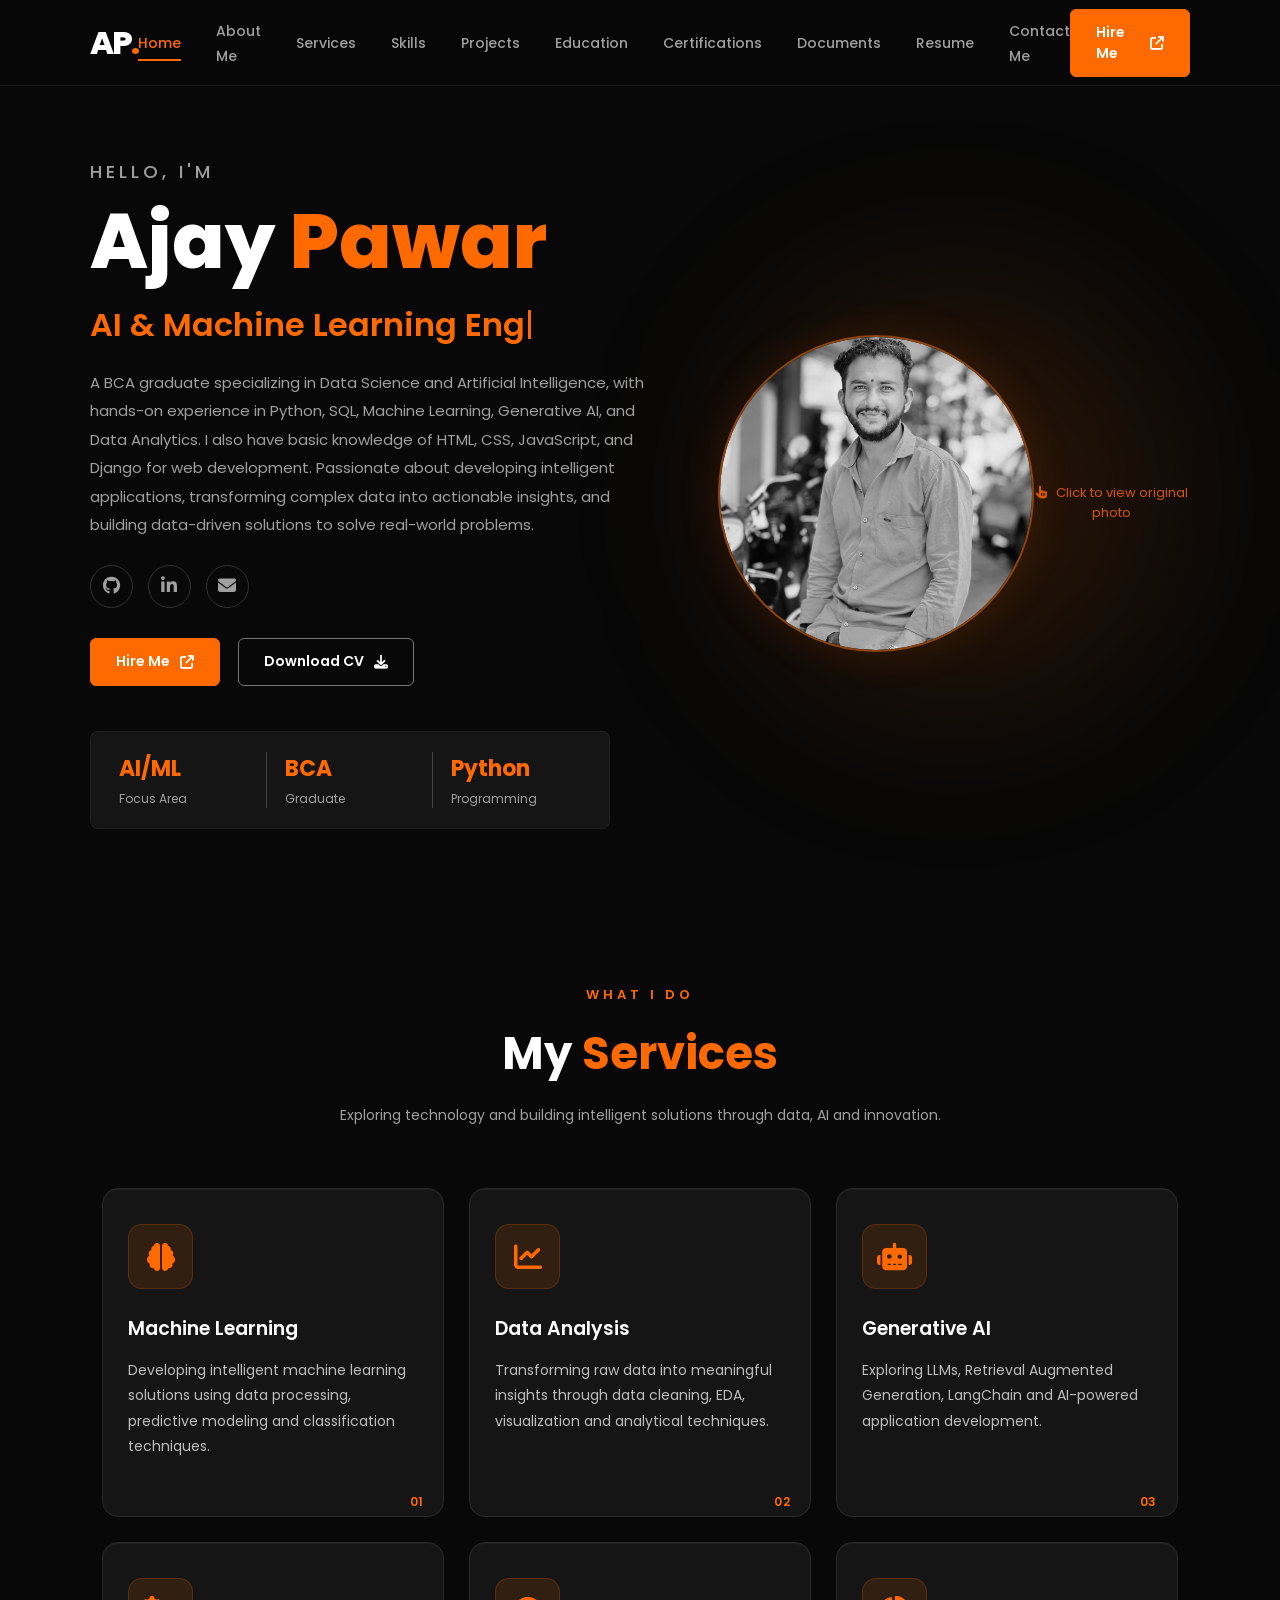
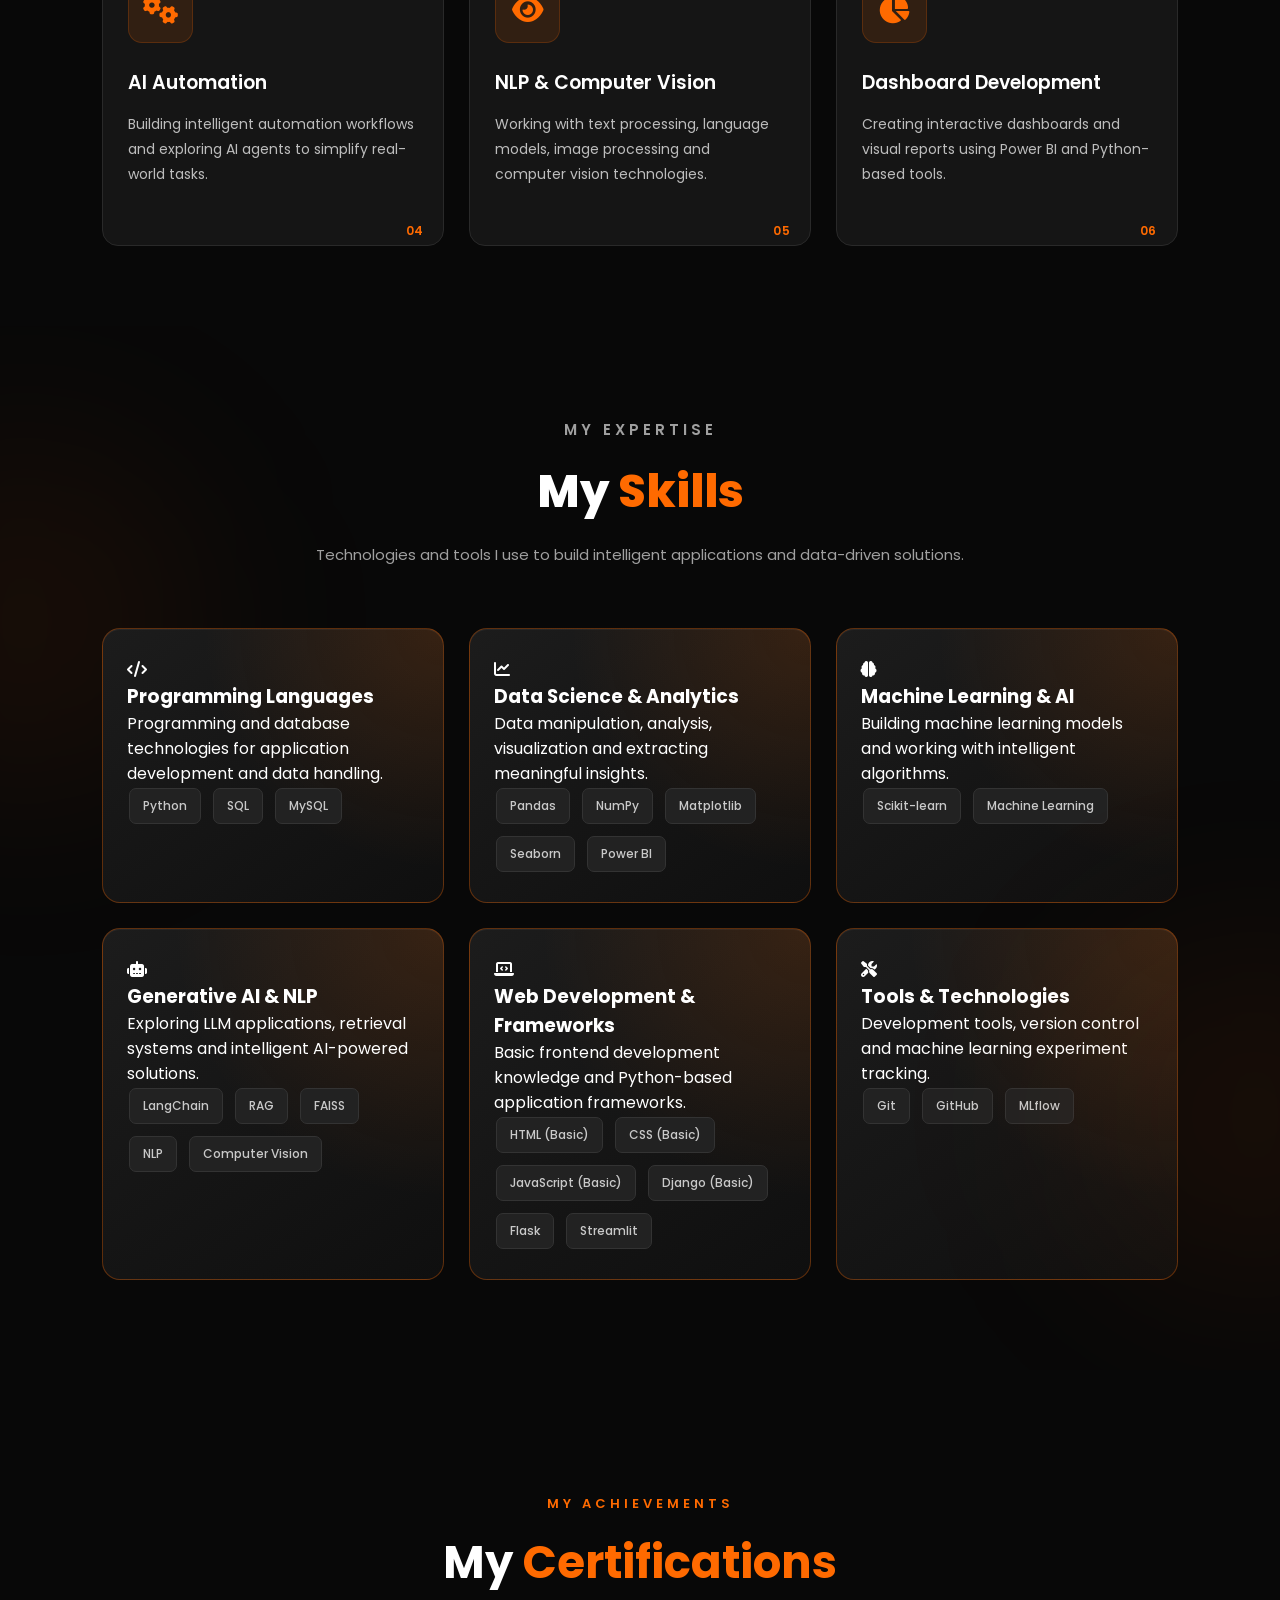
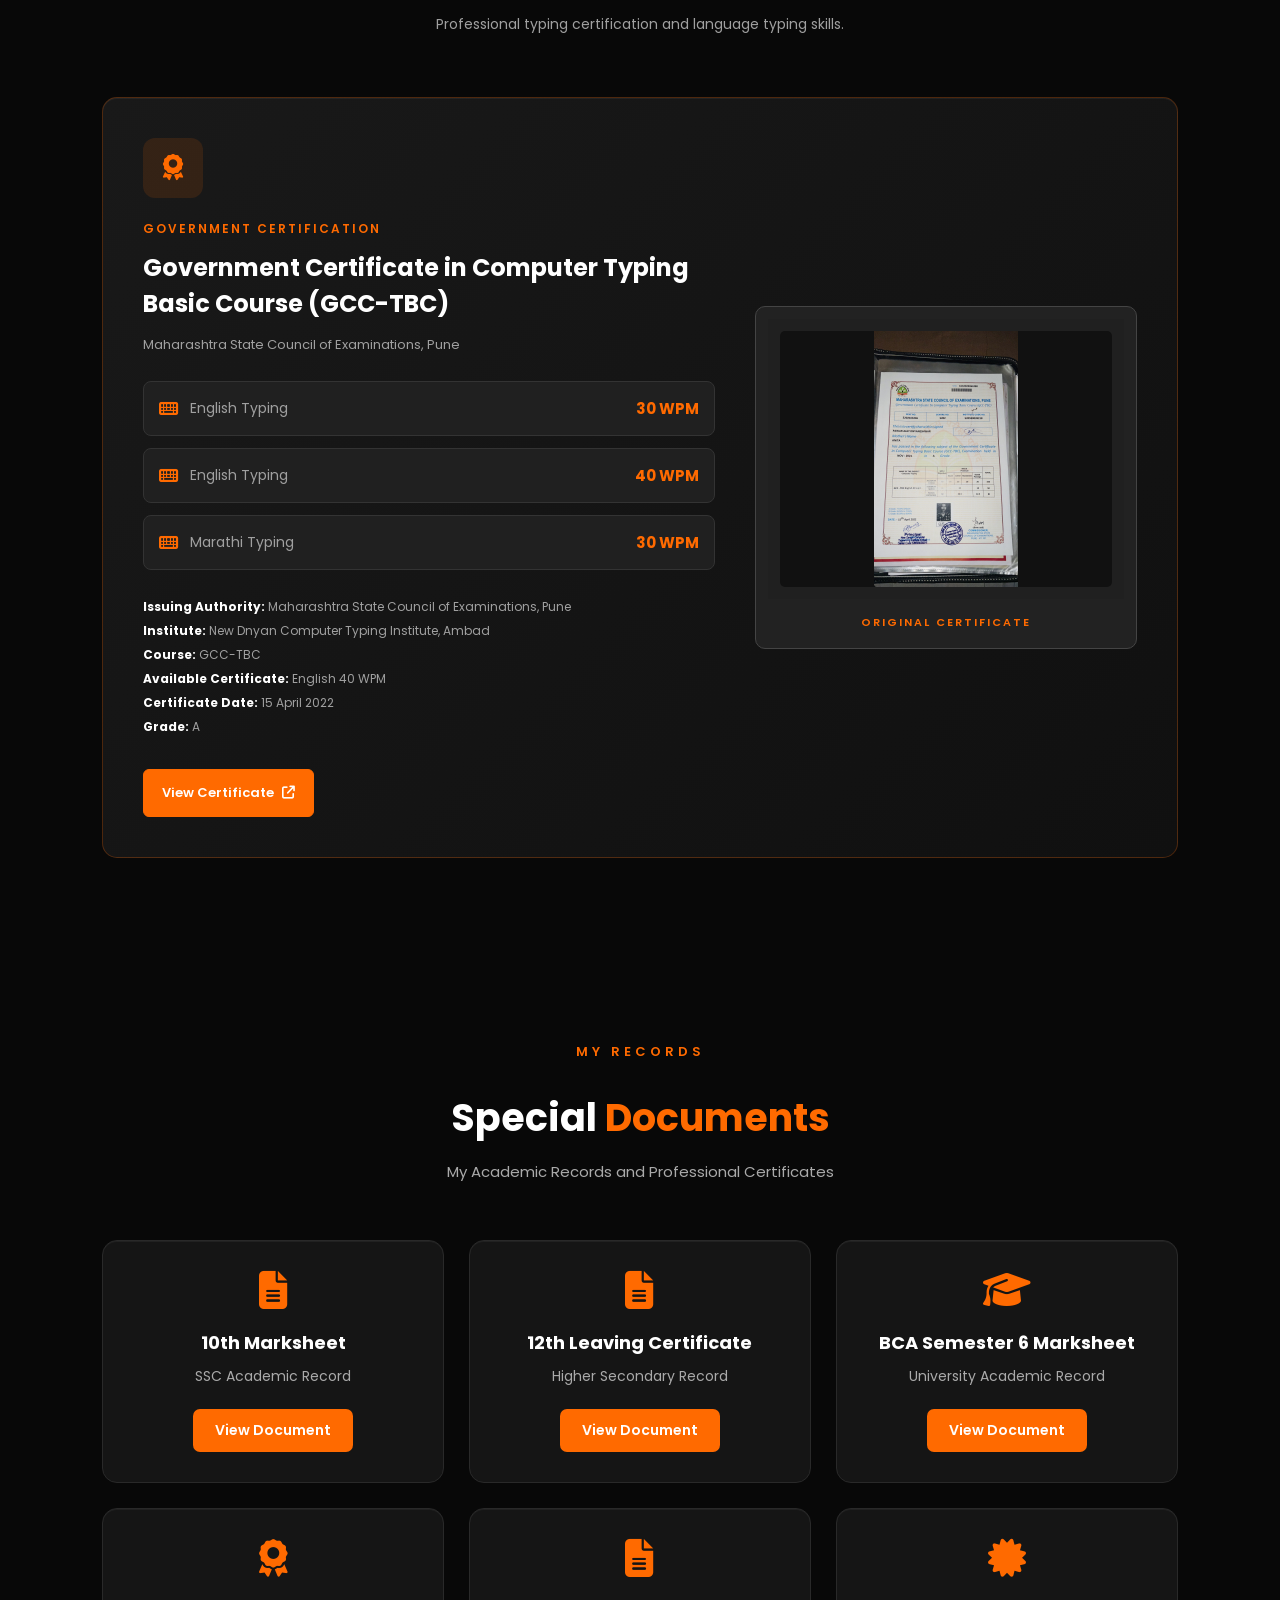
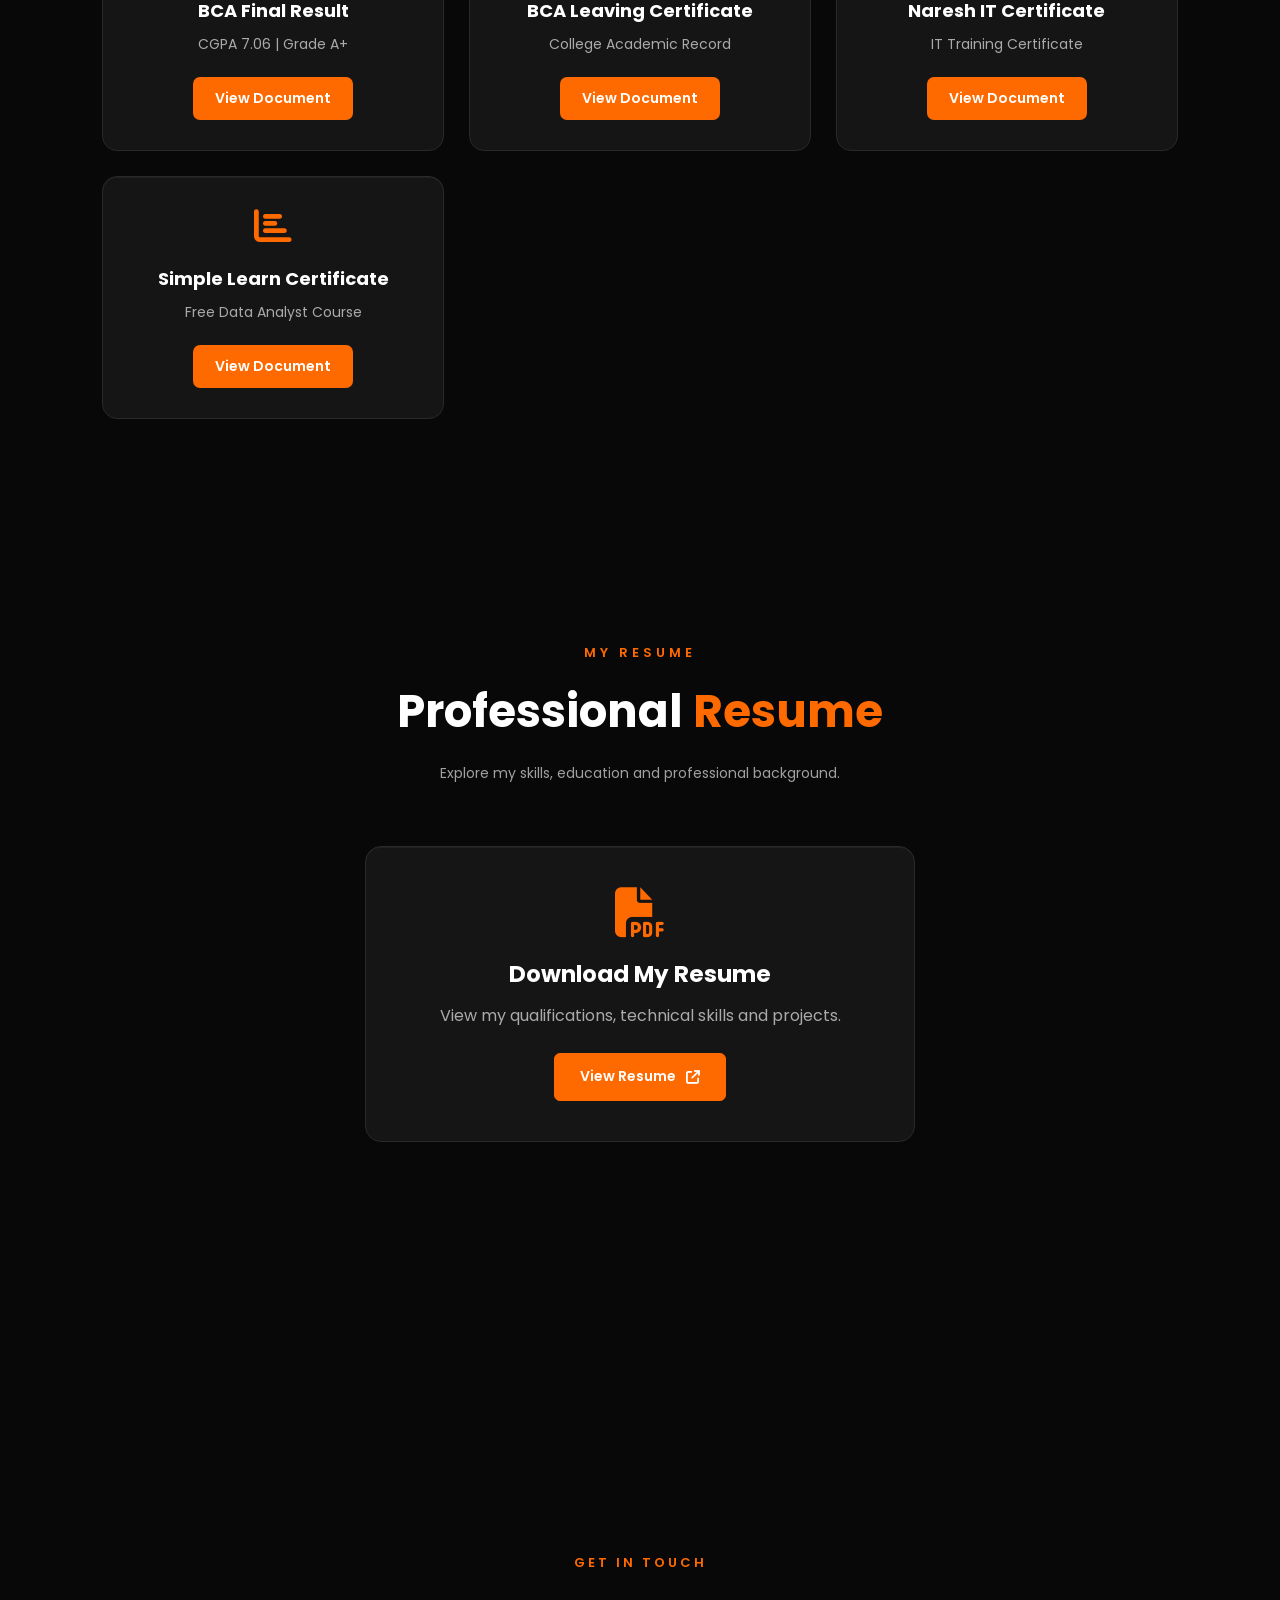
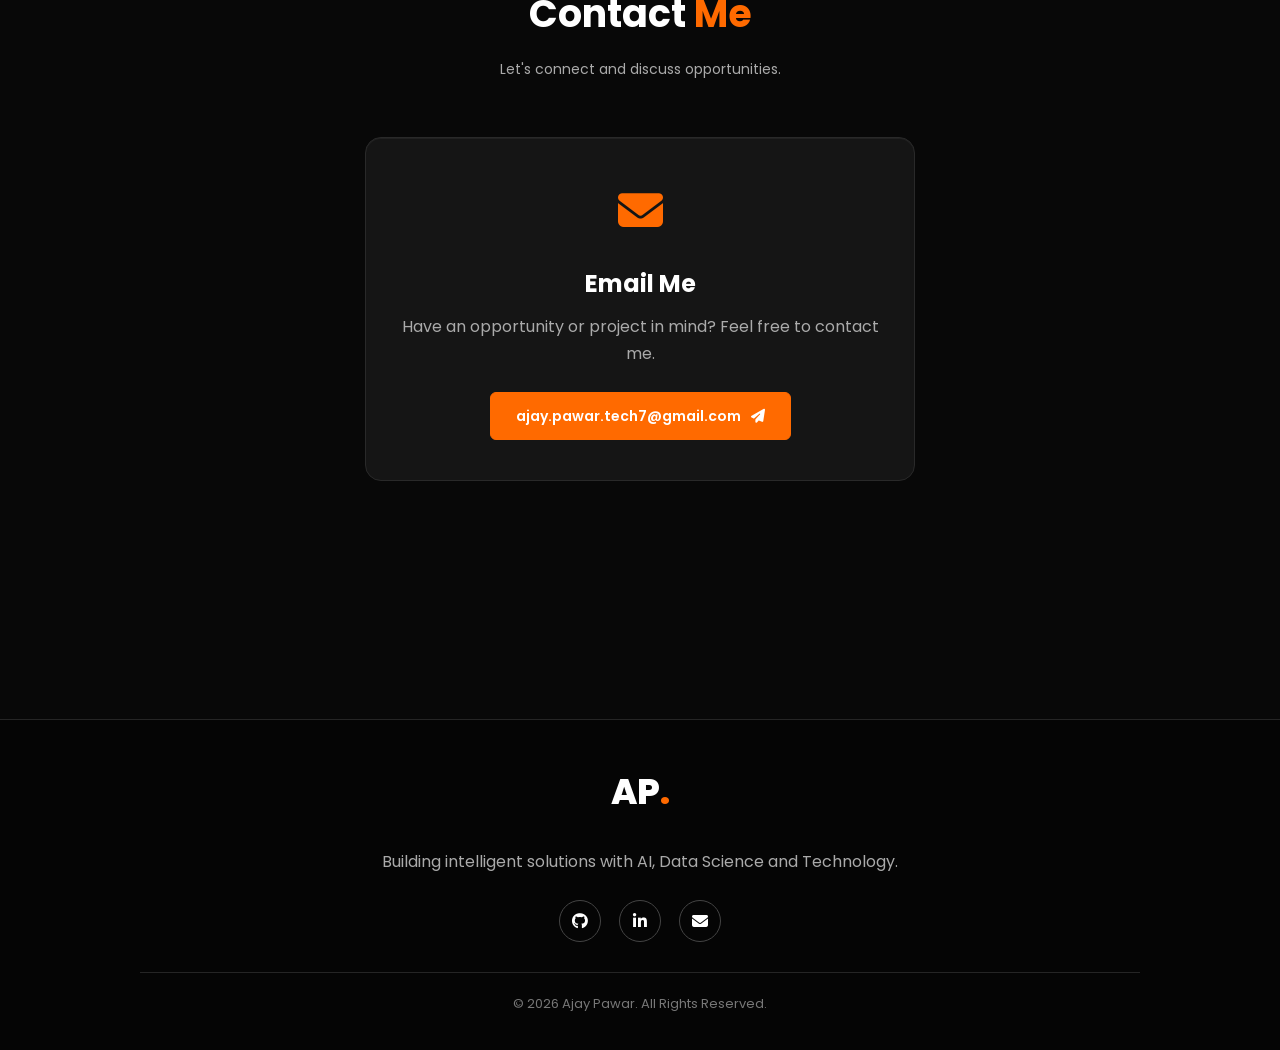
<file: index.html>
<!DOCTYPE html>
<html lang="en">

<head>
    <meta charset="UTF-8">
    <meta name="viewport" content="width=device-width, initial-scale=1.0">

    <meta name="description" content="Ajay Pawar - AI, Machine Learning and Data Science Portfolio">

    <meta name="author" content="Ajay Pawar">

    <title>Ajay Pawar | AI & Data Science Portfolio</title>

    <!-- Google Fonts -->
    <link rel="preconnect" href="https://fonts.googleapis.com">
    <link rel="preconnect" href="https://fonts.gstatic.com" crossorigin>

    <link href="https://fonts.googleapis.com/css2?family=Poppins:wght@300;400;500;600;700;800&display=swap" rel="stylesheet">

    <!-- CSS Files -->
    <link rel="stylesheet" href="css/style.css">
    <link rel="stylesheet" href="css/responsive.css">

    <!-- Font Awesome Icons -->
    <link rel="stylesheet" href="https://cdnjs.cloudflare.com/ajax/libs/font-awesome/6.7.2/css/all.min.css">

</head>

<body>

    
<header id="header">

    
<nav class="navbar">

    <!-- Logo -->
    <a href="index.html" class="logo">
        AP<span>.</span>
    </a>

    <!-- Navigation Links -->
    <ul class="nav-links">
        <li><a href="index.html" class="nav-link active">Home</a></li>
        <li><a href="about.html" class="nav-link">About Me</a></li>
        <li><a href="services.html" class="nav-link">Services</a></li>
        <li><a href="skills.html" class="nav-link">Skills</a></li>
        <li><a href="projects.html" class="nav-link">Projects</a></li>
        <li><a href="education.html" class="nav-link">Education</a></li>
        <li><a href="certifications.html" class="nav-link">Certifications</a></li>
        <li><a href="documents.html" class="nav-link">Documents</a></li>
        <li><a href="resume.html" class="nav-link">Resume</a></li>
        <li><a href="contact.html" class="nav-link">Contact Me</a></li>
    </ul>

    <!-- Hire Me Button -->
    <a href="contact.html" class="hire-btn">
        Hire Me <i class="fa-solid fa-arrow-up-right-from-square"></i>
    </a>

</nav>


</header>



    <!-- Main Website Content -->
    <main>

        <!-- Hero Section -->
        
<section id="home" class="hero-section">

    <!-- LEFT SIDE CONTENT -->
    <div class="hero-content">

        <p class="hero-greeting">HELLO, I'M</p>

        <h1 class="hero-name">
            Ajay <span>Pawar</span>
        </h1>

        <h2 class="hero-role">
    <span id="typing-role"></span><span class="typing-cursor">|</span>
</h2>

        <p class="hero-description">
    A BCA graduate specializing in Data Science and Artificial
    Intelligence, with hands-on experience in Python, SQL,
    Machine Learning, Generative AI, and Data Analytics.
    I also have basic knowledge of HTML, CSS, JavaScript,
    and Django for web development.
    Passionate about developing intelligent applications,
    transforming complex data into actionable insights,
    and building data-driven solutions to solve real-world problems.
</p>

        <!-- SOCIAL MEDIA -->
        <div class="hero-socials">

            <a href="https://github.com/ajay-pawar-tech"
               target="_blank"
               rel="noopener noreferrer"
               aria-label="GitHub">
                <i class="fa-brands fa-github"></i>
            </a>

            <a href="https://www.linkedin.com/in/ajay-pawar-5b101737a/"
               target="_blank"
               rel="noopener noreferrer"
               aria-label="LinkedIn">
                <i class="fa-brands fa-linkedin-in"></i>
            </a>

            <a href="mailto:ajay.pawar.tech7@gmail.com"
               aria-label="Email">
                <i class="fa-solid fa-envelope"></i>
            </a>

        </div>

        <!-- HERO BUTTONS -->
        <div class="hero-buttons">

            <a href="#contact" class="btn btn-primary">
                Hire Me
                <i class="fa-solid fa-arrow-up-right-from-square"></i>
            </a>

            <a href="assets/resume/Ajay_Pawar_AI_Engineer_al.pdf"
   class="btn btn-outline"
   download>
                Download CV
                <i class="fa-solid fa-download"></i>
            </a>

        </div>

        <!-- HIGHLIGHTS -->
        <div class="hero-stats">

            <div class="stat-box">
                <h3>AI/ML</h3>
                <p>Focus Area</p>
            </div>

            <div class="stat-box">
                <h3>BCA</h3>
                <p>Graduate</p>
            </div>

            <div class="stat-box">
                <h3>Python</h3>
                <p>Programming</p>
            </div>

        </div>

    </div>


    
<!-- RIGHT SIDE PROFILE IMAGE -->
<div class="hero-image">

    <div class="image-circle">

        <img
            src="assets/images/profile.png"
            alt="Ajay Pawar - AI and Data Science Professional"
            class="profile-photo"
            id="profilePhoto"
            loading="eager"
            title="Click to view original photo"
        >

    </div>

    <div class="orange-glow"></div>

    <div class="photo-hint">
        <i class="fa-solid fa-hand-pointer"></i>
        Click to view original photo
    </div>

</div>
</section>



        
<!-- SERVICES SECTION -->

<section id="services" class="services-section">

    <div class="section-heading">
        <span class="section-subtitle">WHAT I DO</span>

        <h2>
            My <span>Services</span>
        </h2>

        <p>
            Exploring technology and building intelligent
            solutions through data, AI and innovation.
        </p>
    </div>


    <div class="services-container">

        <!-- SERVICE 1 -->
        <div class="service-card">

            <div class="service-icon">
                <i class="fa-solid fa-brain"></i>
            </div>

            <h3>Machine Learning</h3>

            <p>
                Developing intelligent machine learning
                solutions using data processing, predictive
                modeling and classification techniques.
            </p>

            <span class="service-number">01</span>

        </div>


        <!-- SERVICE 2 -->
        <div class="service-card">

            <div class="service-icon">
                <i class="fa-solid fa-chart-line"></i>
            </div>

            <h3>Data Analysis</h3>

            <p>
                Transforming raw data into meaningful insights
                through data cleaning, EDA, visualization
                and analytical techniques.
            </p>

            <span class="service-number">02</span>

        </div>


        <!-- SERVICE 3 -->
        <div class="service-card">

            <div class="service-icon">
                <i class="fa-solid fa-robot"></i>
            </div>

            <h3>Generative AI</h3>

            <p>
                Exploring LLMs, Retrieval Augmented Generation,
                LangChain and AI-powered application development.
            </p>

            <span class="service-number">03</span>

        </div>


        <!-- SERVICE 4 -->
        <div class="service-card">

            <div class="service-icon">
                <i class="fa-solid fa-gears"></i>
            </div>

            <h3>AI Automation</h3>

            <p>
                Building intelligent automation workflows
                and exploring AI agents to simplify
                real-world tasks.
            </p>

            <span class="service-number">04</span>

        </div>


        <!-- SERVICE 5 -->
        <div class="service-card">

            <div class="service-icon">
                <i class="fa-solid fa-eye"></i>
            </div>

            <h3>NLP & Computer Vision</h3>

            <p>
                Working with text processing, language models,
                image processing and computer vision technologies.
            </p>

            <span class="service-number">05</span>

        </div>


        <!-- SERVICE 6 -->
        <div class="service-card">

            <div class="service-icon">
                <i class="fa-solid fa-chart-pie"></i>
            </div>

            <h3>Dashboard Development</h3>

            <p>
                Creating interactive dashboards and
                visual reports using Power BI
                and Python-based tools.
            </p>

            <span class="service-number">06</span>

        </div>

    </div>

</section>


        <!-- About Section -->
        <section id="about">

        </section>

        <!-- Skills Section -->
        
<!-- ================================
     MY SKILLS SECTION
================================ -->

<section id="skills" class="skills-section">

    <!-- Section Heading -->
    <div class="section-heading">

        <p class="section-subtitle">MY EXPERTISE</p>

        <h2>My <span>Skills</span></h2>

        <p class="section-description">
            Technologies and tools I use to build intelligent
            applications and data-driven solutions.
        </p>

    </div>


    <!-- Skills Container -->
    <div class="skills-container">


        <!-- 1. Programming -->
        <div class="skill-card">

            <div class="skill-icon">
                <i class="fa-solid fa-code"></i>
            </div>

            <h3>Programming Languages</h3>

            <p>
                Programming and database technologies
                for application development and data handling.
            </p>

            <div class="skill-tags">
                <span>Python</span>
                <span>SQL</span>
                <span>MySQL</span>
            </div>

        </div>


        <!-- 2. Data Science -->
        <div class="skill-card">

            <div class="skill-icon">
                <i class="fa-solid fa-chart-line"></i>
            </div>

            <h3>Data Science & Analytics</h3>

            <p>
                Data manipulation, analysis, visualization
                and extracting meaningful insights.
            </p>

            <div class="skill-tags">
                <span>Pandas</span>
                <span>NumPy</span>
                <span>Matplotlib</span>
                <span>Seaborn</span>
                <span>Power BI</span>
            </div>

        </div>


        <!-- 3. Machine Learning -->
        <div class="skill-card">

            <div class="skill-icon">
                <i class="fa-solid fa-brain"></i>
            </div>

            <h3>Machine Learning & AI</h3>

            <p>
                Building machine learning models
                and working with intelligent algorithms.
            </p>

            <div class="skill-tags">
                <span>Scikit-learn</span>
                <span>Machine Learning</span>
            </div>

        </div>


        <!-- 4. Generative AI -->
        <div class="skill-card">

            <div class="skill-icon">
                <i class="fa-solid fa-robot"></i>
            </div>

            <h3>Generative AI & NLP</h3>

            <p>
                Exploring LLM applications, retrieval systems
                and intelligent AI-powered solutions.
            </p>

            <div class="skill-tags">
                <span>LangChain</span>
                <span>RAG</span>
                <span>FAISS</span>
                <span>NLP</span>
                <span>Computer Vision</span>
            </div>

        </div>


        <!-- 5. Web Development -->
        <div class="skill-card">

            <div class="skill-icon">
                <i class="fa-solid fa-laptop-code"></i>
            </div>

            <h3>Web Development & Frameworks</h3>

            <p>
                Basic frontend development knowledge
                and Python-based application frameworks.
            </p>

            <div class="skill-tags">
                <span>HTML (Basic)</span>
                <span>CSS (Basic)</span>
                <span>JavaScript (Basic)</span>
                <span>Django (Basic)</span>
                <span>Flask</span>
                <span>Streamlit</span>
            </div>

        </div>


        <!-- 6. Tools & Technologies -->
        <div class="skill-card">

            <div class="skill-icon">
                <i class="fa-solid fa-screwdriver-wrench"></i>
            </div>

            <h3>Tools & Technologies</h3>

            <p>
                Development tools, version control
                and machine learning experiment tracking.
            </p>

            <div class="skill-tags">
                <span>Git</span>
                <span>GitHub</span>
                <span>MLflow</span>
            </div>

        </div>


    </div>

</section>


        <!-- Projects Section -->
        <section id="projects">

        </section>

        <!-- Education Section -->
        <section id="education">

        </section>

        
<!-- CERTIFICATIONS SECTION -->

<section id="certifications" class="certifications-section">

    <div class="section-heading">

        <span class="section-subtitle">
            MY ACHIEVEMENTS
        </span>

        <h2>
            My <span>Certifications</span>
        </h2>

        <p>
            Professional typing certification and language
            typing skills.
        </p>

    </div>


    <div class="certification-card">

        <!-- LEFT CONTENT -->

        <div class="certification-content">

            <div class="certificate-icon">
                <i class="fa-solid fa-award"></i>
            </div>

            <span class="certificate-label">
                GOVERNMENT CERTIFICATION
            </span>

            <h3>
                Government Certificate in Computer Typing
                Basic Course (GCC-TBC)
            </h3>

            <p class="certificate-authority">
                Maharashtra State Council of Examinations, Pune
            </p>


            <!-- TYPING COURSES -->

            <div class="typing-courses">

                <div class="typing-item">
                    <i class="fa-solid fa-keyboard"></i>
                    <span>English Typing</span>
                    <strong>30 WPM</strong>
                </div>

                <div class="typing-item">
                    <i class="fa-solid fa-keyboard"></i>
                    <span>English Typing</span>
                    <strong>40 WPM</strong>
                </div>

                <div class="typing-item">
                    <i class="fa-solid fa-keyboard"></i>
                    <span>Marathi Typing</span>
                    <strong>30 WPM</strong>
                </div>

            </div>


            <!-- CERTIFICATE DETAILS -->

            <div class="certificate-details">

                <p>
                    <strong>Issuing Authority:</strong>
                    Maharashtra State Council of Examinations, Pune
                </p>

                <p>
                    <strong>Institute:</strong>
                    New Dnyan Computer Typing Institute, Ambad
                </p>

                <p>
                    <strong>Course:</strong> GCC-TBC
                </p>

                <p>
                    <strong>Available Certificate:</strong>
                    English 40 WPM
                </p>

                <p>
                    <strong>Certificate Date:</strong>
                    15 April 2022
                </p>

                <p>
                    <strong>Grade:</strong> A
                </p>

            </div>

            <a href="assets/images/English_Typing_40_WPM.png"
               target="_blank"
               rel="noopener noreferrer"
               class="btn btn-primary certificate-btn">

                View Certificate
                <i class="fa-solid fa-arrow-up-right-from-square"></i>

            </a>

        </div>


        <!-- RIGHT CERTIFICATE IMAGE -->

        <div class="certificate-preview">

           <div class="certificate-image">
    <img
        src="assets/images/English_Typing_40_WPM.png"
        alt="GCC-TBC English Computer Typing Certificate - 40 WPM"
        loading="lazy"
    >
</div>

            <span class="preview-label">
                ORIGINAL CERTIFICATE
            </span>

        </div>

    </div>

</section>


<!-- SPECIAL DOCUMENTS SECTION -->
<section id="documents" class="documents-section">

    <div class="section-heading">
        <span class="section-subtitle">MY RECORDS</span>
        <h2>Special <span>Documents</span></h2>
        <p>My Academic Records and Professional Certificates</p>
    </div>

    <div class="documents-container">

        <div class="document-card">
            <i class="fa-solid fa-file-lines"></i>
            <h3>10th Marksheet</h3>
            <p>SSC Academic Record</p>
            <a href="assets/documents/10th_Marksheet.png" target="_blank" rel="noopener noreferrer">View Document</a>
        </div>

        <div class="document-card">
            <i class="fa-solid fa-file-lines"></i>
            <h3>12th Leaving Certificate</h3>
            <p>Higher Secondary Record</p>
            <a href="assets/documents/12th_Leaving_Certificate.png" target="_blank" rel="noopener noreferrer">View Document</a>
        </div>

        <div class="document-card">
            <i class="fa-solid fa-graduation-cap"></i>
            <h3>BCA Semester 6 Marksheet</h3>
            <p>University Academic Record</p>
            <a href="assets/documents/BCA_Semester_6_Marksheet.png" target="_blank" rel="noopener noreferrer">View Document</a>
        </div>

        <div class="document-card">
            <i class="fa-solid fa-award"></i>
            <h3>BCA Final Result</h3>
            <p>CGPA 7.06 | Grade A+</p>
            <a href="assets/documents/BCA_Final_Semester_Result.png" target="_blank" rel="noopener noreferrer">View Document</a>
        </div>

        <div class="document-card">
            <i class="fa-solid fa-file-lines"></i>
            <h3>BCA Leaving Certificate</h3>
            <p>College Academic Record</p>
            <a href="assets/documents/BCA_Leaving_Certificate.png" target="_blank" rel="noopener noreferrer">View Document</a>
        </div>

        <div class="document-card">
            <i class="fa-solid fa-certificate"></i>
            <h3>Naresh IT Certificate</h3>
            <p>IT Training Certificate</p>
            <a href="assets/documents/Naresh_IT_Certificate.png" target="_blank" rel="noopener noreferrer">View Document</a>
        </div>

        <div class="document-card">
            <i class="fa-solid fa-chart-bar"></i>
            <h3>Simple Learn Certificate</h3>
            <p>Free Data Analyst Course</p>
            <a href="assets/documents/Simple_Learn_Certificate.png" target="_blank" rel="noopener noreferrer">View Document</a>
        </div>

    </div>
</section>

        
<!-- RESUME SECTION -->
<section id="resume" class="resume-section">

    <div class="section-heading">
        <span class="section-subtitle">MY RESUME</span>
        <h2>Professional <span>Resume</span></h2>
        <p>Explore my skills, education and professional background.</p>
    </div>

    <div class="resume-card">
        <i class="fa-solid fa-file-pdf"></i>

        <h3>Download My Resume</h3>

        <p>View my qualifications, technical skills and projects.</p>

        <a href="assets/resume/Ajay_Pawar_AI_Engineer_al.pdf"
   class="btn btn-primary"
   target="_blank"
   rel="noopener noreferrer">
            View Resume
            <i class="fa-solid fa-arrow-up-right-from-square"></i>
        </a>
    </div>

</section>


<!-- CONTACT SECTION -->
<section id="contact" class="contact-section">

    <div class="section-heading">
        <span class="section-subtitle">GET IN TOUCH</span>

        <h2>Contact <span>Me</span></h2>

        <p>Let's connect and discuss opportunities.</p>
    </div>

    <div class="contact-card">

        <div class="contact-icon">
            <i class="fa-solid fa-envelope"></i>
        </div>

        <h3>Email Me</h3>

        <p>Have an opportunity or project in mind? Feel free to contact me.</p>

        <a href="mailto:ajay.pawar.tech7@gmail.com"
           class="btn btn-primary">
            ajay.pawar.tech7@gmail.com
            <i class="fa-solid fa-paper-plane"></i>
        </a>

    </div>

</section>

</main>


<!-- WEBSITE FOOTER -->
<footer id="footer">

    <div class="footer-content">

        <a href="index.html" class="footer-logo">AP<span>.</span></a>

        <p>Building intelligent solutions with AI, Data Science and Technology.</p>

        <div class="footer-socials">

            <a href="https://github.com/ajay-pawar-tech"
               target="_blank"
               rel="noopener noreferrer"
               aria-label="GitHub">
                <i class="fa-brands fa-github"></i>
            </a>

            <a href="https://www.linkedin.com/in/ajay-pawar-5b101737a/"
               target="_blank"
               rel="noopener noreferrer"
               aria-label="LinkedIn">
                <i class="fa-brands fa-linkedin-in"></i>
            </a>

            <a href="mailto:ajay.pawar.tech7@gmail.com"
               aria-label="Email">
                <i class="fa-solid fa-envelope"></i>
            </a>

        </div>

        <p class="copyright">
            © 2026 Ajay Pawar. All Rights Reserved.
        </p>

    </div>

</footer>



    <!-- JavaScript Files -->
    <script src="js/config.js"></script>
    <script src="js/script.js"></script>

</body>
</html>
</file>
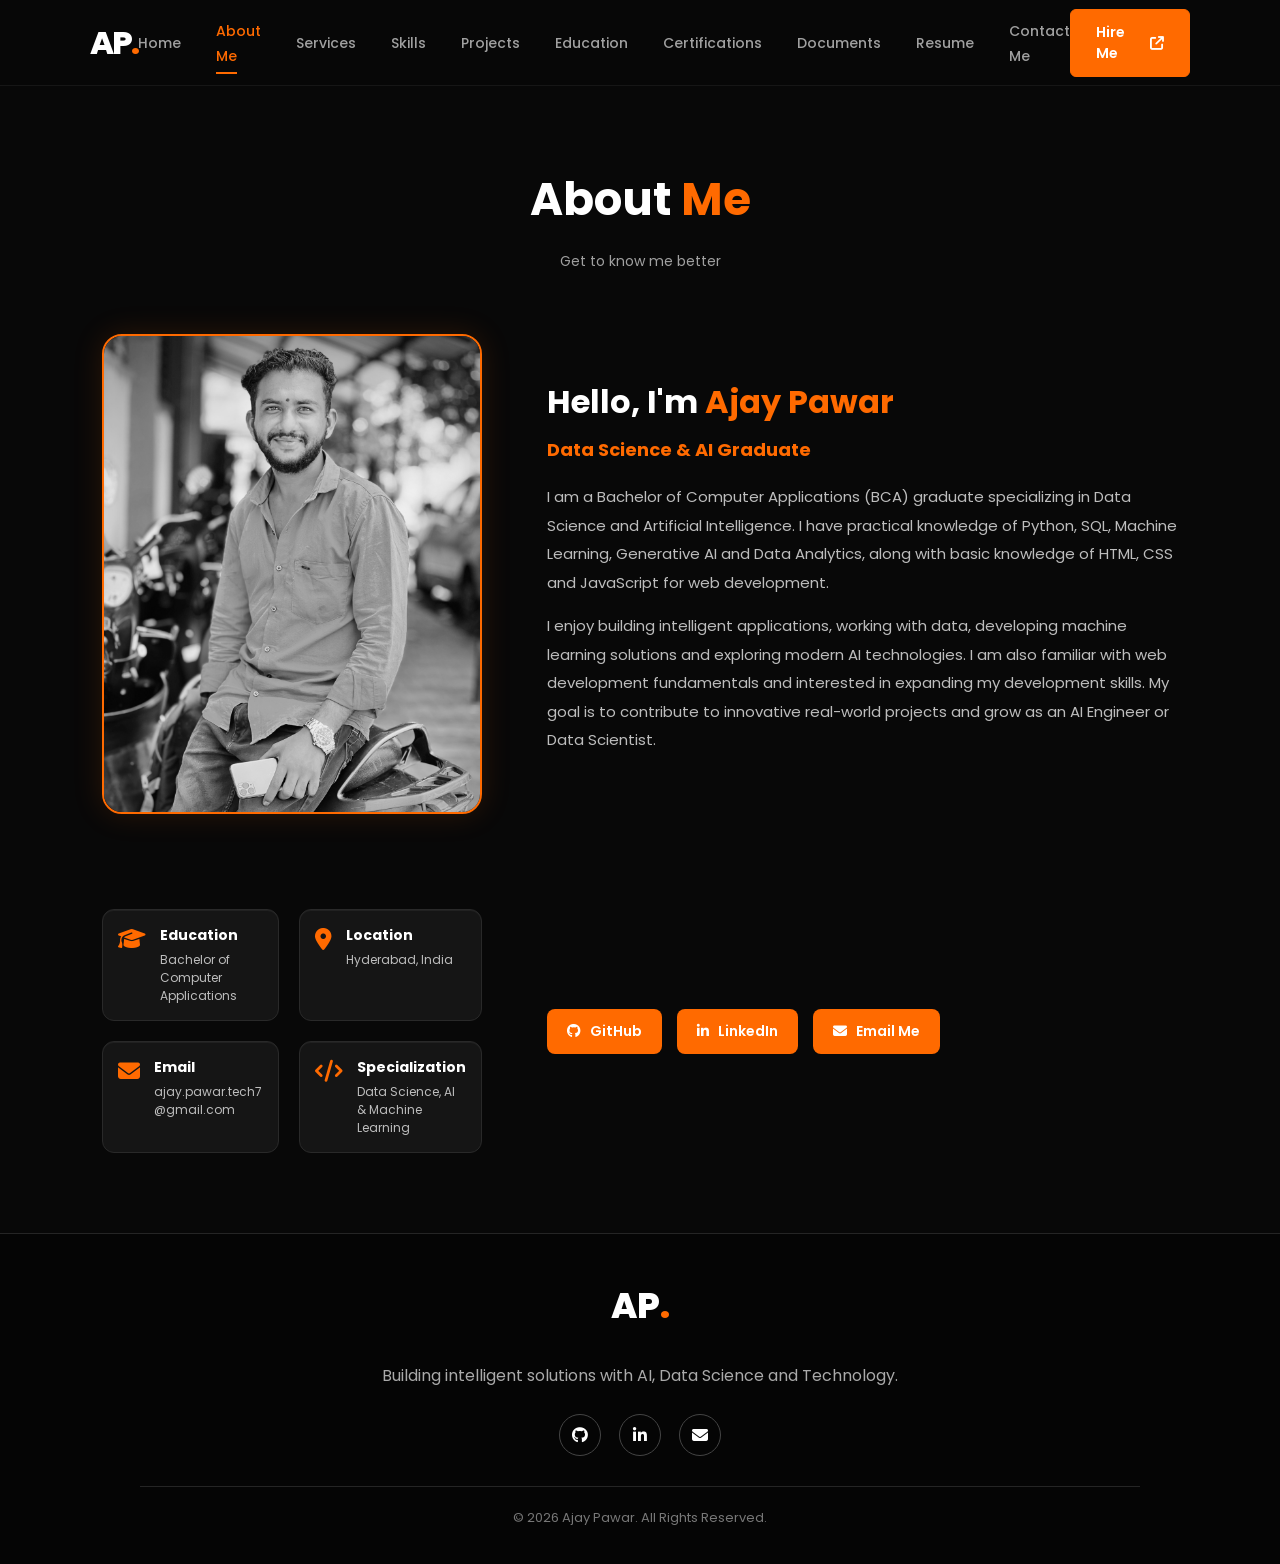
<file: about.html>
<!DOCTYPE html>
<html lang="en">

<head>
    <meta charset="UTF-8">
    <meta name="viewport" content="width=device-width, initial-scale=1.0">

    <title>About Me | Ajay Pawar</title>
    <meta name="description" content="Learn more about Ajay Pawar, a Data Science and AI graduate.">

    <!-- Google Fonts -->
    <link rel="preconnect" href="https://fonts.googleapis.com">
    <link rel="preconnect" href="https://fonts.gstatic.com" crossorigin>
    <link href="https://fonts.googleapis.com/css2?family=Poppins:wght@300;400;500;600;700&display=swap" rel="stylesheet">

    <!-- Font Awesome -->
    <link rel="stylesheet" href="https://cdnjs.cloudflare.com/ajax/libs/font-awesome/6.7.2/css/all.min.css">

    <!-- CSS -->
    <link rel="stylesheet" href="css/style.css">
    <link rel="stylesheet" href="css/responsive.css">
</head>

<body>

    <!-- HEADER / NAVBAR -->
    <header id="header">

        <nav class="navbar">

            <a href="index.html" class="logo">
                AP<span>.</span>
            </a>

            <ul class="nav-links">
                <li><a href="index.html" class="nav-link">Home</a></li>
                <li><a href="about.html" class="nav-link active">About Me</a></li>
                <li><a href="services.html" class="nav-link">Services</a></li>
                <li><a href="skills.html" class="nav-link">Skills</a></li>
                <li><a href="projects.html" class="nav-link">Projects</a></li>
                <li><a href="education.html" class="nav-link">Education</a></li>
                <li><a href="certifications.html" class="nav-link">Certifications</a></li>
                <li><a href="documents.html" class="nav-link">Documents</a></li>
                <li><a href="resume.html" class="nav-link">Resume</a></li>
                <li><a href="contact.html" class="nav-link">Contact Me</a></li>
            </ul>

            <a href="contact.html" class="hire-btn">
                Hire Me <i class="fa-solid fa-arrow-up-right-from-square"></i>
            </a>

        </nav>

    </header>


    <!-- MAIN CONTENT -->
    <main>

        <!-- ABOUT SECTION -->
        <section id="about" class="about-section">

            <div class="section-heading">
                <h2>About <span>Me</span></h2>
                <p>Get to know me better</p>
            </div>

            
<div class="about-container">

    <!-- About Image -->
    <div class="about-image">
        <img src="assets/images/profile.png"
             alt="Ajay Pawar - Data Science and AI Professional">
    </div>

    <!-- About Information -->
<div class="about-content">

    <h3>Hello, I'm <span>Ajay Pawar</span></h3>

    <h4>Data Science & AI Graduate</h4>

    <p>
        I am a Bachelor of Computer Applications (BCA) graduate
        specializing in Data Science and Artificial Intelligence.
        I have practical knowledge of Python, SQL, Machine Learning,
        Generative AI and Data Analytics, along with basic knowledge
        of HTML, CSS and JavaScript for web development.
    </p>

    <p>
        I enjoy building intelligent applications, working with data,
        developing machine learning solutions and exploring modern
        AI technologies. I am also familiar with web development
        fundamentals and interested in expanding my development skills.
        My goal is to contribute to innovative real-world projects
        and grow as an AI Engineer or Data Scientist.
    </p>

</div>

        <!-- Personal Details -->
        <div class="about-details">

            <div class="detail-item">
                <i class="fa-solid fa-graduation-cap"></i>
                <div>
                    <strong>Education</strong>
                    <span>Bachelor of Computer Applications</span>
                </div>
            </div>

            <div class="detail-item">
                <i class="fa-solid fa-location-dot"></i>
                <div>
                    <strong>Location</strong>
                    <span>Hyderabad, India</span>
                </div>
            </div>

            <div class="detail-item">
                <i class="fa-solid fa-envelope"></i>
                <div>
                    <strong>Email</strong>
                    <span>ajay.pawar.tech7@gmail.com</span>
                </div>
            </div>

            <div class="detail-item">
                <i class="fa-solid fa-code"></i>
                <div>
                    <strong>Specialization</strong>
                    <span>Data Science, AI & Machine Learning</span>
                </div>
            </div>

        </div>

        <!-- Social Links -->
        <div class="about-social-links">

            <a href="https://github.com/ajay-pawar-tech"
               target="_blank"
               rel="noopener noreferrer"
               class="about-social-btn">
                <i class="fa-brands fa-github"></i>
                GitHub
            </a>

            <a href="https://www.linkedin.com/in/ajay-pawar-5b101737a/"
               target="_blank"
               rel="noopener noreferrer"
               class="about-social-btn">
                <i class="fa-brands fa-linkedin-in"></i>
                LinkedIn
            </a>

            <a href="mailto:ajay.pawar.tech7@gmail.com"
               class="about-social-btn">
                <i class="fa-solid fa-envelope"></i>
                Email Me
            </a>

        </div>

    </div>

</div>


        </section>

    </main>


    <!-- WEBSITE FOOTER -->
    <footer id="footer">

        <div class="footer-content">

            <a href="index.html" class="footer-logo">
                AP<span>.</span>
            </a>

            <p>
                Building intelligent solutions with AI, Data Science and Technology.
            </p>

            <div class="footer-socials">

                <a href="https://github.com/ajay-pawar-tech"
                   target="_blank"
                   rel="noopener noreferrer"
                   aria-label="GitHub">
                    <i class="fa-brands fa-github"></i>
                </a>

                <a href="https://www.linkedin.com/in/ajay-pawar-5b101737a/"
                   target="_blank"
                   rel="noopener noreferrer"
                   aria-label="LinkedIn">
                    <i class="fa-brands fa-linkedin-in"></i>
                </a>

                <a href="mailto:ajay.pawar.tech7@gmail.com"
                   aria-label="Email">
                    <i class="fa-solid fa-envelope"></i>
                </a>

            </div>

            <p class="copyright">
                © 2026 Ajay Pawar. All Rights Reserved.
            </p>

        </div>

    </footer>


    <!-- JAVASCRIPT -->
    <script src="js/config.js"></script>
    <script src="js/script.js"></script>

</body>
</html>
</file>
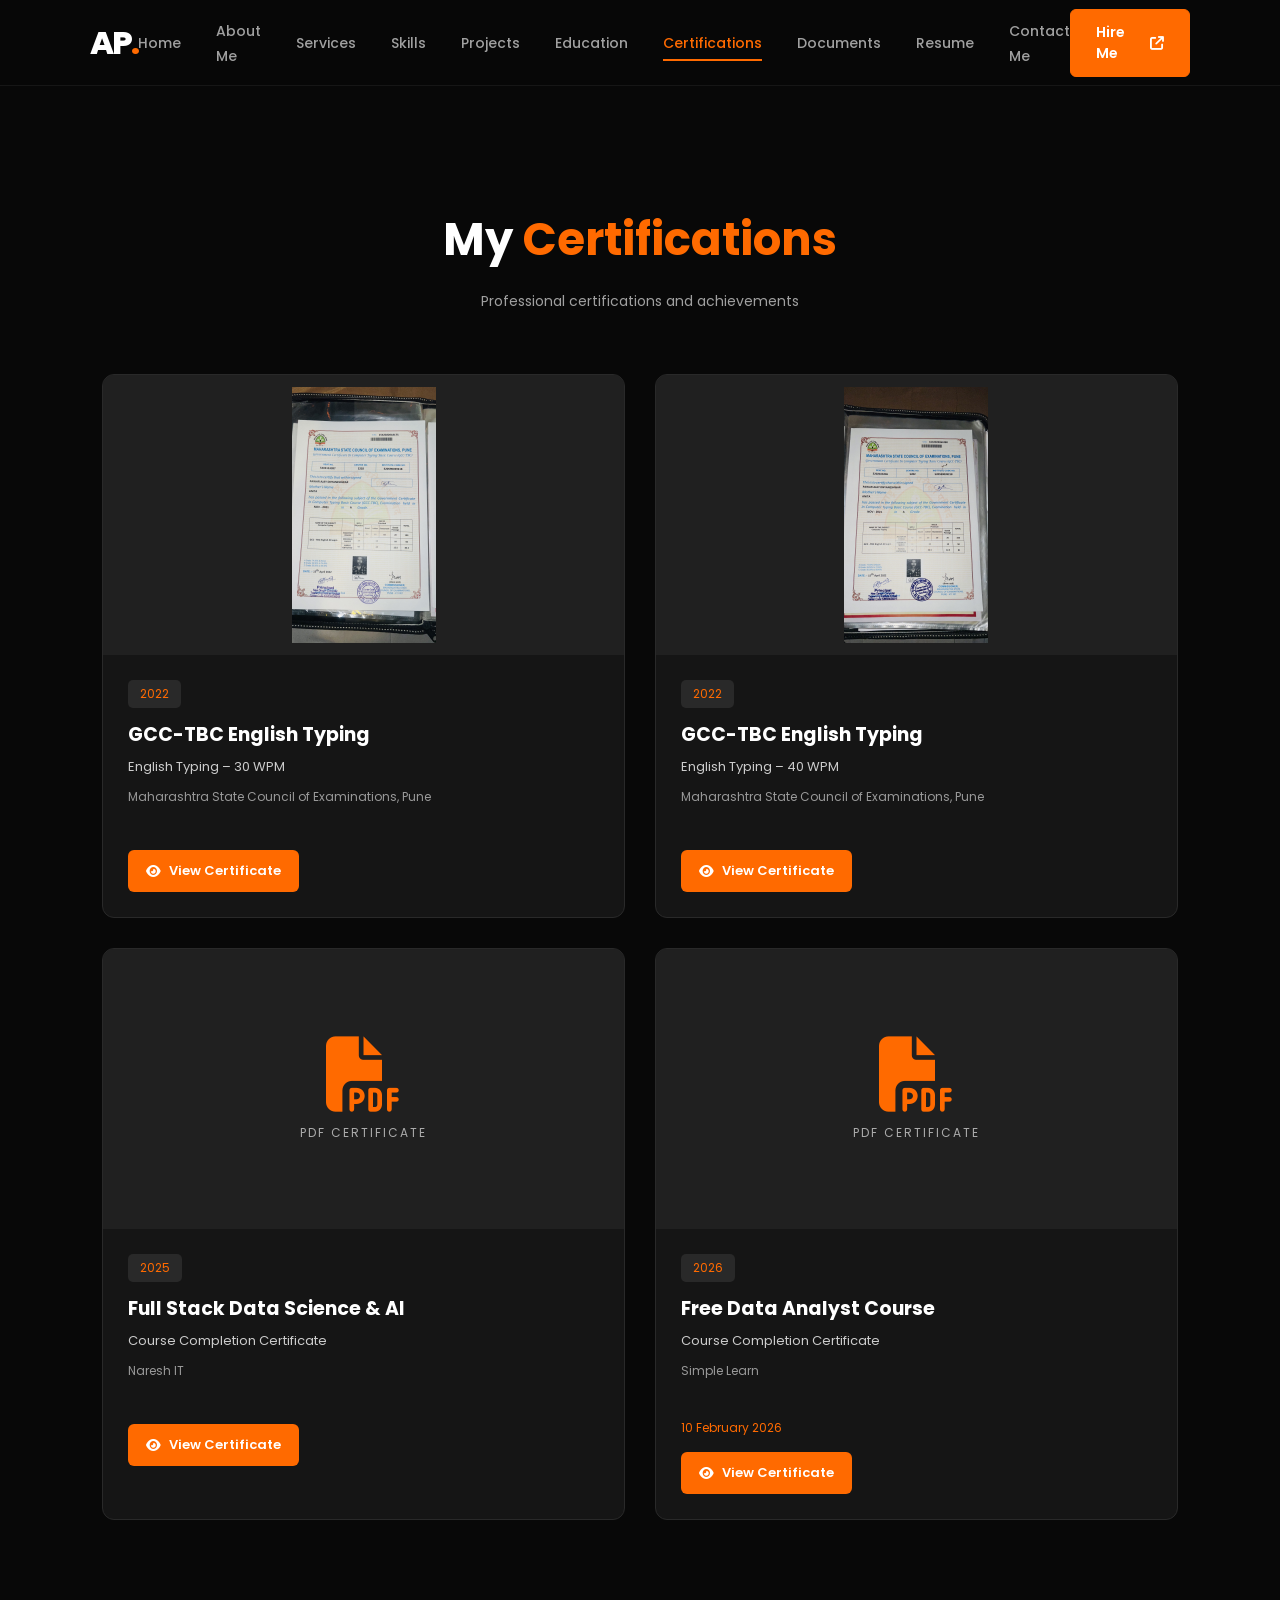
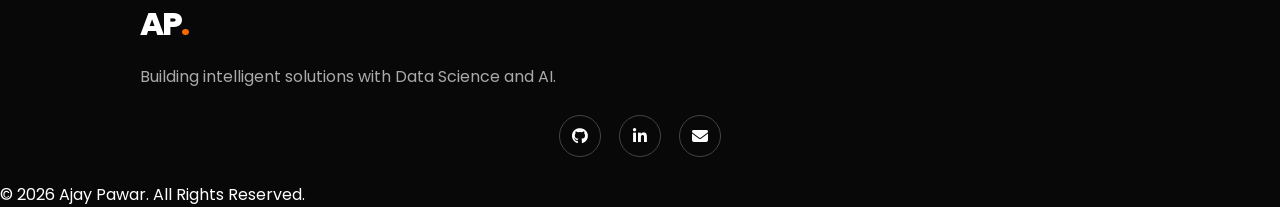
<file: certifications.html>
<!DOCTYPE html>
<html lang="en">

<head>
    <meta charset="UTF-8">
    <meta name="viewport" content="width=device-width, initial-scale=1.0">

    <title>Certifications | Ajay Pawar</title>
    <meta name="description" content="Explore Ajay Pawar's professional certifications and achievements.">

    <!-- Google Fonts -->
    <link rel="preconnect" href="https://fonts.googleapis.com">
    <link rel="preconnect" href="https://fonts.gstatic.com" crossorigin>
    <link href="https://fonts.googleapis.com/css2?family=Poppins:wght@300;400;500;600;700&display=swap" rel="stylesheet">

    <!-- Font Awesome -->
    <link rel="stylesheet" href="https://cdnjs.cloudflare.com/ajax/libs/font-awesome/6.7.2/css/all.min.css">

    <!-- CSS -->
    <link rel="stylesheet" href="css/style.css">
    <link rel="stylesheet" href="css/responsive.css">
</head>

<body>

    <!-- Navbar -->
    <header id="header">
        <nav class="navbar">

            <a href="index.html" class="logo">AP<span>.</span></a>

            <ul class="nav-links">
                <li><a href="index.html" class="nav-link">Home</a></li>
                <li><a href="about.html" class="nav-link">About Me</a></li>
                <li><a href="services.html" class="nav-link">Services</a></li>
                <li><a href="skills.html" class="nav-link">Skills</a></li>
                <li><a href="projects.html" class="nav-link">Projects</a></li>
                <li><a href="education.html" class="nav-link">Education</a></li>
                <li><a href="certifications.html" class="nav-link active">Certifications</a></li>
                <li><a href="documents.html" class="nav-link">Documents</a></li>
                <li><a href="resume.html" class="nav-link">Resume</a></li>
                <li><a href="contact.html" class="nav-link">Contact Me</a></li>
            </ul>

            <a href="contact.html" class="hire-btn">
                Hire Me <i class="fa-solid fa-arrow-up-right-from-square"></i>
            </a>

        </nav>
    </header>

    <!-- Main Content -->
    <main>

        <section id="certifications" class="certifications-section">

            <div class="section-heading">
                <h2>My <span>Certifications</span></h2>
                <p>Professional certifications and achievements</p>
            </div>

            <div class="certificates-grid">

                <!-- Certificate 1 -->
                <div class="certificate-card">

                    <div class="certificate-image">
                        <img src="assets/documents/English_Typing_30_WPM.png"
                             alt="GCC-TBC English Typing 30 WPM Certificate">
                    </div>

                    <div class="certificate-info">
                        <span class="certificate-year">2022</span>

                        <h3>GCC-TBC English Typing</h3>

                        <p>English Typing – 30 WPM</p>

                        <h4>Maharashtra State Council of Examinations, Pune</h4>

                        <a href="assets/documents/English_Typing_30_WPM.png"
                           target="_blank" class="certificate-btn">
                            <i class="fa-solid fa-eye"></i> View Certificate
                        </a>
                    </div>

                </div>

                <!-- Certificate 2 -->
                <div class="certificate-card">

                    <div class="certificate-image">
                        <img src="assets/documents/English_Typing_40_WPM.png"
                             alt="GCC-TBC English Typing 40 WPM Certificate">
                    </div>

                    <div class="certificate-info">
                        <span class="certificate-year">2022</span>

                        <h3>GCC-TBC English Typing</h3>

                        <p>English Typing – 40 WPM</p>

                        <h4>Maharashtra State Council of Examinations, Pune</h4>

                        <a href="assets/documents/English_Typing_40_WPM.png"
                           target="_blank" class="certificate-btn">
                            <i class="fa-solid fa-eye"></i> View Certificate
                        </a>
                    </div>

                </div>

                <!-- Certificate 3 -->
                <div class="certificate-card">

                    <div class="certificate-image pdf-certificate">
                        <i class="fa-solid fa-file-pdf"></i>
                        <span>PDF CERTIFICATE</span>
                    </div>

                    <div class="certificate-info">
                        <span class="certificate-year">2025</span>

                        <h3>Full Stack Data Science & AI</h3>

                        <p>Course Completion Certificate</p>

                        <h4>Naresh IT</h4>

                        <a href="assets/documents/Full%20Stack%20Data%20Science%20%26%20AI.pdf"
   target="_blank" class="certificate-btn">
    <i class="fa-solid fa-eye"></i> View Certificate
</a>
                    </div>

                </div>

                <!-- Certificate 4 -->
                <div class="certificate-card">

                    <div class="certificate-image pdf-certificate">
                        <i class="fa-solid fa-file-pdf"></i>
                        <span>PDF CERTIFICATE</span>
                    </div>

                    <div class="certificate-info">
                        <span class="certificate-year">2026</span>

                        <h3>Free Data Analyst Course</h3>

                        <p>Course Completion Certificate</p>

                        <h4>Simple Learn</h4>

                        <p class="certificate-date">10 February 2026</p>

                        <a href="assets/documents/Simple%20Learn%20Certificate.pdf"
   target="_blank" class="certificate-btn">
    <i class="fa-solid fa-eye"></i> View Certificate
</a>
                    </div>

                </div>

            </div>

        </section>

    </main>

    <!-- Footer -->
    <footer class="footer">

        <div class="footer-content">

            <a href="index.html" class="logo">AP<span>.</span></a>

            <p>Building intelligent solutions with Data Science and AI.</p>

            <div class="footer-socials">

                <a href="https://github.com/ajay-pawar-tech" target="_blank">
                    <i class="fa-brands fa-github"></i>
                </a>

                <a href="https://www.linkedin.com/in/ajay-pawar-5b101737a/" target="_blank">
                    <i class="fa-brands fa-linkedin-in"></i>
                </a>

                <a href="mailto:ajay.pawar.tech7@gmail.com">
                    <i class="fa-solid fa-envelope"></i>
                </a>

            </div>

        </div>

        <p class="copyright">
            © 2026 Ajay Pawar. All Rights Reserved.
        </p>

    </footer>

    <!-- JavaScript -->
    <script src="js/config.js"></script>
    <script src="js/script.js"></script>

</body>
</html>
</file>
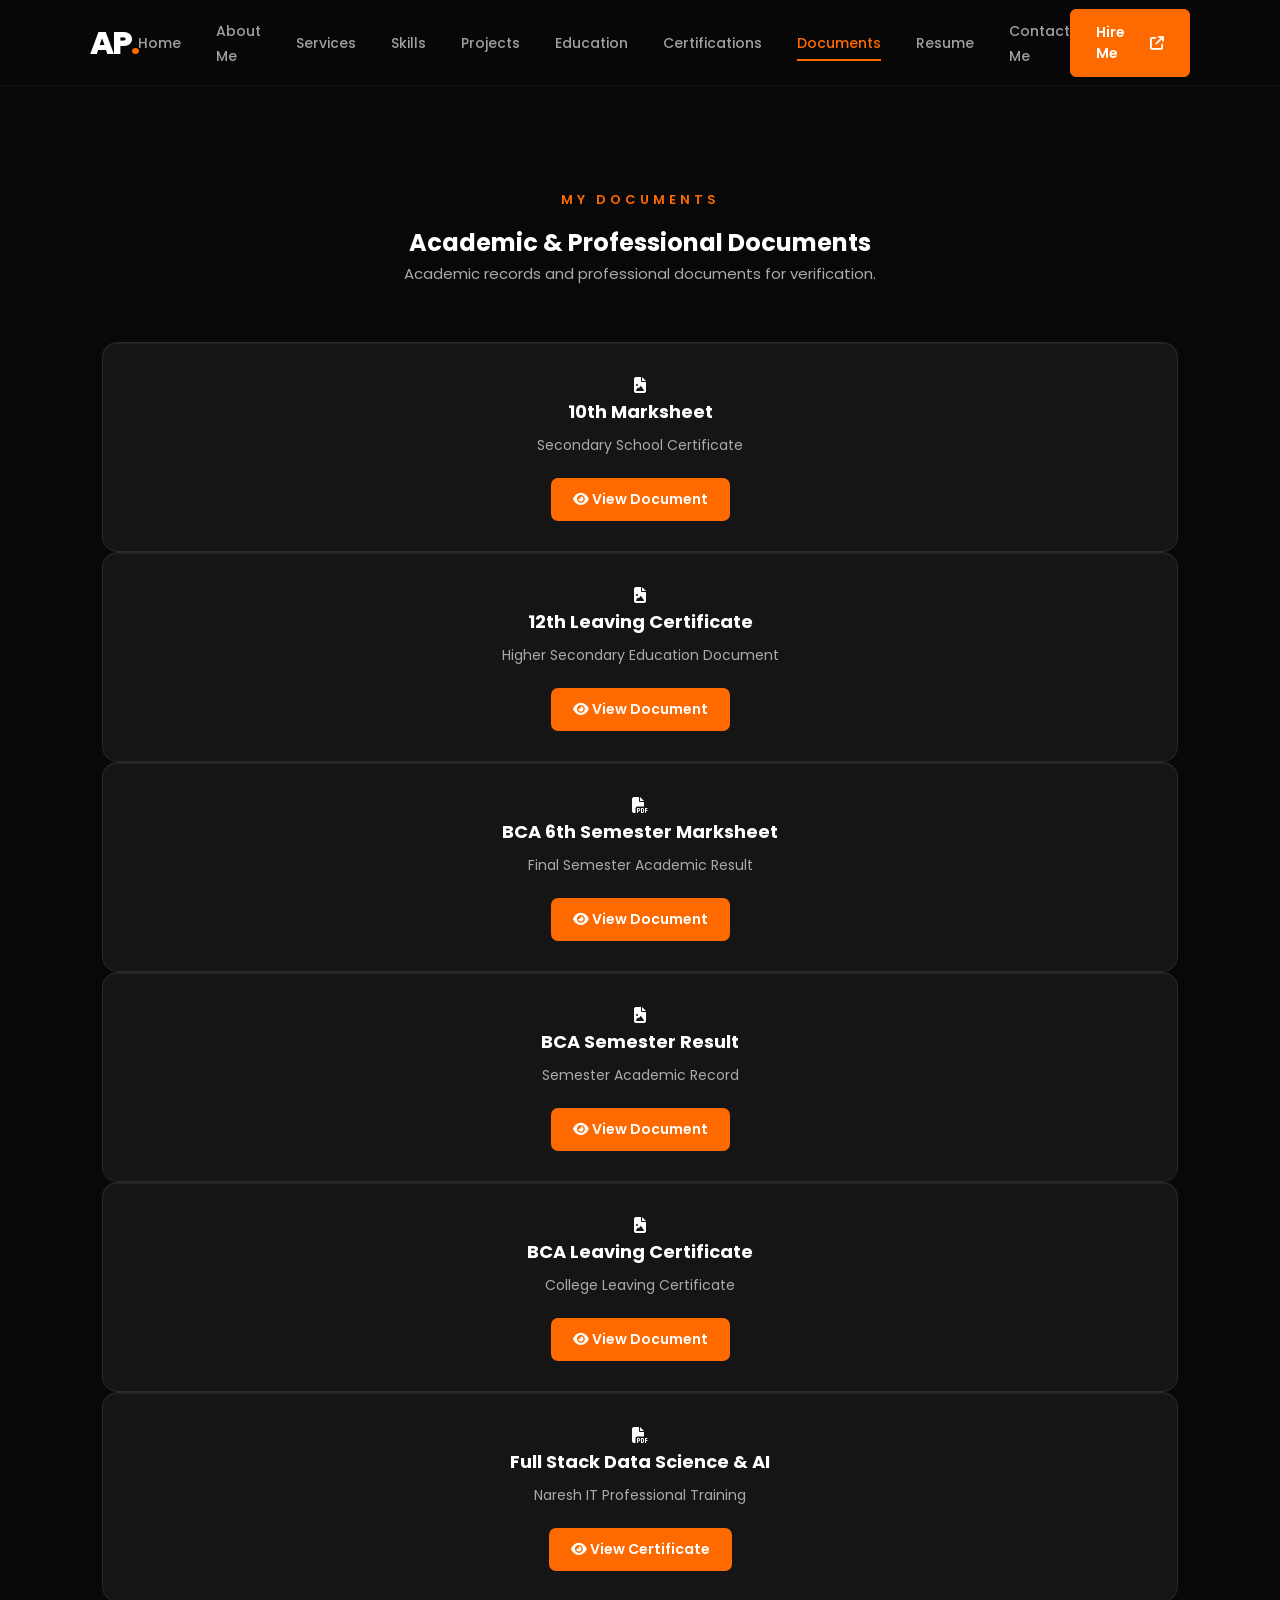
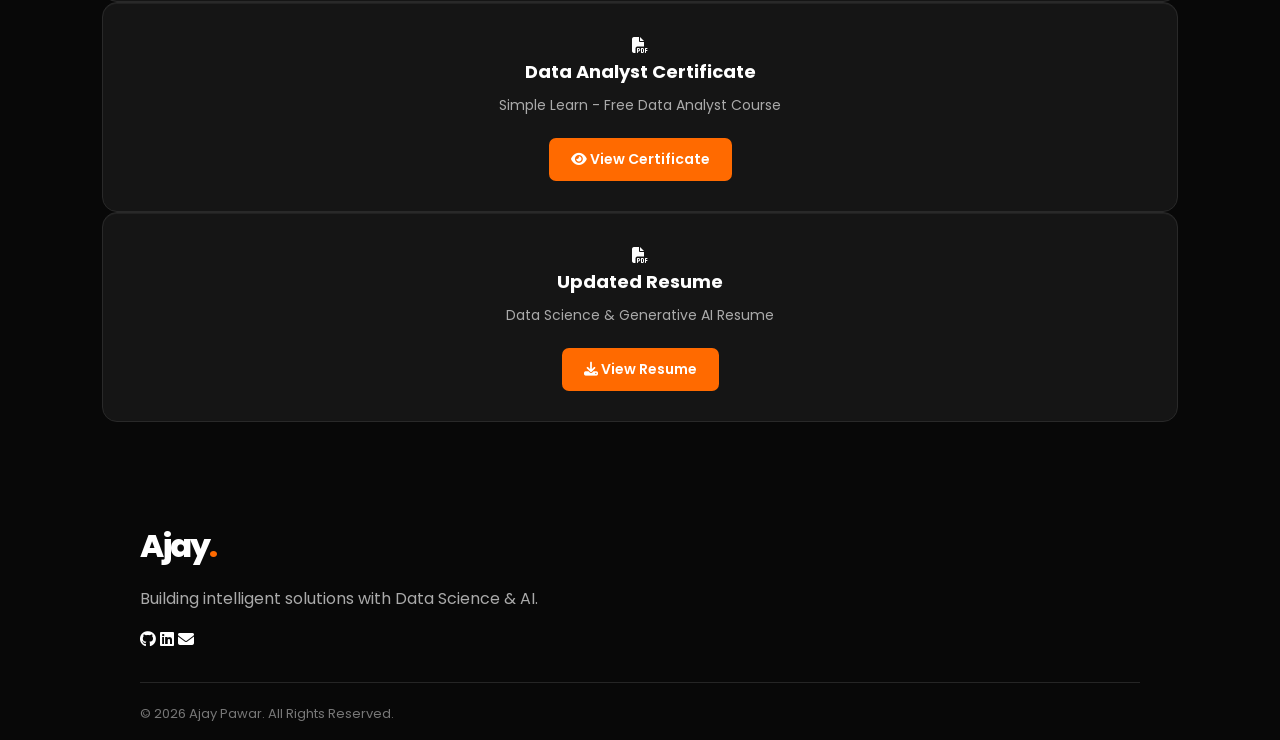
<file: documents.html>
<!DOCTYPE html>
<html lang="en">
<head>
    <meta charset="UTF-8">
    <meta name="viewport" content="width=device-width, initial-scale=1.0">
    <title>Documents | Ajay Pawar</title>

    <link rel="stylesheet" href="css/style.css">
    <link rel="stylesheet" href="css/responsive.css">
    <link rel="preconnect" href="https://fonts.googleapis.com">
    <link href="https://fonts.googleapis.com/css2?family=Poppins:wght@300;400;500;600;700&display=swap" rel="stylesheet">
    <link rel="stylesheet" href="https://cdnjs.cloudflare.com/ajax/libs/font-awesome/6.7.2/css/all.min.css">
</head>

<body>

    
<!-- NAVBAR -->
<header id="header">

    <nav class="navbar">

        <!-- Logo -->
        <a href="index.html" class="logo">
            AP<span>.</span>
        </a>

        <!-- Navigation Links -->
        <ul class="nav-links">
            <li><a href="index.html" class="nav-link">Home</a></li>
            <li><a href="about.html" class="nav-link">About Me</a></li>
            <li><a href="services.html" class="nav-link">Services</a></li>
            <li><a href="skills.html" class="nav-link">Skills</a></li>
            <li><a href="projects.html" class="nav-link">Projects</a></li>
            <li><a href="education.html" class="nav-link">Education</a></li>
            <li><a href="certifications.html" class="nav-link">Certifications</a></li>
            <li><a href="documents.html" class="nav-link active">Documents</a></li>
            <li><a href="resume.html" class="nav-link">Resume</a></li>
            <li><a href="contact.html" class="nav-link">Contact Me</a></li>
        </ul>

        <!-- Hire Me Button -->
        <a href="contact.html" class="hire-btn">
            Hire Me <i class="fa-solid fa-arrow-up-right-from-square"></i>
        </a>

    </nav>

</header>


    <!-- Documents Section -->
    <main>
        <section class="documents-section">
            <div class="section-heading">
                <span class="section-subtitle">MY DOCUMENTS</span>
                <h1>Academic & <span>Professional</span> Documents</h1>
                <p>Academic records and professional documents for verification.</p>
            </div>

            <div class="documents-grid">

                <!-- 10th Marksheet -->
                <div class="document-card">
                    <div class="document-icon">
                        <i class="fas fa-file-image"></i>
                    </div>
                    <h3>10th Marksheet</h3>
                    <p>Secondary School Certificate</p>
                    <a href="assets/documents/10th_Marksheet.png"
                       target="_blank" class="document-btn">
                        <i class="fas fa-eye"></i> View Document
                    </a>
                </div>

                <!-- 12th Leaving Certificate -->
                <div class="document-card">
                    <div class="document-icon">
                        <i class="fas fa-file-image"></i>
                    </div>
                    <h3>12th Leaving Certificate</h3>
                    <p>Higher Secondary Education Document</p>
                    <a href="assets/documents/12th_Leaving_Certificate.png"
                       target="_blank" class="document-btn">
                        <i class="fas fa-eye"></i> View Document
                    </a>
                </div>

                <!-- BCA Semester Marksheet -->
                <div class="document-card">
                    <div class="document-icon">
                        <i class="fas fa-file-pdf"></i>
                    </div>
                    <h3>BCA 6th Semester Marksheet</h3>
                    <p>Final Semester Academic Result</p>
                    <a href="assets/documents/BCA_6th_Semester_Marksheet.pdf"
                       target="_blank" class="document-btn">
                        <i class="fas fa-eye"></i> View Document
                    </a>
                </div>

                <!-- BCA Semester Result -->
                <div class="document-card">
                    <div class="document-icon">
                        <i class="fas fa-file-image"></i>
                    </div>
                    <h3>BCA Semester Result</h3>
                    <p>Semester Academic Record</p>
                    <a href="assets/documents/BCA_Final_Semester_Result.png"
                       target="_blank" class="document-btn">
                        <i class="fas fa-eye"></i> View Document
                    </a>
                </div>

                <!-- BCA Leaving Certificate -->
                <div class="document-card">
                    <div class="document-icon">
                        <i class="fas fa-file-image"></i>
                    </div>
                    <h3>BCA Leaving Certificate</h3>
                    <p>College Leaving Certificate</p>
                    <a href="assets/documents/BCA_Leaving_Certificate.png"
                       target="_blank" class="document-btn">
                        <i class="fas fa-eye"></i> View Document
                    </a>
                </div>

                <!-- Data Science Certificate -->
                <div class="document-card">
                    <div class="document-icon">
                        <i class="fas fa-file-pdf"></i>
                    </div>
                    <h3>Full Stack Data Science & AI</h3>
                    <p>Naresh IT Professional Training</p>
                    <a href="assets/documents/Full%20Stack%20Data%20Science%20%26%20AI.pdf"
                       target="_blank" class="document-btn">
                        <i class="fas fa-eye"></i> View Certificate
                    </a>
                </div>

                <!-- Simple Learn Certificate -->
                <div class="document-card">
                    <div class="document-icon">
                        <i class="fas fa-file-pdf"></i>
                    </div>
                    <h3>Data Analyst Certificate</h3>
                    <p>Simple Learn - Free Data Analyst Course</p>
                    <a href="assets/documents/Simple%20Learn%20Certificate.pdf"
                       target="_blank" class="document-btn">
                        <i class="fas fa-eye"></i> View Certificate
                    </a>
                </div>

                <!-- Resume -->
                <div class="document-card">
                    <div class="document-icon">
                        <i class="fas fa-file-pdf"></i>
                    </div>
                    <h3>Updated Resume</h3>
                    <p>Data Science & Generative AI Resume</p>
                    <a href="assets/resume/Ajay_Pawar_Gen_AI_4.pdf"
                       target="_blank" class="document-btn">
                        <i class="fas fa-download"></i> View Resume
                    </a>
                </div>

            </div>
        </section>
    </main>

    <!-- Footer -->
    <footer class="footer">
        <div class="footer-content">
            <a href="index.html" class="logo">Ajay<span>.</span></a>
            <p>Building intelligent solutions with Data Science & AI.</p>

            <div class="footer-social">
                <a href="https://github.com/ajay-pawar-tech" target="_blank">
                    <i class="fab fa-github"></i>
                </a>
                <a href="https://www.linkedin.com/in/ajay-pawar-5b101737a/" target="_blank">
                    <i class="fab fa-linkedin"></i>
                </a>
                <a href="mailto:ajay.pawar.tech7@gmail.com">
                    <i class="fas fa-envelope"></i>
                </a>
            </div>

            <p class="copyright">
                © 2026 Ajay Pawar. All Rights Reserved.
            </p>
        </div>
    </footer>

    <script src="js/config.js"></script>
    <script src="js/script.js"></script>

</body>
</html>
</file>
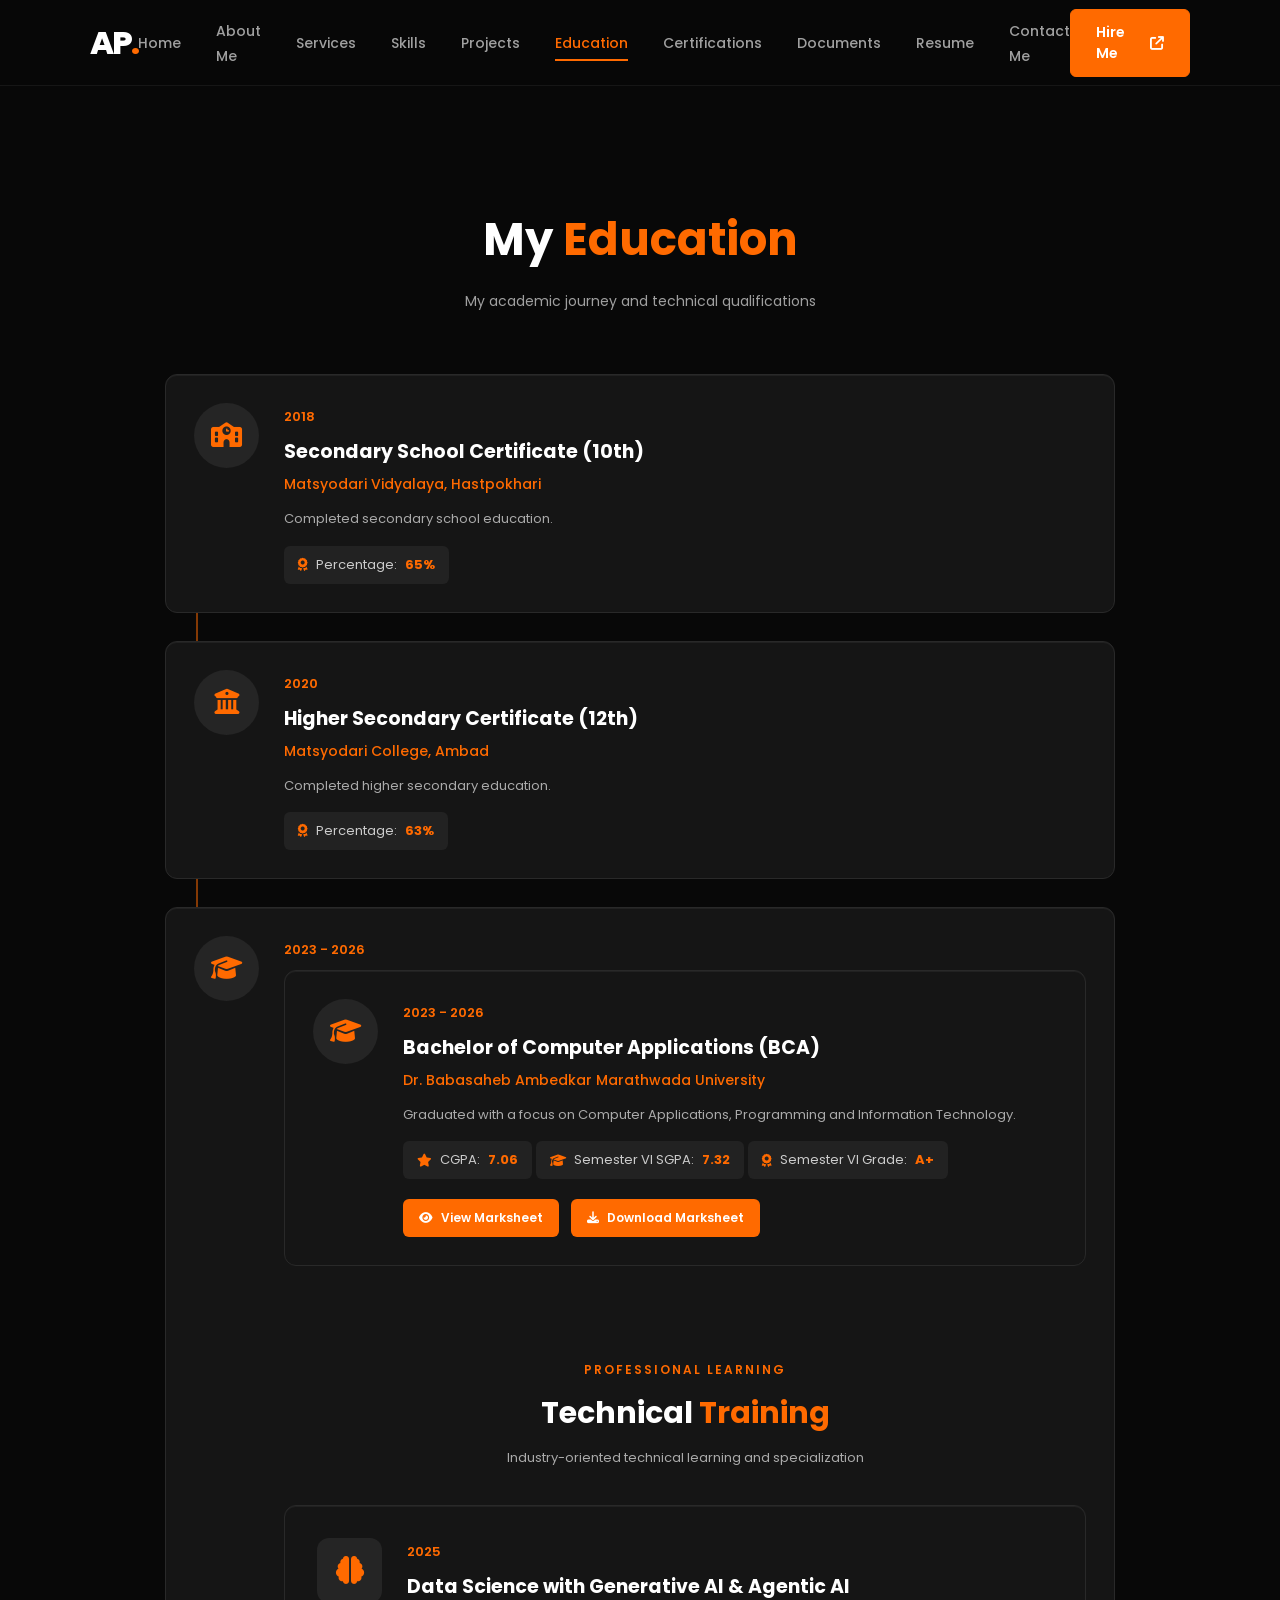
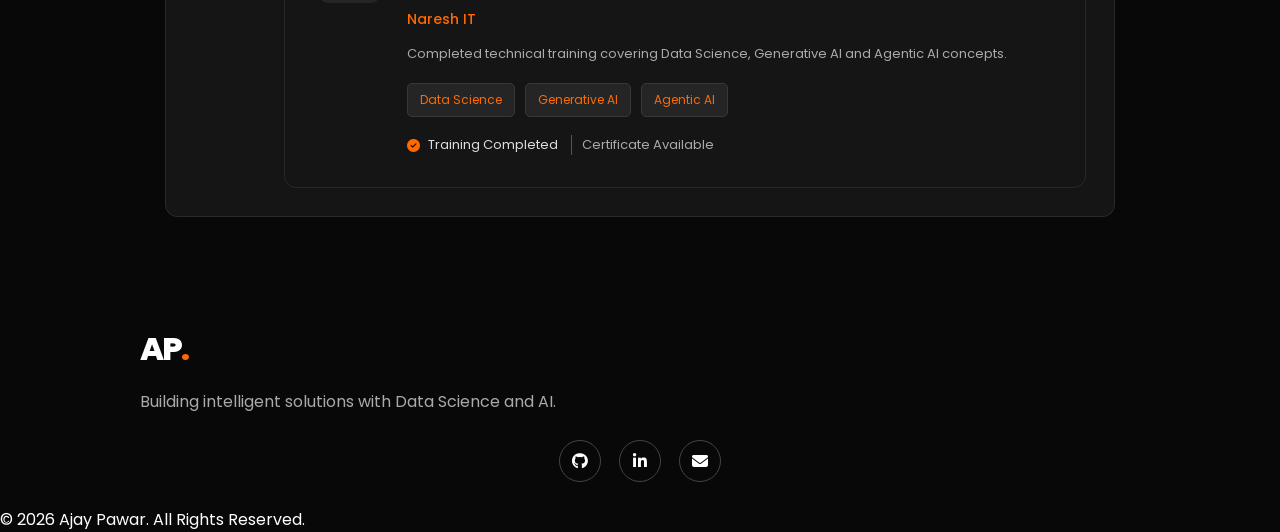
<file: education.html>
<!DOCTYPE html>
<html lang="en">

<head>
    <meta charset="UTF-8">
    <meta name="viewport" content="width=device-width, initial-scale=1.0">

    <title>Education | Ajay Pawar</title>
    <meta name="description" content="Explore Ajay Pawar's academic qualifications and technical training in Data Science and AI.">

    <!-- Google Fonts -->
    <link rel="preconnect" href="https://fonts.googleapis.com">
    <link rel="preconnect" href="https://fonts.gstatic.com" crossorigin>
    <link href="https://fonts.googleapis.com/css2?family=Poppins:wght@300;400;500;600;700&display=swap" rel="stylesheet">

    <!-- Font Awesome -->
    <link rel="stylesheet" href="https://cdnjs.cloudflare.com/ajax/libs/font-awesome/6.7.2/css/all.min.css">

    <!-- CSS -->
    <link rel="stylesheet" href="css/style.css">
    <link rel="stylesheet" href="css/responsive.css">
</head>

<body>

    <!-- Navbar -->
    <header id="header">
        <nav class="navbar">

            <a href="index.html" class="logo">AP<span>.</span></a>

            <ul class="nav-links">
                <li><a href="index.html" class="nav-link">Home</a></li>
                <li><a href="about.html" class="nav-link">About Me</a></li>
                <li><a href="services.html" class="nav-link">Services</a></li>
                <li><a href="skills.html" class="nav-link">Skills</a></li>
                <li><a href="projects.html" class="nav-link">Projects</a></li>
                <li><a href="education.html" class="nav-link active">Education</a></li>
                <li><a href="certifications.html" class="nav-link">Certifications</a></li>
                <li><a href="documents.html" class="nav-link">Documents</a></li>
                <li><a href="resume.html" class="nav-link">Resume</a></li>
                <li><a href="contact.html" class="nav-link">Contact Me</a></li>
            </ul>

            <a href="contact.html" class="hire-btn">
                Hire Me <i class="fa-solid fa-arrow-up-right-from-square"></i>
            </a>

        </nav>
    </header>

    <!-- Main Content -->
    <main>

        <section id="education" class="education-section">

            <div class="section-heading">
                <h2>My <span>Education</span></h2>
                <p>My academic journey and technical qualifications</p>
            </div>

            <!-- Academic Journey -->
            <div class="education-container">

                <div class="education-card">

                    <div class="education-icon">
                        <i class="fa-solid fa-school"></i>
                    </div>

                    <div class="education-details">
                        <span class="education-year">2018</span>

                        <h3>Secondary School Certificate (10th)</h3>

                        <h4>Matsyodari Vidyalaya, Hastpokhari</h4>

                        <p>Completed secondary school education.</p>

                        <div class="education-score">
                            <i class="fa-solid fa-award"></i>
                            Percentage: <strong>65%</strong>
                        </div>
                    </div>

                </div>

                <div class="education-card">

                    <div class="education-icon">
                        <i class="fa-solid fa-building-columns"></i>
                    </div>

                    <div class="education-details">
                        <span class="education-year">2020</span>

                        <h3>Higher Secondary Certificate (12th)</h3>

                        <h4>Matsyodari College, Ambad</h4>

                        <p>Completed higher secondary education.</p>

                        <div class="education-score">
                            <i class="fa-solid fa-award"></i>
                            Percentage: <strong>63%</strong>
                        </div>
                    </div>

                </div>

                <div class="education-card">

                    <div class="education-icon">
                        <i class="fa-solid fa-graduation-cap"></i>
                    </div>

                    <div class="education-details">
                        <span class="education-year">2023 - 2026</span>

                        
<div class="education-card">

    <div class="education-icon">
        <i class="fa-solid fa-graduation-cap"></i>
    </div>

    <div class="education-details">
        <span class="education-year">2023 - 2026</span>

        <h3>Bachelor of Computer Applications (BCA)</h3>

        <h4>Dr. Babasaheb Ambedkar Marathwada University</h4>

        <p>
            Graduated with a focus on Computer Applications,
            Programming and Information Technology.
        </p>

        <div class="education-score">
            <i class="fa-solid fa-star"></i>
            CGPA: <strong>7.06</strong>
        </div>

        <div class="education-score">
            <i class="fa-solid fa-graduation-cap"></i>
            Semester VI SGPA: <strong>7.32</strong>
        </div>

        <div class="education-score">
            <i class="fa-solid fa-award"></i>
            Semester VI Grade: <strong>A+</strong>
        </div>

        <div class="marksheet-buttons">

            <a href="assets/documents/BCA_6th_Semester_Marksheet.pdf"
               target="_blank">
                <i class="fa-solid fa-eye"></i> View Marksheet
            </a>

            <a href="assets/documents/BCA_6th_Semester_Marksheet.pdf"
               download>
                <i class="fa-solid fa-download"></i> Download Marksheet
            </a>

        </div>

    </div>

</div>


            <!-- Technical Training -->
            <div class="training-section">

                <div class="training-heading">
                    <span>PROFESSIONAL LEARNING</span>
                    <h2>Technical <span>Training</span></h2>
                    <p>Industry-oriented technical learning and specialization</p>
                </div>

                <div class="training-card">

                    <div class="training-icon">
                        <i class="fa-solid fa-brain"></i>
                    </div>

                    <div class="training-details">

                        <span class="training-year">2025</span>

                        <h3>Data Science with Generative AI & Agentic AI</h3>

                        <h4>Naresh IT</h4>

                        <p>
                            Completed technical training covering Data Science,
                            Generative AI and Agentic AI concepts.
                        </p>

                        <div class="training-tags">
                            <span>Data Science</span>
                            <span>Generative AI</span>
                            <span>Agentic AI</span>
                        </div>

                        <div class="training-status">
                            <i class="fa-solid fa-circle-check"></i>
                            Training Completed
                            <span>Certificate Available</span>
                        </div>

                    </div>

                </div>

            </div>

        </section>

    </main>

    <!-- Footer -->
    <footer class="footer">

        <div class="footer-content">

            <a href="index.html" class="logo">AP<span>.</span></a>

            <p>Building intelligent solutions with Data Science and AI.</p>

            <div class="footer-socials">

                <a href="https://github.com/ajay-pawar-tech" target="_blank">
                    <i class="fa-brands fa-github"></i>
                </a>

                <a href="https://www.linkedin.com/in/ajay-pawar-5b101737a/" target="_blank">
                    <i class="fa-brands fa-linkedin-in"></i>
                </a>

                <a href="mailto:ajay.pawar.tech7@gmail.com">
                    <i class="fa-solid fa-envelope"></i>
                </a>

            </div>

        </div>

        <p class="copyright">
            © 2026 Ajay Pawar. All Rights Reserved.
        </p>

    </footer>

    <!-- JavaScript -->
    <script src="js/config.js"></script>
    <script src="js/script.js"></script>

</body>
</html>
</file>
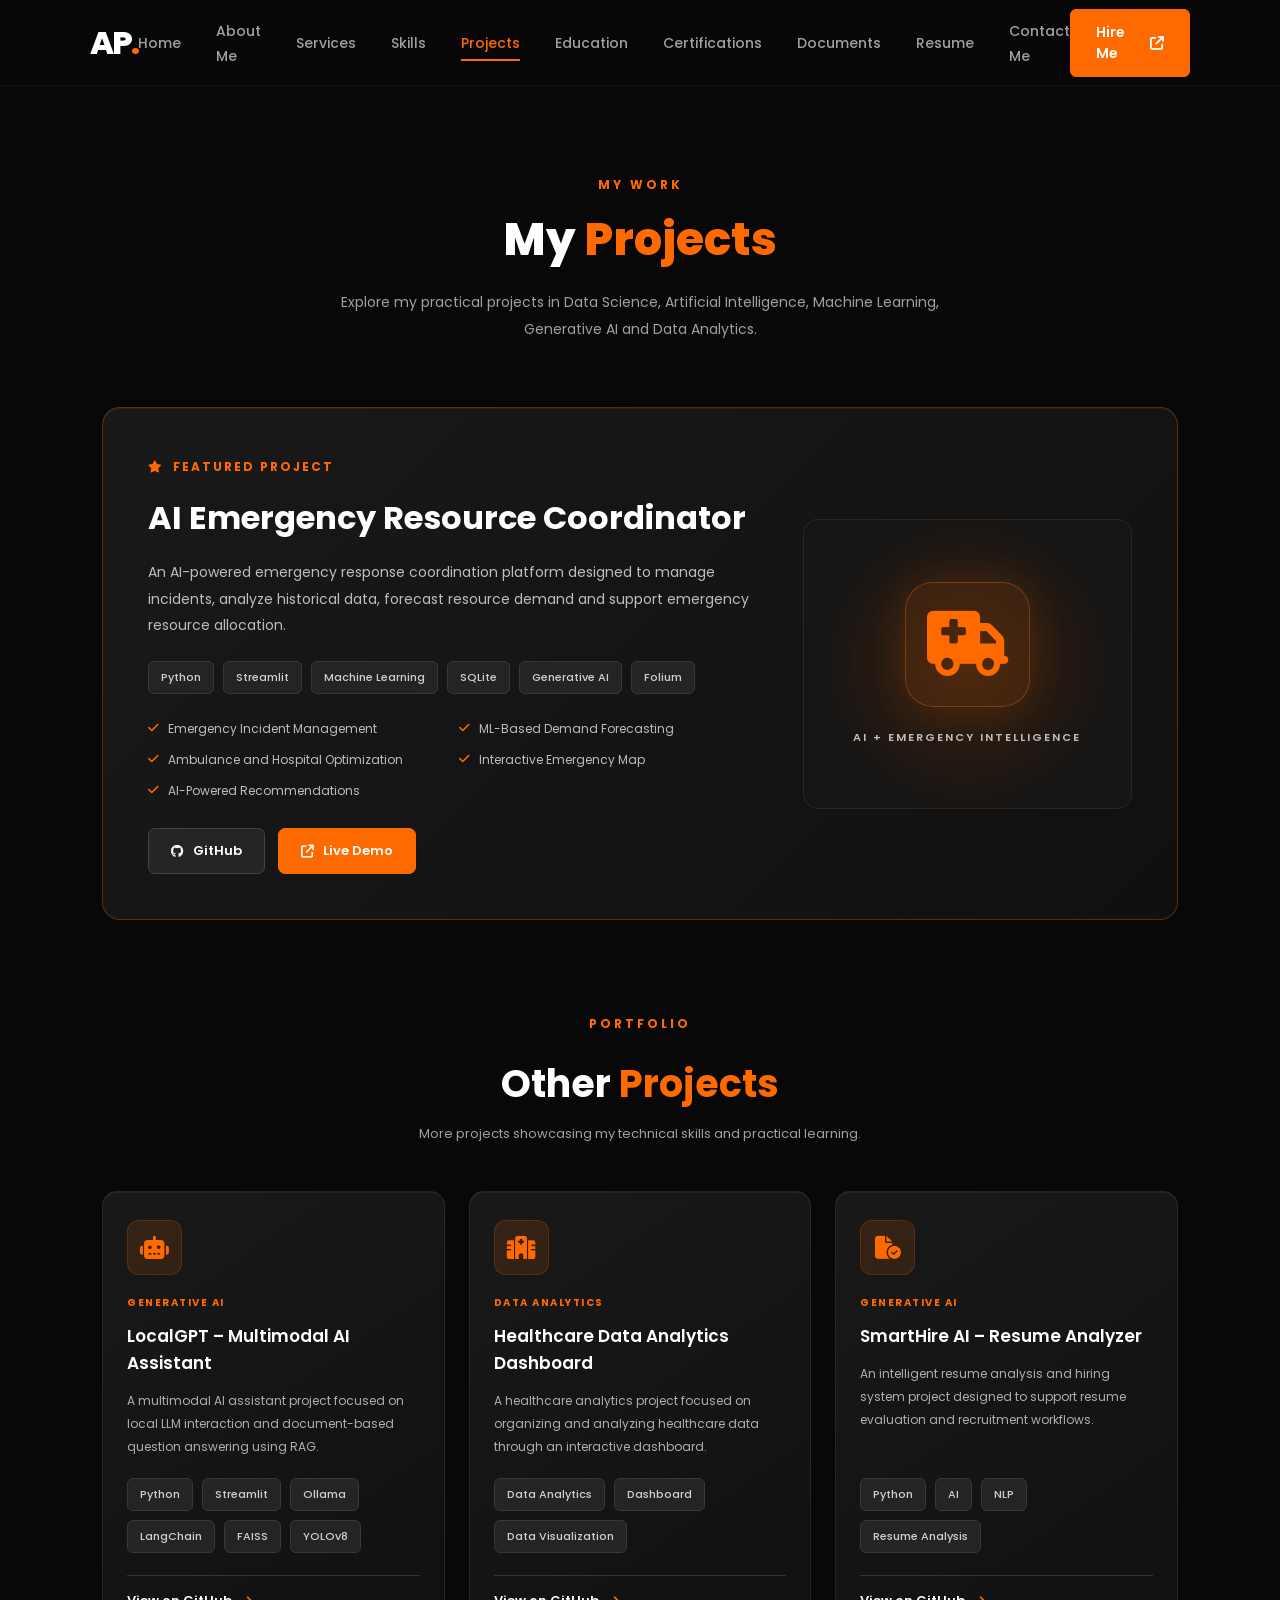
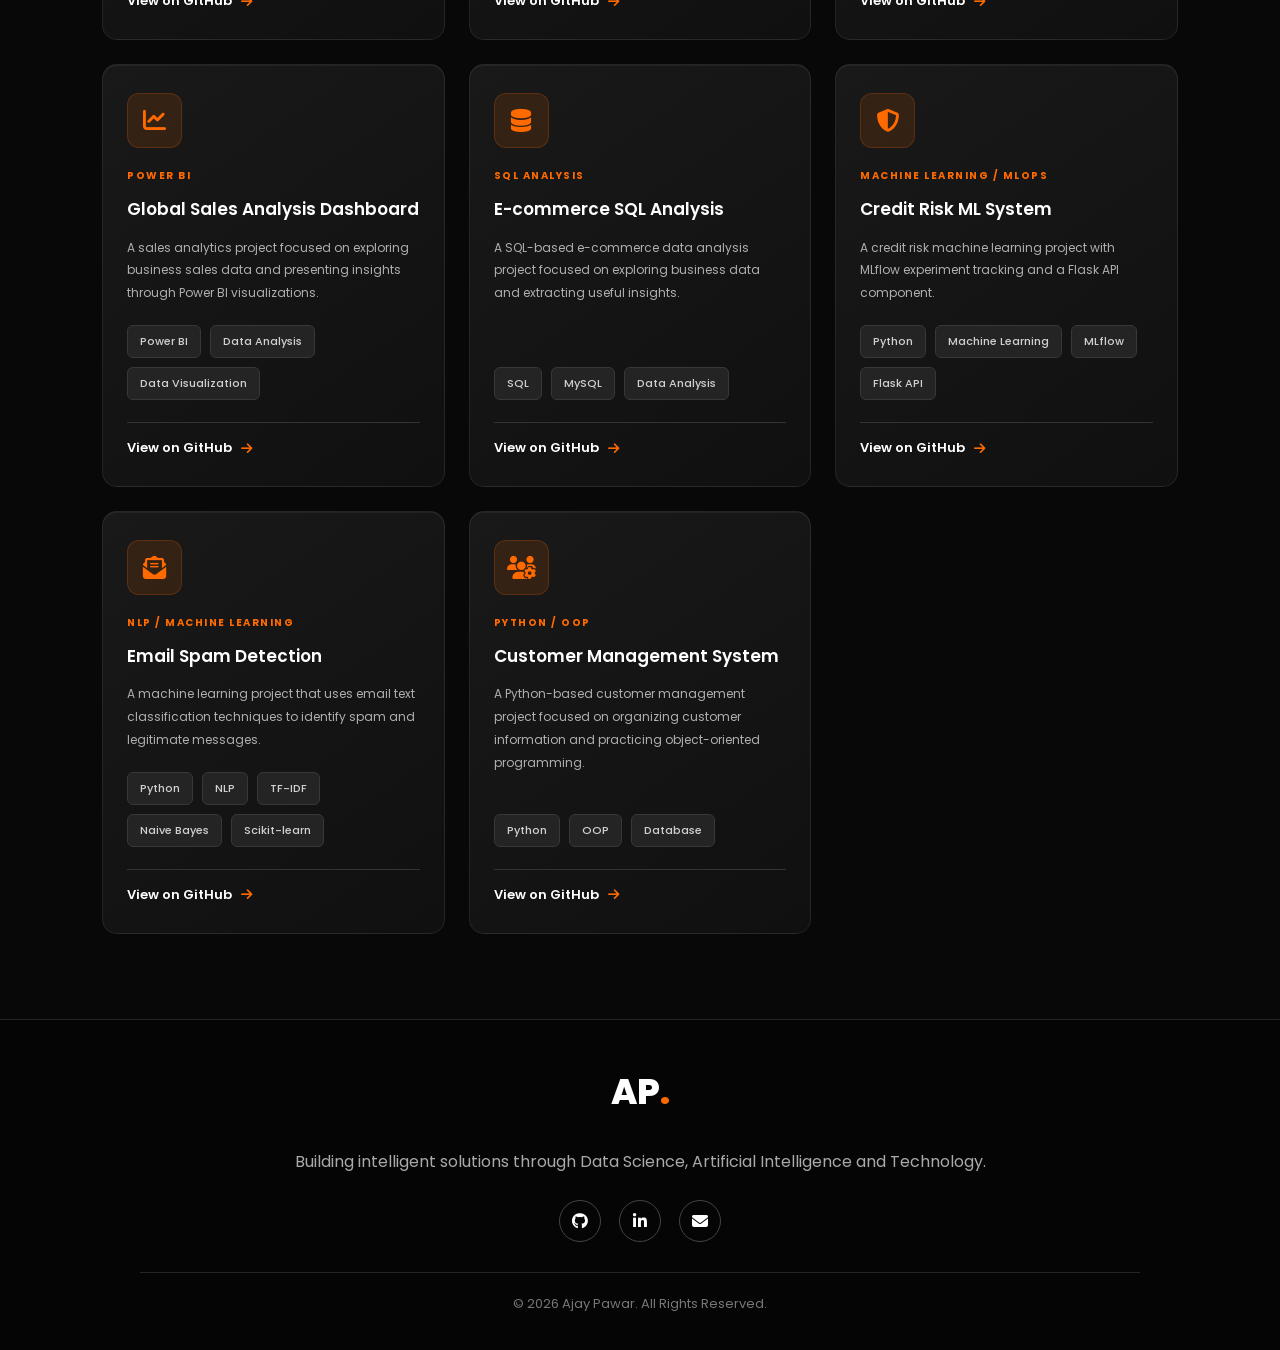
<file: projects.html>
<!DOCTYPE html>
<html lang="en">

<head>
    <meta charset="UTF-8">
    <meta name="viewport" content="width=device-width, initial-scale=1.0">

    <title>Projects | Ajay Pawar</title>
    <meta name="description" content="Explore Ajay Pawar's Data Science, AI, Machine Learning and Data Analytics projects.">

    <link rel="preconnect" href="https://fonts.googleapis.com">
    <link rel="preconnect" href="https://fonts.gstatic.com" crossorigin>
    <link href="https://fonts.googleapis.com/css2?family=Poppins:wght@300;400;500;600;700;800&display=swap" rel="stylesheet">

    <link rel="stylesheet" href="https://cdnjs.cloudflare.com/ajax/libs/font-awesome/6.7.2/css/all.min.css">

    <link rel="stylesheet" href="css/style.css">
    <link rel="stylesheet" href="css/responsive.css">
</head>

<body>

    <!-- HEADER / NAVBAR -->
    <header id="header">
        <nav class="navbar">

            <a href="index.html" class="logo">AP<span>.</span></a>

            <ul class="nav-links">
                <li><a href="index.html" class="nav-link">Home</a></li>
                <li><a href="about.html" class="nav-link">About Me</a></li>
                <li><a href="services.html" class="nav-link">Services</a></li>
                <li><a href="skills.html" class="nav-link">Skills</a></li>
                <li><a href="projects.html" class="nav-link active">Projects</a></li>
                <li><a href="education.html" class="nav-link">Education</a></li>
                <li><a href="certifications.html" class="nav-link">Certifications</a></li>
                <li><a href="documents.html" class="nav-link">Documents</a></li>
                <li><a href="resume.html" class="nav-link">Resume</a></li>
                <li><a href="contact.html" class="nav-link">Contact Me</a></li>
            </ul>

            <a href="contact.html" class="hire-btn">
                Hire Me <i class="fa-solid fa-arrow-up-right-from-square"></i>
            </a>

        </nav>
    </header>


    <!-- MAIN CONTENT -->
    <main>

        <!-- PROJECTS HERO -->
        <section class="projects-section">

            <div class="section-heading">
                <span class="projects-subtitle">MY WORK</span>
                <h2>My <span>Projects</span></h2>
                <p>
                    Explore my practical projects in Data Science,
                    Artificial Intelligence, Machine Learning,
                    Generative AI and Data Analytics.
                </p>
            </div>


            <!-- FEATURED PROJECT -->
            <div class="featured-project">

                <div class="featured-content">

                    <span class="featured-label">
                        <i class="fa-solid fa-star"></i>
                        FEATURED PROJECT
                    </span>

                    <h3>AI Emergency Resource Coordinator</h3>

                    <p>
                        An AI-powered emergency response coordination
                        platform designed to manage incidents, analyze
                        historical data, forecast resource demand and
                        support emergency resource allocation.
                    </p>

                    <div class="project-tags">
                        <span>Python</span>
                        <span>Streamlit</span>
                        <span>Machine Learning</span>
                        <span>SQLite</span>
                        <span>Generative AI</span>
                        <span>Folium</span>
                    </div>

                    <div class="project-features">
                        <p><i class="fa-solid fa-check"></i> Emergency Incident Management</p>
                        <p><i class="fa-solid fa-check"></i> ML-Based Demand Forecasting</p>
                        <p><i class="fa-solid fa-check"></i> Ambulance and Hospital Optimization</p>
                        <p><i class="fa-solid fa-check"></i> Interactive Emergency Map</p>
                        <p><i class="fa-solid fa-check"></i> AI-Powered Recommendations</p>
                    </div>

                    <div class="project-buttons">
                        <a href="https://github.com/ajay-pawar-tech/AI-Emergency-Resource-Coordinator"
                           target="_blank" rel="noopener noreferrer"
                           class="project-btn project-github">
                            <i class="fa-brands fa-github"></i> GitHub
                        </a>

                        <a href="https://ai-emergency-resource-coordinator-gscx6p9zzxfoy5bmyjzczs.streamlit.app/"
                           target="_blank" rel="noopener noreferrer"
                           class="project-btn project-demo">
                            <i class="fa-solid fa-arrow-up-right-from-square"></i> Live Demo
                        </a>
                    </div>

                </div>

                <div class="featured-visual">
                    <div class="featured-icon">
                        <i class="fa-solid fa-truck-medical"></i>
                    </div>
                    <span>AI + EMERGENCY INTELLIGENCE</span>
                </div>

            </div>


            <!-- ALL PROJECTS -->
            <div class="all-projects-heading">
                <span class="projects-subtitle">PORTFOLIO</span>
                <h2>Other <span>Projects</span></h2>
                <p>More projects showcasing my technical skills and practical learning.</p>
            </div>


            <div class="projects-grid">


                <!-- PROJECT 02 -->
                <article class="project-card">
                    <div class="project-card-icon">
                        <i class="fa-solid fa-robot"></i>
                    </div>

                    <span class="project-category">GENERATIVE AI</span>

                    <h3>LocalGPT – Multimodal AI Assistant</h3>

                    <p>
                        A multimodal AI assistant project focused on
                        local LLM interaction and document-based
                        question answering using RAG.
                    </p>

                    <div class="project-tags">
                        <span>Python</span>
                        <span>Streamlit</span>
                        <span>Ollama</span>
                        <span>LangChain</span>
                        <span>FAISS</span>
                        <span>YOLOv8</span>
                    </div>

                    <a href="https://github.com/ajay-pawar-tech/LocalGPT-Multimodel-AI-Assistant"
                       target="_blank" rel="noopener noreferrer" class="project-link">
                        View on GitHub <i class="fa-solid fa-arrow-right"></i>
                    </a>
                </article>


                <!-- PROJECT 03 -->
                <article class="project-card">
                    <div class="project-card-icon">
                        <i class="fa-solid fa-hospital"></i>
                    </div>

                    <span class="project-category">DATA ANALYTICS</span>

                    <h3>Healthcare Data Analytics Dashboard</h3>

                    <p>
                        A healthcare analytics project focused on
                        organizing and analyzing healthcare data
                        through an interactive dashboard.
                    </p>

                    <div class="project-tags">
                        <span>Data Analytics</span>
                        <span>Dashboard</span>
                        <span>Data Visualization</span>
                    </div>

                    <a href="https://github.com/ajay-pawar-tech/Healthcare-Data-Analytics-Dashboard"
                       target="_blank" rel="noopener noreferrer" class="project-link">
                        View on GitHub <i class="fa-solid fa-arrow-right"></i>
                    </a>
                </article>


                <!-- PROJECT 04 -->
                <article class="project-card">
                    <div class="project-card-icon">
                        <i class="fa-solid fa-file-circle-check"></i>
                    </div>

                    <span class="project-category">GENERATIVE AI</span>

                    <h3>SmartHire AI – Resume Analyzer</h3>

                    <p>
                        An intelligent resume analysis and hiring
                        system project designed to support resume
                        evaluation and recruitment workflows.
                    </p>

                    <div class="project-tags">
                        <span>Python</span>
                        <span>AI</span>
                        <span>NLP</span>
                        <span>Resume Analysis</span>
                    </div>

                    <a href="https://github.com/ajay-pawar-tech/smarthire-ai-intelligent-resume-analyzer-hiring-system"
                       target="_blank" rel="noopener noreferrer" class="project-link">
                        View on GitHub <i class="fa-solid fa-arrow-right"></i>
                    </a>
                </article>


                <!-- PROJECT 05 -->
                <article class="project-card">
                    <div class="project-card-icon">
                        <i class="fa-solid fa-chart-line"></i>
                    </div>

                    <span class="project-category">POWER BI</span>

                    <h3>Global Sales Analysis Dashboard</h3>

                    <p>
                        A sales analytics project focused on exploring
                        business sales data and presenting insights
                        through Power BI visualizations.
                    </p>

                    <div class="project-tags">
                        <span>Power BI</span>
                        <span>Data Analysis</span>
                        <span>Data Visualization</span>
                    </div>

                    <!-- Replace this link after confirming the correct repository URL -->
                    <a href="https://github.com/ajay-pawar-tech/Gobal-sales-analysis-powerbi.."
                       target="_blank" rel="noopener noreferrer" class="project-link">
                        View on GitHub <i class="fa-solid fa-arrow-right"></i>
                    </a>
                </article>


                <!-- PROJECT 06 -->
                <article class="project-card">
                    <div class="project-card-icon">
                        <i class="fa-solid fa-database"></i>
                    </div>

                    <span class="project-category">SQL ANALYSIS</span>

                    <h3>E-commerce SQL Analysis</h3>

                    <p>
                        A SQL-based e-commerce data analysis project
                        focused on exploring business data and
                        extracting useful insights.
                    </p>

                    <div class="project-tags">
                        <span>SQL</span>
                        <span>MySQL</span>
                        <span>Data Analysis</span>
                    </div>

                    <a href="https://github.com/ajay-pawar-tech/ecommerce-sql-analysis"
                       target="_blank" rel="noopener noreferrer" class="project-link">
                        View on GitHub <i class="fa-solid fa-arrow-right"></i>
                    </a>
                </article>


                <!-- PROJECT 07 -->
                <article class="project-card">
                    <div class="project-card-icon">
                        <i class="fa-solid fa-shield-halved"></i>
                    </div>

                    <span class="project-category">MACHINE LEARNING / MLOPS</span>

                    <h3>Credit Risk ML System</h3>

                    <p>
                        A credit risk machine learning project with
                        MLflow experiment tracking and a Flask API
                        component.
                    </p>

                    <div class="project-tags">
                        <span>Python</span>
                        <span>Machine Learning</span>
                        <span>MLflow</span>
                        <span>Flask API</span>
                    </div>

                    <a href="https://github.com/ajay-pawar-tech/Credit-Risk-Machine-Learning-System-with-MLflow-Flask-API"
                       target="_blank" rel="noopener noreferrer" class="project-link">
                        View on GitHub <i class="fa-solid fa-arrow-right"></i>
                    </a>
                </article>


                <!-- PROJECT 08 -->
                <article class="project-card">
                    <div class="project-card-icon">
                        <i class="fa-solid fa-envelope-open-text"></i>
                    </div>

                    <span class="project-category">NLP / MACHINE LEARNING</span>

                    <h3>Email Spam Detection</h3>

                    <p>
                        A machine learning project that uses email
                        text classification techniques to identify
                        spam and legitimate messages.
                    </p>

                    <div class="project-tags">
                        <span>Python</span>
                        <span>NLP</span>
                        <span>TF-IDF</span>
                        <span>Naive Bayes</span>
                        <span>Scikit-learn</span>
                    </div>

                    <a href="https://github.com/ajay-pawar-tech/Email-Spam-Detection-Using-Machine-Learning"
                       target="_blank" rel="noopener noreferrer" class="project-link">
                        View on GitHub <i class="fa-solid fa-arrow-right"></i>
                    </a>
                </article>


                <!-- PROJECT 09 -->
                <article class="project-card">
                    <div class="project-card-icon">
                        <i class="fa-solid fa-users-gear"></i>
                    </div>

                    <span class="project-category">PYTHON / OOP</span>

                    <h3>Customer Management System</h3>

                    <p>
                        A Python-based customer management project
                        focused on organizing customer information
                        and practicing object-oriented programming.
                    </p>

                    <div class="project-tags">
                        <span>Python</span>
                        <span>OOP</span>
                        <span>Database</span>
                    </div>

                    <a href="https://github.com/ajay-pawar-tech/Customer_Management_System"
                       target="_blank" rel="noopener noreferrer" class="project-link">
                        View on GitHub <i class="fa-solid fa-arrow-right"></i>
                    </a>
                </article>


            </div>

        </section>

    </main>


    <!-- FOOTER -->
    <footer id="footer">
        <div class="footer-content">

            <a href="index.html" class="footer-logo">AP<span>.</span></a>

            <p>
                Building intelligent solutions through Data Science,
                Artificial Intelligence and Technology.
            </p>

            <div class="footer-socials">

                <a href="https://github.com/ajay-pawar-tech"
                   target="_blank" rel="noopener noreferrer" aria-label="GitHub">
                    <i class="fa-brands fa-github"></i>
                </a>

                <a href="https://www.linkedin.com/in/ajay-pawar-5b101737a/"
                   target="_blank" rel="noopener noreferrer" aria-label="LinkedIn">
                    <i class="fa-brands fa-linkedin-in"></i>
                </a>

                <a href="mailto:ajay.pawar.tech7@gmail.com" aria-label="Email">
                    <i class="fa-solid fa-envelope"></i>
                </a>

            </div>

            <p class="copyright">
                © 2026 Ajay Pawar. All Rights Reserved.
            </p>

        </div>
    </footer>


    <!-- JAVASCRIPT -->
    <script src="js/config.js"></script>
    <script src="js/script.js"></script>

</body>
</html>
</file>
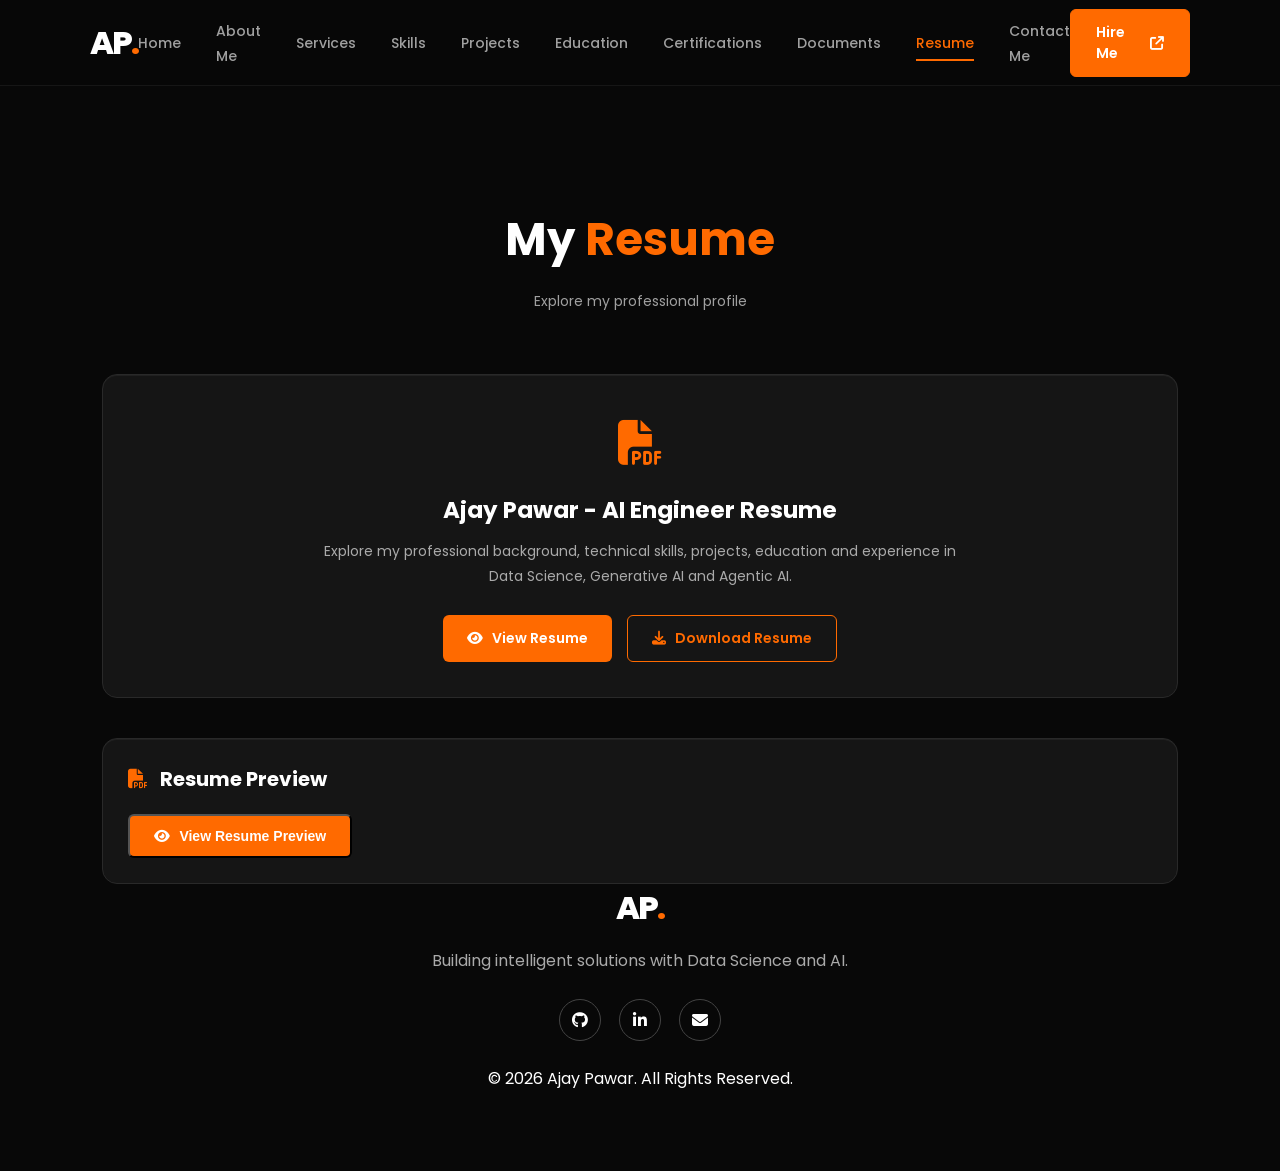
<file: resume.html>
<!DOCTYPE html>
<html lang="en">

<head>
    <meta charset="UTF-8">
    <meta name="viewport" content="width=device-width, initial-scale=1.0">

    <title>Resume | Ajay Pawar</title>
    <meta name="description" content="View and download Ajay Pawar's professional AI Engineer resume.">

    <link rel="preconnect" href="https://fonts.googleapis.com">
    <link rel="preconnect" href="https://fonts.gstatic.com" crossorigin>

    <link href="https://fonts.googleapis.com/css2?family=Poppins:wght@300;400;500;600;700&display=swap" rel="stylesheet">

    <link rel="stylesheet" href="https://cdnjs.cloudflare.com/ajax/libs/font-awesome/6.7.2/css/all.min.css">

    <link rel="stylesheet" href="css/style.css">
    <link rel="stylesheet" href="css/responsive.css">
</head>

<body>

    <!-- HEADER -->
    <header id="header">

        <nav class="navbar">

            <a href="index.html" class="logo">AP<span>.</span></a>

            <ul class="nav-links">
                <li><a href="index.html" class="nav-link">Home</a></li>
                <li><a href="about.html" class="nav-link">About Me</a></li>
                <li><a href="services.html" class="nav-link">Services</a></li>
                <li><a href="skills.html" class="nav-link">Skills</a></li>
                <li><a href="projects.html" class="nav-link">Projects</a></li>
                <li><a href="education.html" class="nav-link">Education</a></li>
                <li><a href="certifications.html" class="nav-link">Certifications</a></li>
                <li><a href="documents.html" class="nav-link">Documents</a></li>
                <li><a href="resume.html" class="nav-link active" aria-current="page">Resume</a></li>
                <li><a href="contact.html" class="nav-link">Contact Me</a></li>
            </ul>

            <a href="contact.html" class="hire-btn">
                Hire Me
                <i class="fa-solid fa-arrow-up-right-from-square"></i>
            </a>

        </nav>

    </header>


    <!-- MAIN CONTENT -->
    <main>

        <section id="resume" class="resume-section">

            <div class="section-heading">
                <h2>My <span>Resume</span></h2>
                <p>Explore my professional profile</p>
            </div>


            <div class="resume-container">

                <!-- RESUME INFORMATION -->
                <div class="resume-info">

                    <div class="resume-icon">
                        <i class="fa-solid fa-file-pdf"></i>
                    </div>

                    <h3>Ajay Pawar - AI Engineer Resume</h3>

                    <p>
                        Explore my professional background, technical skills,
                        projects, education and experience in Data Science,
                        Generative AI and Agentic AI.
                    </p>


                    <!-- RESUME BUTTONS -->
                    <div class="resume-buttons">

                        <!-- VIEW RESUME -->
                        <a
                            href="assets/resume/Ajay_Pawar_AI_Engineer_al.pdf"
                            target="_blank"
                            rel="noopener noreferrer"
                            class="resume-btn view-resume">

                            <i class="fa-solid fa-eye"></i>
                            View Resume

                        </a>


                        <!-- DOWNLOAD RESUME -->
                        <a
                            href="assets/resume/Ajay_Pawar_AI_Engineer_al.pdf"
                            download="Ajay_Pawar_AI_Engineer_Resume.pdf"
                            class="resume-btn download-resume">

                            <i class="fa-solid fa-download"></i>
                            Download Resume

                        </a>

                    </div>

                </div>


                <!-- RESUME PREVIEW -->
<div class="resume-preview">

    <h3>
        <i class="fa-solid fa-file-pdf"></i>
        Resume Preview
    </h3>

    <button
        type="button"
        class="resume-btn view-resume"
        id="loadResumeBtn">

        <i class="fa-solid fa-eye"></i>
        View Resume Preview

    </button>

    <div id="resumeFrameContainer" style="display: none;">

        <iframe
            id="resumeFrame"
            title="Ajay Pawar AI Engineer Resume Preview"
            loading="lazy"
            width="100%"
            height="600">
        </iframe>

    </div>

</div>

<!-- FOOTER -->
    <footer class="footer">

        <div class="footer-content">

            <a href="index.html" class="logo">AP<span>.</span></a>

            <p>Building intelligent solutions with Data Science and AI.</p>


            <!-- SOCIAL LINKS -->
            <div class="footer-socials">

                <a
                    href="https://github.com/ajay-pawar-tech"
                    target="_blank"
                    rel="noopener noreferrer"
                    aria-label="GitHub">

                    <i class="fa-brands fa-github"></i>

                </a>


                <a
                    href="https://www.linkedin.com/in/ajay-pawar-5b101737a/"
                    target="_blank"
                    rel="noopener noreferrer"
                    aria-label="LinkedIn">

                    <i class="fa-brands fa-linkedin-in"></i>

                </a>


                <a
                    href="mailto:ajay.pawar.tech7@gmail.com"
                    aria-label="Email">

                    <i class="fa-solid fa-envelope"></i>

                </a>

            </div>

        </div>


        <p class="copyright">
            © 2026 Ajay Pawar. All Rights Reserved.
        </p>

    </footer>


    <!-- JAVASCRIPT -->
    <script src="js/config.js"></script>
    <script src="js/script.js"></script>

</body>

</html>
</file>
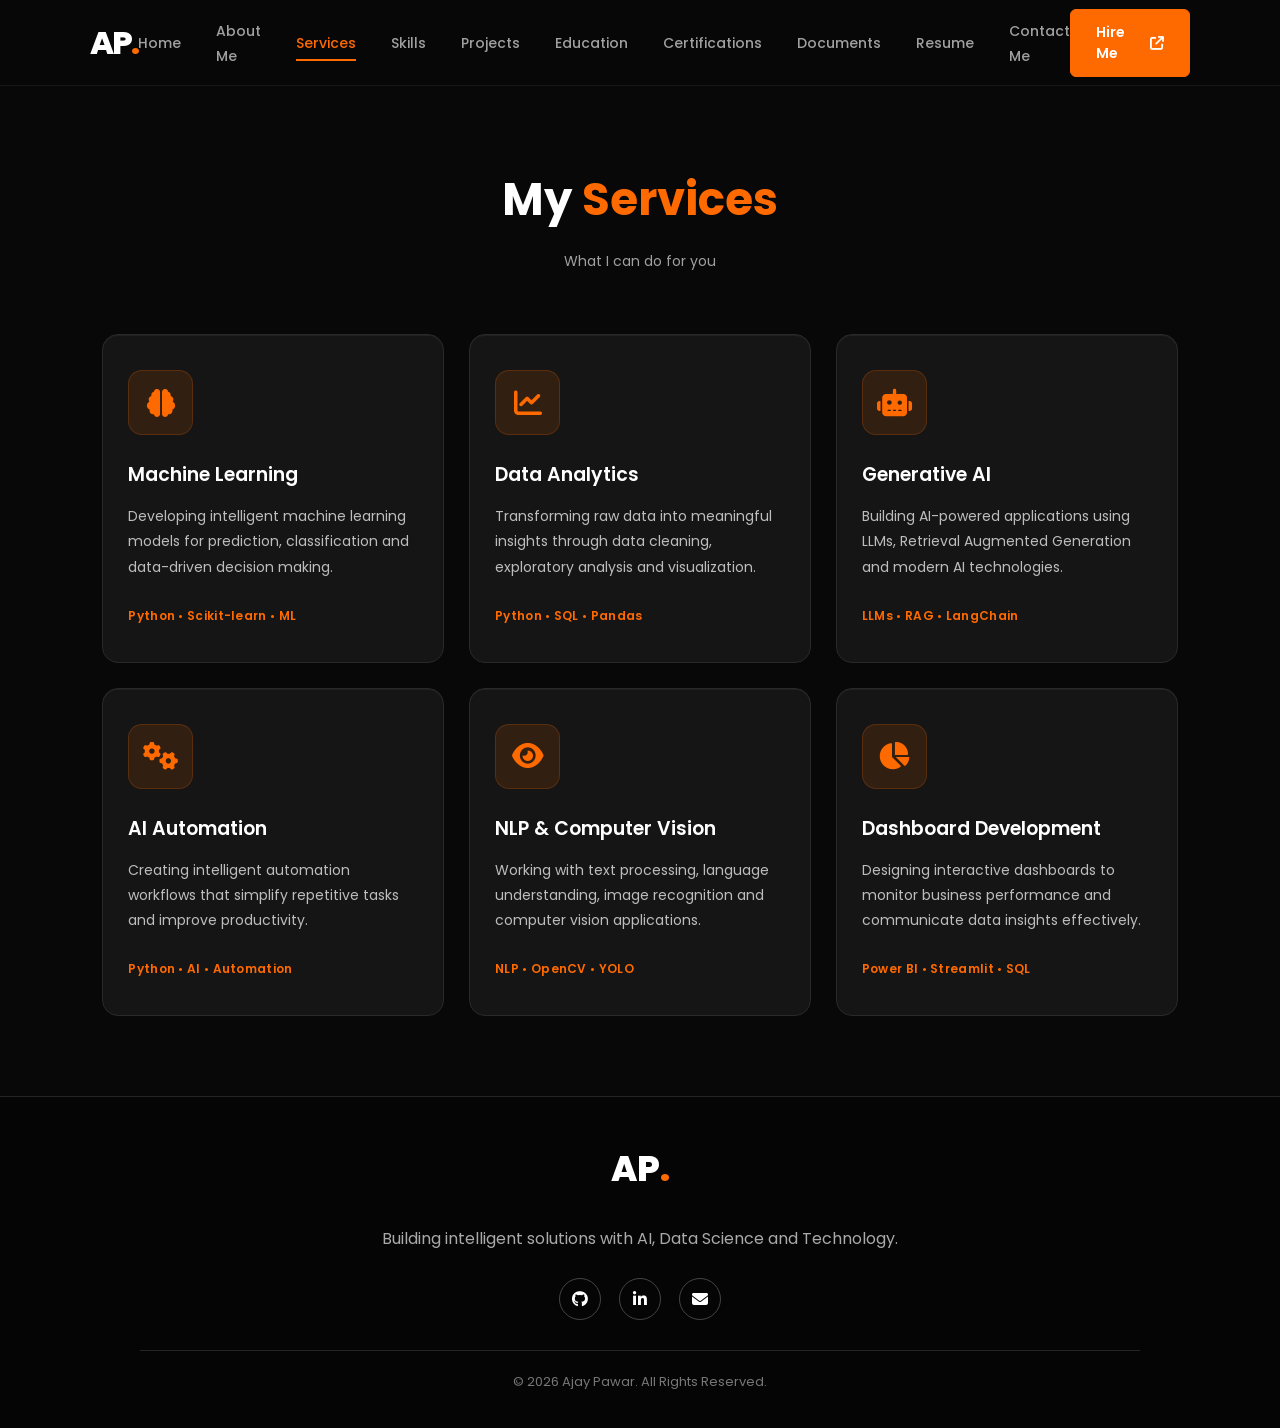
<file: services.html>
<!DOCTYPE html>
<html lang="en">

<head>
    <meta charset="UTF-8">
    <meta name="viewport" content="width=device-width, initial-scale=1.0">

    <title>Services | Ajay Pawar</title>
    <meta name="description" content="Explore AI, Machine Learning and Data Analytics services by Ajay Pawar.">

    <!-- Google Fonts -->
    <link rel="preconnect" href="https://fonts.googleapis.com">
    <link rel="preconnect" href="https://fonts.gstatic.com" crossorigin>
    <link href="https://fonts.googleapis.com/css2?family=Poppins:wght@300;400;500;600;700&display=swap" rel="stylesheet">

    <!-- Font Awesome -->
    <link rel="stylesheet" href="https://cdnjs.cloudflare.com/ajax/libs/font-awesome/6.7.2/css/all.min.css">

    <!-- CSS -->
    <link rel="stylesheet" href="css/style.css">
    <link rel="stylesheet" href="css/responsive.css">
</head>

<body>

    <!-- HEADER / NAVBAR -->
    <header id="header">

        <nav class="navbar">

            <a href="index.html" class="logo">
                AP<span>.</span>
            </a>

            <ul class="nav-links">
                <li><a href="index.html" class="nav-link">Home</a></li>
                <li><a href="about.html" class="nav-link">About Me</a></li>
                <li><a href="services.html" class="nav-link active">Services</a></li>
                <li><a href="skills.html" class="nav-link">Skills</a></li>
                <li><a href="projects.html" class="nav-link">Projects</a></li>
                <li><a href="education.html" class="nav-link">Education</a></li>
                <li><a href="certifications.html" class="nav-link">Certifications</a></li>
                <li><a href="documents.html" class="nav-link">Documents</a></li>
                <li><a href="resume.html" class="nav-link">Resume</a></li>
                <li><a href="contact.html" class="nav-link">Contact Me</a></li>
            </ul>

            <a href="contact.html" class="hire-btn">
                Hire Me <i class="fa-solid fa-arrow-up-right-from-square"></i>
            </a>

        </nav>

    </header>


    <!-- MAIN CONTENT -->
    <main>

        <section id="services" class="services-section">

            <div class="section-heading">
                <h2>My <span>Services</span></h2>
                <p>What I can do for you</p>
            </div>

            
<div class="services-container">

    <!-- Service 1 -->
    <div class="service-card">
        <div class="service-icon">
            <i class="fa-solid fa-brain"></i>
        </div>
        <h3>Machine Learning</h3>
        <p>
            Developing intelligent machine learning models for
            prediction, classification and data-driven decision making.
        </p>
        <span>Python • Scikit-learn • ML</span>
    </div>

    <!-- Service 2 -->
    <div class="service-card">
        <div class="service-icon">
            <i class="fa-solid fa-chart-line"></i>
        </div>
        <h3>Data Analytics</h3>
        <p>
            Transforming raw data into meaningful insights through
            data cleaning, exploratory analysis and visualization.
        </p>
        <span>Python • SQL • Pandas</span>
    </div>

    <!-- Service 3 -->
    <div class="service-card">
        <div class="service-icon">
            <i class="fa-solid fa-robot"></i>
        </div>
        <h3>Generative AI</h3>
        <p>
            Building AI-powered applications using LLMs, Retrieval
            Augmented Generation and modern AI technologies.
        </p>
        <span>LLMs • RAG • LangChain</span>
    </div>

    <!-- Service 4 -->
    <div class="service-card">
        <div class="service-icon">
            <i class="fa-solid fa-gears"></i>
        </div>
        <h3>AI Automation</h3>
        <p>
            Creating intelligent automation workflows that simplify
            repetitive tasks and improve productivity.
        </p>
        <span>Python • AI • Automation</span>
    </div>

    <!-- Service 5 -->
    <div class="service-card">
        <div class="service-icon">
            <i class="fa-solid fa-eye"></i>
        </div>
        <h3>NLP & Computer Vision</h3>
        <p>
            Working with text processing, language understanding,
            image recognition and computer vision applications.
        </p>
        <span>NLP • OpenCV • YOLO</span>
    </div>

    <!-- Service 6 -->
    <div class="service-card">
        <div class="service-icon">
            <i class="fa-solid fa-chart-pie"></i>
        </div>
        <h3>Dashboard Development</h3>
        <p>
            Designing interactive dashboards to monitor business
            performance and communicate data insights effectively.
        </p>
        <span>Power BI • Streamlit • SQL</span>
    </div>

</div>


        </section>

    </main>


    <!-- WEBSITE FOOTER -->
    <footer id="footer">

        <div class="footer-content">

            <a href="index.html" class="footer-logo">
                AP<span>.</span>
            </a>

            <p>Building intelligent solutions with AI, Data Science and Technology.</p>

            <div class="footer-socials">

                <a href="https://github.com/ajay-pawar-tech"
                   target="_blank"
                   rel="noopener noreferrer"
                   aria-label="GitHub">
                    <i class="fa-brands fa-github"></i>
                </a>

                <a href="https://www.linkedin.com/in/ajay-pawar-5b101737a/"
                   target="_blank"
                   rel="noopener noreferrer"
                   aria-label="LinkedIn">
                    <i class="fa-brands fa-linkedin-in"></i>
                </a>

                <a href="mailto:ajay.pawar.tech7@gmail.com"
                   aria-label="Email">
                    <i class="fa-solid fa-envelope"></i>
                </a>

            </div>

            <p class="copyright">
                © 2026 Ajay Pawar. All Rights Reserved.
            </p>

        </div>

    </footer>


    <!-- JAVASCRIPT -->
    <script src="js/config.js"></script>
    <script src="js/script.js"></script>

</body>
</html>
</file>
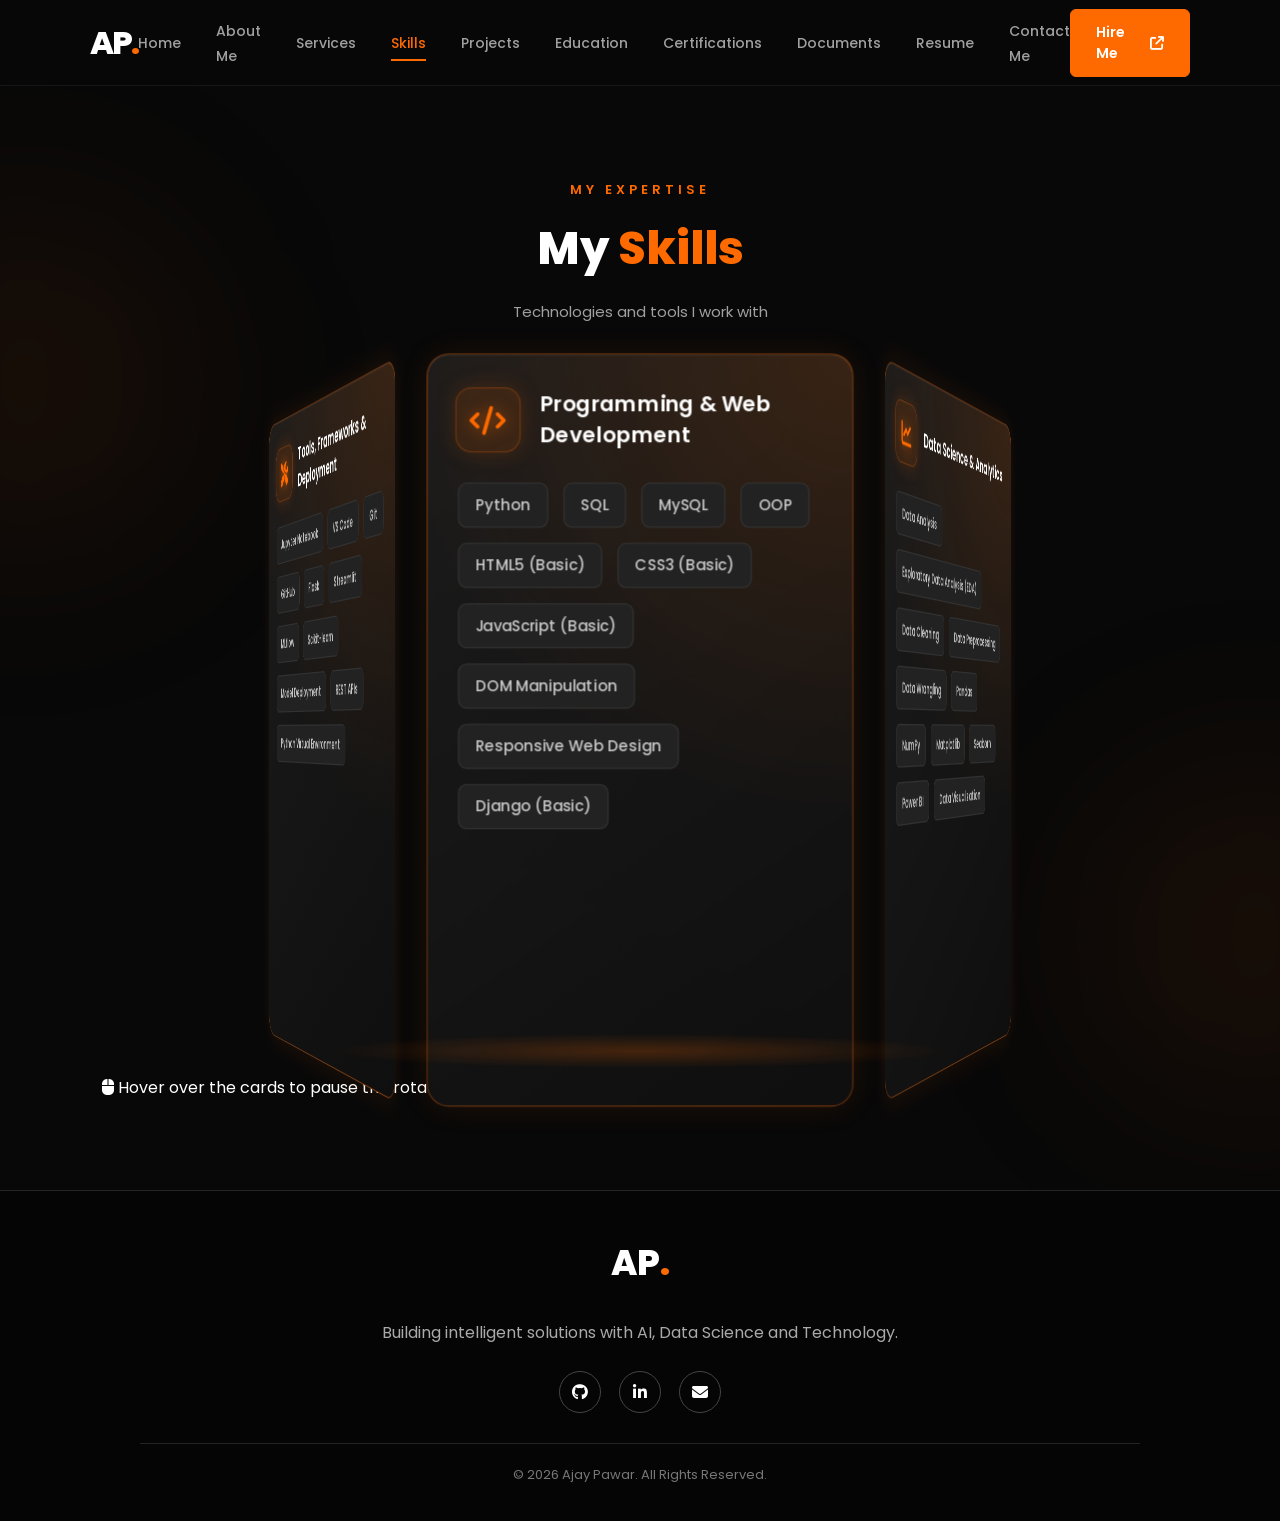
<file: skills.html>
<!DOCTYPE html>
<html lang="en">

<head>
    <meta charset="UTF-8">
    <meta name="viewport" content="width=device-width, initial-scale=1.0">

    <title>Technical Skills | Ajay Pawar</title>
    <meta name="description" content="Explore Ajay Pawar's technical skills in Python, SQL, Machine Learning, Generative AI and Data Analytics.">

    <meta name="theme-color" content="#080808">

    <link rel="preconnect" href="https://fonts.googleapis.com">
    <link rel="preconnect" href="https://fonts.gstatic.com" crossorigin>
    <link href="https://fonts.googleapis.com/css2?family=Poppins:wght@300;400;500;600;700;800&display=swap" rel="stylesheet">

    <link rel="stylesheet" href="https://cdnjs.cloudflare.com/ajax/libs/font-awesome/6.7.2/css/all.min.css">

    <link rel="stylesheet" href="css/style.css">
    <link rel="stylesheet" href="css/responsive.css">
</head>

<body>

    <!-- HEADER -->
    <header id="header">
        <nav class="navbar">

            <a href="index.html" class="logo">AP<span>.</span></a>

            <ul class="nav-links">
                <li><a href="index.html" class="nav-link">Home</a></li>
                <li><a href="about.html" class="nav-link">About Me</a></li>
                <li><a href="services.html" class="nav-link">Services</a></li>
                <li><a href="skills.html" class="nav-link active">Skills</a></li>
                <li><a href="projects.html" class="nav-link">Projects</a></li>
                <li><a href="education.html" class="nav-link">Education</a></li>
                <li><a href="certifications.html" class="nav-link">Certifications</a></li>
                <li><a href="documents.html" class="nav-link">Documents</a></li>
                <li><a href="resume.html" class="nav-link">Resume</a></li>
                <li><a href="contact.html" class="nav-link">Contact Me</a></li>
            </ul>

            <a href="contact.html" class="hire-btn">
                Hire Me <i class="fa-solid fa-arrow-up-right-from-square"></i>
            </a>

        </nav>
    </header>


    <!-- MAIN CONTENT -->
    <main>

        <section id="skills" class="skills-section">

            <div class="section-heading">
                <span class="section-subtitle">MY EXPERTISE</span>
                <h2>My <span>Skills</span></h2>
                <p>Technologies and tools I work with</p>
            </div>

            <!-- 3D ROTATING SKILLS -->
            <div class="skills-3d-scene"
                 aria-label="Three dimensional rotating skills carousel">

                <div class="skills-container" id="skillsCarousel">

                    <!-- CARD 1 -->
                    <article class="skill-card">
                        <div class="skill-card-header">
                            <i class="fa-solid fa-code"></i>
                            <h3>Programming & Web Development</h3>
                        </div>

                        <div class="skill-tags">
                            <span>Python</span>
                            <span>SQL</span>
                            <span>MySQL</span>
                            <span>OOP</span>
                            <span>HTML5 (Basic)</span>
                            <span>CSS3 (Basic)</span>
                            <span>JavaScript (Basic)</span>
                            <span>DOM Manipulation</span>
                            <span>Responsive Web Design</span>
                            <span>Django (Basic)</span>
                        </div>
                    </article>


                    <!-- CARD 2 -->
                    <article class="skill-card">
                        <div class="skill-card-header">
                            <i class="fa-solid fa-chart-line"></i>
                            <h3>Data Science & Analytics</h3>
                        </div>

                        <div class="skill-tags">
                            <span>Data Analysis</span>
                            <span>Exploratory Data Analysis (EDA)</span>
                            <span>Data Cleaning</span>
                            <span>Data Preprocessing</span>
                            <span>Data Wrangling</span>
                            <span>Pandas</span>
                            <span>NumPy</span>
                            <span>Matplotlib</span>
                            <span>Seaborn</span>
                            <span>Power BI</span>
                            <span>Data Visualization</span>
                        </div>
                    </article>


                    <!-- CARD 3 -->
                    <article class="skill-card">
                        <div class="skill-card-header">
                            <i class="fa-solid fa-brain"></i>
                            <h3>Machine Learning</h3>
                        </div>

                        <div class="skill-tags">
                            <span>Supervised Learning</span>
                            <span>Unsupervised Learning</span>
                            <span>Regression</span>
                            <span>Classification</span>
                            <span>Clustering</span>
                            <span>Linear Regression</span>
                            <span>Logistic Regression</span>
                            <span>Decision Trees</span>
                            <span>Random Forest</span>
                            <span>Naive Bayes</span>
                            <span>XGBoost</span>
                            <span>Feature Engineering</span>
                            <span>Feature Selection</span>
                            <span>Model Training</span>
                            <span>Model Evaluation</span>
                            <span>Hyperparameter Tuning</span>
                        </div>
                    </article>


                    <!-- CARD 4 -->
                    <article class="skill-card">
                        <div class="skill-card-header">
                            <i class="fa-solid fa-robot"></i>
                            <h3>Generative AI & LLM</h3>
                        </div>

                        <div class="skill-tags">
                            <span>Generative AI</span>
                            <span>Large Language Models (LLMs)</span>
                            <span>Prompt Engineering</span>
                            <span>LangChain</span>
                            <span>Retrieval-Augmented Generation (RAG)</span>
                            <span>FAISS</span>
                            <span>Vector Databases</span>
                            <span>Embeddings</span>
                            <span>Semantic Search</span>
                            <span>AI Agents</span>
                            <span>LLM Integration</span>
                        </div>
                    </article>


                    <!-- CARD 5 -->
                    <article class="skill-card">
                        <div class="skill-card-header">
                            <i class="fa-solid fa-network-wired"></i>
                            <h3>Deep Learning, NLP & Computer Vision</h3>
                        </div>

                        <div class="skill-tags">
                            <span>Neural Networks</span>
                            <span>Deep Learning</span>
                            <span>TensorFlow</span>
                            <span>PyTorch</span>
                            <span>Natural Language Processing (NLP)</span>
                            <span>Text Preprocessing</span>
                            <span>Tokenization</span>
                            <span>TF-IDF</span>
                            <span>Word Embeddings</span>
                            <span>Named Entity Recognition (NER)</span>
                            <span>Transformers</span>
                            <span>Computer Vision</span>
                            <span>Image Processing</span>
                            <span>Object Detection</span>
                        </div>
                    </article>


                    <!-- CARD 6 -->
                    <article class="skill-card">
                        <div class="skill-card-header">
                            <i class="fa-solid fa-screwdriver-wrench"></i>
                            <h3>Tools, Frameworks & Deployment</h3>
                        </div>

                        <div class="skill-tags">
                            <span>Jupyter Notebook</span>
                            <span>VS Code</span>
                            <span>Git</span>
                            <span>GitHub</span>
                            <span>Flask</span>
                            <span>Streamlit</span>
                            <span>MLflow</span>
                            <span>Scikit-learn</span>
                            <span>Model Deployment</span>
                            <span>REST APIs</span>
                            <span>Python Virtual Environment</span>
                        </div>
                    </article>

                </div>
            </div>

            <p class="skills-hint">
                <i class="fa-solid fa-computer-mouse"></i>
                Hover over the cards to pause the rotation
            </p>

        </section>

    </main>


    <!-- FOOTER -->
    <footer id="footer">

        <div class="footer-content">

            <a href="index.html" class="footer-logo">AP<span>.</span></a>

            <p>Building intelligent solutions with AI, Data Science and Technology.</p>

            <div class="footer-socials">

                <a href="https://github.com/ajay-pawar-tech"
                   target="_blank"
                   rel="noopener noreferrer"
                   aria-label="GitHub">
                    <i class="fa-brands fa-github"></i>
                </a>

                <a href="https://www.linkedin.com/in/ajay-pawar-5b101737a/"
                   target="_blank"
                   rel="noopener noreferrer"
                   aria-label="LinkedIn">
                    <i class="fa-brands fa-linkedin-in"></i>
                </a>

                <a href="mailto:ajay.pawar.tech7@gmail.com"
                   aria-label="Email">
                    <i class="fa-solid fa-envelope"></i>
                </a>

            </div>

            <p class="copyright">
                © 2026 Ajay Pawar. All Rights Reserved.
            </p>

        </div>

    </footer>


    <!-- EXISTING JAVASCRIPT -->
<script src="js/config.js"></script>
<script src="js/script.js"></script>
<script src="js/skills-carousel.js"></script>
</body>
</html>
</file>
<file: css/style.css>
/* =====================================================
   01. FONT, RESET, VARIABLES, BASE
===================================================== */

@import url('https://fonts.googleapis.com/css2?family=Poppins:wght@300;400;500;600;700;800&display=swap');

* {
    margin: 0;
    padding: 0;
    box-sizing: border-box;
}

:root {
    --bg-color: #080808;
    --secondary-bg: #151515;
    --primary-color: #ff6a00;
    --text-color: #ffffff;
    --secondary-text: #a0a0a0;
    --border-color: #333333;

    /* Aura Glass tokens */
    --glass-orange: 255, 106, 0;
    --ease-smooth: cubic-bezier(0.22, 0.61, 0.36, 1);
    --ease-soft: cubic-bezier(0.25, 0.8, 0.25, 1);
    --card-time: 0.7s;
    --glow-time: 0.6s;
    --btn-time: 0.4s;
}

/* Registered properties let the cursor glow glide smoothly instead of jumping */
@property --mouse-x {
    syntax: '<length-percentage>';
    inherits: false;
    initial-value: 50%;
}

@property --mouse-y {
    syntax: '<length-percentage>';
    inherits: false;
    initial-value: 50%;
}

html {
    scroll-behavior: smooth;
    scroll-padding-top: 100px;
}

body {
    font-family: 'Poppins', sans-serif;
    background: var(--bg-color);
    color: var(--text-color);
    overflow-x: hidden;
}

a {
    text-decoration: none;
    color: inherit;
}

img,
iframe {
    max-width: 100%;
}


/* =====================================================
   02. NAVBAR
===================================================== */

#header {
    width: 100%;
    position: sticky;
    top: 0;
    z-index: 1000;
    background: rgba(8, 8, 8, 0.92);
    backdrop-filter: blur(15px);
    -webkit-backdrop-filter: blur(15px);
    border-bottom: 1px solid rgba(255, 255, 255, 0.06);
}

.navbar {
    width: 100%;
    max-width: 1450px;
    min-height: 85px;
    margin: auto;
    padding: 0 7%;

    display: flex;
    align-items: center;
    justify-content: space-between;
}

.logo {
    font-size: 32px;
    font-weight: 800;
    letter-spacing: -2px;
    color: var(--text-color);
}

.logo span {
    color: var(--primary-color);
}

.nav-links {
    display: flex;
    align-items: center;
    gap: 35px;
    list-style: none;
}

.nav-link {
    position: relative;
    font-size: 14px;
    font-weight: 500;
    color: var(--secondary-text);
    transition: color 0.45s var(--ease-smooth);
}

.nav-link:hover,
.nav-link.active {
    color: var(--primary-color);
}

.nav-link::after {
    content: "";
    position: absolute;
    left: 0;
    bottom: -8px;

    width: 0;
    height: 2px;

    background: var(--primary-color);
    transition: width 0.45s var(--ease-smooth);
}

.nav-link:hover::after,
.nav-link.active::after {
    width: 100%;
}

.hire-btn {
    display: inline-flex;
    align-items: center;
    justify-content: center;
    gap: 9px;

    padding: 12px 25px;

    background: var(--primary-color);
    color: #ffffff;

    border: 1px solid var(--primary-color);
    border-radius: 6px;

    font-size: 14px;
    font-weight: 600;
}


/* =====================================================
   03. HERO SECTION
===================================================== */

.hero-section {
    min-height: calc(100vh - 85px);
    width: 100%;
    max-width: 1450px;
    margin: auto;
    padding: 70px 7%;

    display: grid;
    grid-template-columns: 1.1fr 0.9fr;
    align-items: center;
    gap: 50px;

    position: relative;
    overflow: hidden;
}

.hero-content {
    position: relative;
    z-index: 2;
    animation: heroFadeIn 1s ease forwards;
}

.hero-greeting {
    color: var(--secondary-text);
    font-size: 18px;
    font-weight: 500;
    letter-spacing: 4px;
    margin-bottom: 12px;
}

.hero-name {
    font-size: clamp(48px, 6vw, 78px);
    font-weight: 800;
    line-height: 1.15;
    margin-bottom: 15px;
}

.hero-name span {
    color: var(--primary-color);
}

/* Typing animation text is driven by JavaScript - CSS only styles it */
.hero-role {
    color: var(--primary-color);
    font-size: clamp(22px, 3vw, 32px);
    font-weight: 600;
    margin-bottom: 20px;
    min-height: 48px;
}

.typing-cursor {
    color: var(--primary-color);
    font-weight: 400;
    animation: cursorBlink 0.7s infinite;
}

.hero-description {
    max-width: 560px;
    color: var(--secondary-text);
    font-size: 15px;
    line-height: 1.9;
    margin-bottom: 25px;
}

/* Social icons */

.hero-socials {
    display: flex;
    align-items: center;
    gap: 15px;
    margin-bottom: 30px;
}

.hero-socials a {
    width: 43px;
    height: 43px;

    display: flex;
    align-items: center;
    justify-content: center;

    border: 1px solid var(--border-color);
    border-radius: 50%;

    color: var(--secondary-text);
    font-size: 18px;

    transition:
        color 0.5s var(--ease-smooth),
        border-color 0.5s var(--ease-smooth),
        background-color 0.5s var(--ease-smooth),
        box-shadow 0.5s var(--ease-smooth),
        transform 0.5s var(--ease-smooth);
}

.hero-socials a:hover {
    color: var(--primary-color);
    border-color: var(--primary-color);
    background: rgba(255, 106, 0, 0.08);
    box-shadow: 0 0 18px rgba(255, 106, 0, 0.22);
    transform: translateY(-3px);
}

/* Hero buttons */

.hero-buttons {
    display: flex;
    flex-wrap: wrap;
    gap: 18px;
    margin-bottom: 45px;
}

.btn {
    min-height: 48px;
    padding: 12px 25px;

    display: inline-flex;
    align-items: center;
    justify-content: center;
    gap: 10px;

    border-radius: 6px;
    font-size: 14px;
    font-weight: 600;
}

.btn-primary {
    background: var(--primary-color);
    border: 1px solid var(--primary-color);
    color: #ffffff;
}

.btn-outline {
    background: transparent;
    border: 1px solid #777777;
    color: #ffffff;
}

.btn-outline:hover {
    color: var(--primary-color);
    border-color: var(--primary-color);
}

/* Hero statistics */

.hero-stats {
    display: flex;
    align-items: center;
    gap: 0;
    max-width: 520px;
    background: #151515;
    border: 1px solid rgba(255, 255, 255, 0.05);
    border-radius: 8px;
    padding: 20px 10px;
}

.stat-box {
    flex: 1;
    padding: 0 18px;
    border-right: 1px solid #444444;
}

.stat-box:last-child {
    border-right: none;
}

.stat-box h3 {
    color: var(--primary-color);
    font-size: 22px;
    margin-bottom: 5px;
}

.stat-box p {
    color: var(--secondary-text);
    font-size: 12px;
}

/* Hero image */

.hero-image {
    position: relative;
    display: flex;
    align-items: center;
    justify-content: center;
    min-height: 480px;
    animation: imageFloat 6s ease-in-out infinite;
}

.image-circle {
    width: min(100%, 390px);
    aspect-ratio: 1 / 1;
    border-radius: 50%;
    overflow: hidden;

    position: relative;
    z-index: 1;

    background: #1c1c1c;
    border: 2px solid rgba(255, 106, 0, 0.5);
    box-shadow: 0 0 45px rgba(255, 106, 0, 0.12);
}

.image-circle img {
    width: 100%;
    height: 100%;
    object-fit: cover;
    object-position: center 12%;
    border-radius: 50%;
    display: block;
}

.image-circle:hover img {
    filter: grayscale(0%);
    transform: scale(1.03);
}

.orange-glow {
    position: absolute;
    width: 420px;
    height: 420px;
    max-width: 100%;
    border-radius: 50%;

    background: rgba(255, 106, 0, 0.12);
    filter: blur(90px);

    z-index: 0;
    pointer-events: none;
}

/* Keyframes */

@keyframes heroFadeIn {
    from {
        opacity: 0;
        transform: translateX(-35px);
    }

    to {
        opacity: 1;
        transform: translateX(0);
    }
}

@keyframes imageFloat {
    0%, 100% {
        transform: translateY(0);
    }

    50% {
        transform: translateY(-10px);
    }
}

@keyframes cursorBlink {
    0%, 100% {
        opacity: 1;
    }

    50% {
        opacity: 0;
    }
}


/* =====================================================
   04. SECTION HEADING (shared)
===================================================== */

.section-heading {
    text-align: center;
    max-width: 650px;
    margin: 0 auto 60px;
}

.section-subtitle {
    display: inline-block;
    color: var(--primary-color);
    font-size: 13px;
    font-weight: 600;
    letter-spacing: 4px;
    margin-bottom: 15px;
}

.section-heading h2 {
    font-size: clamp(32px, 5vw, 45px);
    font-weight: 700;
    margin-bottom: 15px;
}

.section-heading h2 span {
    color: var(--primary-color);
}

.section-heading p {
    color: var(--secondary-text);
    font-size: 14px;
    line-height: 1.8;
}


/* =====================================================
   05. SERVICES
===================================================== */

.services-section {
    width: 100%;
    max-width: 1450px;
    margin: auto;
    padding: 80px 8%;
    min-height: 70vh;
}

.services-container {
    max-width: 1200px;
    margin: 50px auto 0;
    display: grid;
    grid-template-columns: repeat(3, 1fr);
    gap: 25px;
}

.service-card {
    position: relative;
    padding: 35px 25px;
    min-height: 270px;
    text-align: left;

    background: #151515;
    border: 1px solid #292929;
    border-radius: 16px;

    overflow: hidden;
}

/* Orange top line (decorative ::before - kept) */
.service-card::before {
    content: "";
    position: absolute;
    top: 0;
    left: 0;
    width: 0;
    height: 3px;
    background: #FF6A00;
    transition: width 0.6s var(--ease-smooth);
}

.service-card:hover::before {
    width: 100%;
}

.service-icon {
    width: 65px;
    height: 65px;

    display: flex;
    align-items: center;
    justify-content: center;

    background: rgba(255, 106, 0, 0.12);
    border: 1px solid rgba(255, 106, 0, 0.20);
    border-radius: 14px;

    color: var(--primary-color);
    font-size: 25px;

    margin-bottom: 25px;

    transition:
        background-color 0.6s var(--ease-smooth),
        color 0.6s var(--ease-smooth),
        transform 0.6s var(--ease-smooth);
}

.service-icon i {
    font-size: 28px;
    color: #FF6A00;
    transition: color 0.6s var(--ease-smooth);
}

.service-card:hover .service-icon {
    background: var(--primary-color);
    color: #ffffff;
    transform: rotate(-4deg);
}

.service-card:hover .service-icon i {
    color: #FFFFFF;
}

.service-card h3 {
    color: #FFFFFF;
    font-size: 19px;
    font-weight: 600;
    margin-bottom: 15px;
    position: relative;
    z-index: 2;
}

.service-card p {
    color: #BDBDBD;
    font-size: 14px;
    line-height: 1.8;
    margin-bottom: 22px;
    position: relative;
    z-index: 2;
}

.service-card span {
    display: inline-block;
    color: #FF6A00;
    font-size: 12px;
    font-weight: 600;
    letter-spacing: 0.3px;
}

.service-number {
    position: absolute;
    right: 20px;
    bottom: 5px;

    font-size: 75px;
    font-weight: 800;

    color: rgba(255, 255, 255, 0.035);

    pointer-events: none;
    transition: color 0.6s var(--ease-smooth);
}

.service-card:hover .service-number {
    color: rgba(255, 106, 0, 0.10);
}

@media (max-width: 992px) {
    .services-container {
        grid-template-columns: repeat(2, 1fr);
    }
}

@media (max-width: 600px) {
    .services-section {
        padding: 60px 5%;
    }

    .services-container {
        grid-template-columns: 1fr;
        gap: 20px;
    }

    .service-card {
        padding: 28px 22px;
    }
}


/* =====================================================
   06. HOME CERTIFICATIONS CARD
===================================================== */

.certifications-section {
    width: 100%;
    max-width: 1450px;
    margin: auto;
    padding: 120px 8% 80px;
    min-height: 100vh;
}

.certification-card {
    display: grid;
    grid-template-columns: 1.2fr 0.8fr;
    gap: 40px;
    align-items: center;

    padding: 40px;

    background: linear-gradient(135deg, #191919, #101010);

    border: 1px solid rgba(255, 106, 0, 0.25);
    border-radius: 15px;
}

.certification-content {
    display: flex;
    flex-direction: column;
    align-items: flex-start;
}

.certificate-icon {
    width: 60px;
    height: 60px;

    display: flex;
    align-items: center;
    justify-content: center;

    background: rgba(255, 106, 0, 0.12);
    color: var(--primary-color);

    border-radius: 12px;
    font-size: 27px;
    margin-bottom: 22px;
}

.certificate-label {
    color: var(--primary-color);
    font-size: 12px;
    letter-spacing: 2px;
    font-weight: 600;
    margin-bottom: 12px;
}

.certification-content h3 {
    font-size: 24px;
    line-height: 1.5;
    margin-bottom: 12px;
}

.certificate-authority {
    color: var(--secondary-text);
    font-size: 13px;
    line-height: 1.7;
    margin-bottom: 25px;
}

.typing-courses {
    width: 100%;
    display: flex;
    flex-direction: column;
    gap: 12px;
    margin-bottom: 25px;
}

.typing-item {
    display: flex;
    align-items: center;
    gap: 12px;

    padding: 15px;

    background: #202020;
    border: 1px solid #333;
    border-radius: 8px;

    transition:
        border-color 0.5s var(--ease-smooth),
        transform 0.5s var(--ease-smooth);
}

.typing-item:hover {
    border-color: var(--primary-color);
    transform: translateX(4px);
}

.typing-item i {
    color: var(--primary-color);
    font-size: 17px;
}

.typing-item span {
    color: var(--secondary-text);
    font-size: 14px;
    flex: 1;
}

.typing-item strong {
    color: var(--primary-color);
    font-size: 15px;
}

.certificate-details {
    margin-bottom: 25px;
}

.certificate-details p {
    color: var(--secondary-text);
    font-size: 12px;
    line-height: 2;
}

.certificate-details strong {
    color: #ffffff;
}

.certificate-preview {
    position: relative;
    padding: 12px;

    background: #222;
    border: 1px solid #444;
    border-radius: 10px;
}

.certificate-preview img {
    width: 100%;
    height: 480px;

    display: block;
    object-fit: contain;

    background: #111;
    border-radius: 5px;
}

.preview-label {
    display: block;
    text-align: center;

    color: var(--primary-color);
    font-size: 11px;
    font-weight: 600;
    letter-spacing: 2px;

    padding: 15px 5px 5px;
}


/* =====================================================
   07. DOCUMENTS
===================================================== */

.documents-section {
    padding: 100px 8%;
    background: #080808;
}

.documents-section .section-heading {
    text-align: center;
    margin-bottom: 55px;
}

.documents-section .section-heading h2 {
    font-size: 38px;
    color: #ffffff;
    margin: 12px 0;
}

.documents-section .section-heading h2 span {
    color: #FF6A00;
}

.documents-section .section-heading p {
    color: #aaaaaa;
    font-size: 15px;
}

.documents-container {
    display: grid;
    grid-template-columns: repeat(3, 1fr);
    gap: 25px;
    max-width: 1200px;
    margin: auto;
}

.document-card {
    background: #151515;
    border: 1px solid #292929;
    border-radius: 15px;
    padding: 30px 22px;
    text-align: center;
    position: relative;
    overflow: hidden;
}

.document-card > i {
    font-size: 38px;
    color: #FF6A00;
    margin-bottom: 20px;
}

.document-card h3 {
    color: #ffffff;
    font-size: 18px;
    margin-bottom: 10px;
}

.document-card p {
    color: #aaaaaa;
    font-size: 14px;
    margin-bottom: 22px;
}

.document-card a {
    display: inline-block;
    padding: 11px 22px;
    background: #FF6A00;
    color: #ffffff;
    border-radius: 7px;
    text-decoration: none;
    font-size: 14px;
    font-weight: 600;
}

.document-card a:hover {
    background: #ffffff;
    color: #FF6A00;
}


/* =====================================================
   08. PROFILE PHOTO EFFECT
===================================================== */

.profile-photo {
    width: 100%;
    height: 100%;
    object-fit: cover;
    object-position: center 12%;
    filter: grayscale(100%);
    cursor: pointer;
    transition:
        filter 0.9s var(--ease-smooth),
        transform 0.9s var(--ease-smooth);
}

.profile-photo.color-mode {
    filter: grayscale(0%);
}

.profile-photo:hover {
    transform: scale(1.03);
}

.photo-hint {
    margin-top: 18px;
    text-align: center;
    color: #FF6A00;
    font-size: 13px;
    opacity: 0.8;
}

.photo-hint i {
    margin-right: 6px;
}


/* =====================================================
   09. RESUME (home card + resume page)
===================================================== */

.resume-section {
    padding: 120px 8% 80px;
    min-height: 100vh;
    background: #080808;
    text-align: center;
}

/* Home resume card */

.resume-card {
    max-width: 550px;
    margin: 40px auto 0;
    padding: 40px 30px;
    background: #151515;
    border: 1px solid #292929;
    border-radius: 16px;
}

.resume-card > i {
    font-size: 50px;
    color: #FF6A00;
    margin-bottom: 20px;
}

.resume-card h3 {
    color: #fff;
    font-size: 23px;
    margin-bottom: 12px;
}

.resume-card p {
    color: #aaa;
    margin-bottom: 25px;
}

/* Resume page */

.resume-container {
    max-width: 1100px;
    margin: 50px auto 0;
}

.resume-info {
    background: #151515;
    border: 1px solid #292929;
    border-radius: 15px;
    padding: 35px;
    text-align: center;
    margin-bottom: 40px;
}

.resume-icon {
    font-size: 45px;
    color: #FF6A00;
    margin-bottom: 15px;
}

.resume-info h3 {
    color: #fff;
    font-size: 23px;
    margin-bottom: 12px;
}

.resume-info p {
    color: #aaa;
    font-size: 14px;
    line-height: 1.8;
    max-width: 650px;
    margin: 0 auto 25px;
}

.resume-buttons {
    display: flex;
    justify-content: center;
    flex-wrap: wrap;
    gap: 15px;
}

.resume-btn {
    display: inline-flex;
    align-items: center;
    gap: 9px;
    padding: 12px 24px;
    border-radius: 6px;
    text-decoration: none;
    font-size: 14px;
    font-weight: 600;
}

.view-resume {
    background: #FF6A00;
    color: #fff;
}

.download-resume {
    border: 1px solid #FF6A00;
    color: #FF6A00;
}

.view-resume:hover {
    background: #e65f00;
}

.download-resume:hover {
    background: #FF6A00;
    color: #fff;
}

.resume-preview {
    background: #151515;
    border: 1px solid #292929;
    border-radius: 15px;
    padding: 25px;
    text-align: left;
}

.resume-preview h3 {
    color: #fff;
    font-size: 20px;
    margin-bottom: 20px;
}

.resume-preview h3 i {
    color: #FF6A00;
    margin-right: 8px;
}

.resume-preview iframe {
    width: 100%;
    height: 850px;
    border: none;
    border-radius: 8px;
    background: #fff;
}

@media (max-width: 768px) {
    .resume-section {
        padding: 100px 5% 50px;
    }

    .resume-info {
        padding: 25px 18px;
    }

    .resume-info h3 {
        font-size: 19px;
    }

    .resume-buttons {
        flex-direction: column;
    }

    .resume-btn {
        justify-content: center;
        width: 100%;
    }

    .resume-preview {
        padding: 15px;
    }

    .resume-preview iframe {
        height: 600px;
    }
}


/* =====================================================
   10. CONTACT (home card + contact page)
===================================================== */

.contact-section {
    min-height: 100vh;
    padding: 130px 8% 90px;
    background: #080808;
    text-align: center;
}

/* Home contact card */

.contact-card {
    max-width: 550px;
    margin: 40px auto 0;
    padding: 40px 25px;
    background: #151515;
    border: 1px solid #292929;
    border-radius: 16px;
}

.contact-icon {
    font-size: 45px;
    color: #FF6A00;
    margin-bottom: 20px;
}

.contact-card h3 {
    color: #fff;
    font-size: 24px;
    margin-bottom: 12px;
}

.contact-card p {
    color: #aaa;
    margin-bottom: 25px;
    line-height: 1.7;
}

.contact-card .btn {
    display: inline-flex;
    align-items: center;
    justify-content: center;
    gap: 10px;
    flex-wrap: wrap;
    max-width: 100%;
    text-decoration: none;
}

/* Contact page heading */

.contact-section .section-heading {
    text-align: center;
    max-width: 750px;
    margin: 0 auto 55px;
}

.contact-section .section-subtitle {
    display: inline-block;
    color: #FF6A00;
    font-size: 13px;
    font-weight: 600;
    letter-spacing: 3px;
    margin-bottom: 12px;
}

.contact-section .section-heading h2 {
    color: #ffffff;
    font-size: 38px;
    font-weight: 700;
    margin-bottom: 15px;
}

.contact-section .section-heading h2 span {
    color: #FF6A00;
}

.contact-section .section-heading p {
    color: #aaaaaa;
    font-size: 14px;
    line-height: 1.8;
}

/* Contact layout */

.contact-container {
    display: grid;
    grid-template-columns: 0.9fr 1.1fr;
    gap: 35px;
    max-width: 1200px;
    margin: auto;
    align-items: stretch;
}

.contact-info {
    background: linear-gradient(145deg, #171717, #101010);
    border: 1px solid #292929;
    border-radius: 16px;
    padding: 40px 32px;
    position: relative;
    overflow: hidden;
    text-align: left;
}

/* Decorative corner glow (uses ::before - kept) */
.contact-info::before {
    content: "";
    position: absolute;
    width: 180px;
    height: 180px;
    background: rgba(255, 106, 0, 0.08);
    filter: blur(60px);
    border-radius: 50%;
    top: -70px;
    right: -60px;
    pointer-events: none;
}

.contact-label {
    color: #FF6A00;
    font-size: 12px;
    font-weight: 600;
    letter-spacing: 2px;
}

.contact-info h3 {
    color: #ffffff;
    font-size: 30px;
    line-height: 1.4;
    margin: 18px 0;
}

.contact-info h3 span {
    color: #FF6A00;
}

.contact-description {
    color: #aaaaaa;
    font-size: 13px;
    line-height: 1.9;
    margin-bottom: 30px;
}

.contact-info-item {
    display: flex;
    align-items: center;
    gap: 17px;
    margin-bottom: 23px;
}

.contact-info-icon {
    min-width: 48px;
    height: 48px;
    background: rgba(255, 106, 0, 0.12);
    border: 1px solid rgba(255, 106, 0, 0.25);
    color: #FF6A00;
    display: flex;
    align-items: center;
    justify-content: center;
    border-radius: 10px;
    font-size: 19px;
}

.contact-info-item h4 {
    color: #ffffff;
    font-size: 13px;
    margin-bottom: 5px;
}

.contact-info-item a,
.contact-info-item p {
    color: #aaaaaa;
    font-size: 12px;
    text-decoration: none;
    overflow-wrap: anywhere;
    transition: color 0.45s var(--ease-smooth);
}

.contact-info-item a:hover {
    color: #FF6A00;
}

.availability-box {
    display: flex;
    align-items: center;
    gap: 10px;
    background: rgba(255, 106, 0, 0.08);
    border: 1px solid rgba(255, 106, 0, 0.2);
    border-radius: 8px;
    padding: 13px;
    color: #dddddd;
    font-size: 11px;
    margin: 30px 0 22px;
}

.availability-dot {
    width: 9px;
    height: 9px;
    background: #22c55e;
    border-radius: 50%;
    box-shadow: 0 0 10px rgba(34, 197, 94, 0.6);
}

.contact-resume-btn {
    display: flex;
    align-items: center;
    justify-content: center;
    gap: 10px;
    padding: 13px;
    border: 1px solid #FF6A00;
    border-radius: 8px;
    color: #FF6A00;
    text-decoration: none;
    font-size: 13px;
    font-weight: 600;
}

.contact-resume-btn:hover {
    background: #FF6A00;
    color: #ffffff;
}

/* Contact form */

.contact-form-wrapper {
    background: #151515;
    border: 1px solid #292929;
    border-radius: 16px;
    padding: 40px 35px;
    text-align: left;
}

.form-heading {
    margin-bottom: 30px;
}

.form-heading > span {
    color: #FF6A00;
    font-size: 11px;
    font-weight: 600;
    letter-spacing: 1.5px;
}

.form-heading h3 {
    color: #ffffff;
    font-size: 25px;
    margin: 10px 0;
}

.form-heading h3 span {
    color: #FF6A00;
}

.form-heading p {
    color: #999999;
    font-size: 12px;
}

.form-row {
    display: grid;
    grid-template-columns: 1fr 1fr;
    gap: 18px;
}

.form-group {
    margin-bottom: 20px;
}

.form-group label {
    display: block;
    color: #dddddd;
    font-size: 12px;
    font-weight: 500;
    margin-bottom: 9px;
}

.form-group input,
.form-group select,
.form-group textarea {
    width: 100%;
    padding: 14px 15px;
    background: #0d0d0d;
    border: 1px solid #333333;
    border-radius: 7px;
    color: #ffffff;
    font-family: 'Poppins', sans-serif;
    font-size: 12px;
    outline: none;
    transition:
        border-color 0.5s var(--ease-smooth),
        box-shadow 0.5s var(--ease-smooth);
}

.form-group input::placeholder,
.form-group textarea::placeholder {
    color: #777777;
}

.form-group select {
    color: #aaaaaa;
}

.form-group select option {
    background: #151515;
    color: #ffffff;
}

.form-group textarea {
    resize: vertical;
    min-height: 130px;
}

.form-group input:focus,
.form-group select:focus,
.form-group textarea:focus {
    border-color: #FF6A00;
    box-shadow: 0 0 0 3px rgba(255, 106, 0, 0.12);
}

.contact-submit-btn {
    width: 100%;
    padding: 15px 20px;
    background: #FF6A00;
    border: 1px solid #FF6A00;
    border-radius: 7px;
    color: #ffffff;
    font-family: 'Poppins', sans-serif;
    font-size: 14px;
    font-weight: 600;
    cursor: pointer;
    display: flex;
    justify-content: center;
    align-items: center;
    gap: 12px;
}

.contact-submit-btn:hover {
    background: transparent;
    color: #FF6A00;
}

.form-note {
    color: #888888;
    font-size: 10px;
    text-align: center;
    margin-top: 18px;
}

.form-note i {
    color: #FF6A00;
    margin-right: 5px;
}

#formStatus {
    margin-top: 15px;
    font-size: 12px;
    text-align: center;
    color: #FF6A00;
}

@media (max-width: 992px) {
    .contact-section {
        padding: 110px 5% 70px;
    }

    .contact-container {
        grid-template-columns: 1fr;
        max-width: 700px;
    }

    .contact-info,
    .contact-form-wrapper {
        padding: 32px 25px;
    }
}

@media (max-width: 576px) {
    .contact-section {
        padding: 100px 5% 55px;
    }

    .contact-section .section-heading h2 {
        font-size: 27px;
    }

    .contact-info h3 {
        font-size: 25px;
    }

    .form-heading h3 {
        font-size: 21px;
    }

    .form-row {
        grid-template-columns: 1fr;
        gap: 0;
    }

    .contact-info,
    .contact-form-wrapper {
        padding: 25px 18px;
    }

    .contact-info-item {
        gap: 12px;
    }
}


/* =====================================================
   11. FOOTER
===================================================== */

#footer {
    background: #050505;
    border-top: 1px solid #252525;
    padding: 45px 8% 20px;
    text-align: center;
}

.footer-content {
    max-width: 1000px;
    margin: auto;
}

.footer-logo {
    display: inline-block;
    color: #fff;
    font-size: 35px;
    font-weight: 800;
    text-decoration: none;
    margin-bottom: 15px;
}

.footer-logo span {
    color: #FF6A00;
}

.footer-content > p {
    color: #aaa;
    margin: 15px 0;
    line-height: 1.7;
}

.footer-socials {
    display: flex;
    justify-content: center;
    flex-wrap: wrap;
    gap: 18px;
    margin: 25px 0;
}

.footer-socials a {
    width: 42px;
    height: 42px;
    display: flex;
    align-items: center;
    justify-content: center;
    border: 1px solid #444;
    border-radius: 50%;
    color: #fff;
    text-decoration: none;
    transition:
        background-color 0.5s var(--ease-smooth),
        border-color 0.5s var(--ease-smooth),
        transform 0.5s var(--ease-smooth);
}

.footer-socials a:hover {
    background: #FF6A00;
    border-color: #FF6A00;
    transform: translateY(-3px);
}

.footer-content .copyright {
    border-top: 1px solid #252525;
    padding-top: 20px;
    margin-top: 30px;
    font-size: 13px;
    color: #777;
}


/* =====================================================
   12. ABOUT
===================================================== */

.about-section {
    padding: 80px 8%;
    min-height: 70vh;
}

.about-container {
    max-width: 1200px;
    margin: 50px auto 0;
    display: grid;
    grid-template-columns: 380px 1fr;
    align-items: center;
    gap: 65px;
}

.about-image {
    width: 100%;
    max-width: 380px;
    height: 480px;
    overflow: hidden;
    border-radius: 20px;
    border: 2px solid #FF6A00;
    box-shadow: 0 0 30px rgba(255, 106, 0, 0.15);
}

.about-image img {
    width: 100%;
    height: 100%;
    object-fit: cover;
    object-position: center 12%;
    filter: grayscale(100%);
    transition:
        filter 0.9s var(--ease-smooth),
        transform 0.9s var(--ease-smooth);
}

.about-image:hover img {
    filter: grayscale(0%);
    transform: scale(1.03);
}

.about-content h3 {
    font-size: 32px;
    margin-bottom: 10px;
}

.about-content h3 span {
    color: #FF6A00;
}

.about-content h4 {
    color: #FF6A00;
    font-size: 18px;
    margin-bottom: 20px;
}

.about-content p {
    color: #BDBDBD;
    font-size: 15px;
    line-height: 1.9;
    margin-bottom: 15px;
}

.about-details {
    display: grid;
    grid-template-columns: repeat(2, 1fr);
    gap: 20px;
    margin-top: 30px;
}

.detail-item {
    display: flex;
    align-items: flex-start;
    gap: 14px;
    padding: 15px;
    background: #151515;
    border: 1px solid #292929;
    border-radius: 12px;
}

.detail-item i {
    color: #FF6A00;
    font-size: 22px;
    margin-top: 3px;
}

.detail-item strong {
    display: block;
    color: #FFFFFF;
    font-size: 14px;
    margin-bottom: 5px;
}

.detail-item span {
    display: block;
    color: #BDBDBD;
    font-size: 12px;
    overflow-wrap: anywhere;
}

.about-social-links {
    display: flex;
    flex-wrap: wrap;
    gap: 15px;
    margin-top: 30px;
}

.about-social-btn {
    display: inline-flex;
    align-items: center;
    gap: 9px;
    padding: 12px 20px;
    background: #FF6A00;
    color: #FFFFFF;
    border-radius: 8px;
    text-decoration: none;
    font-size: 14px;
    font-weight: 600;
}

.about-social-btn:hover {
    background: #FFFFFF;
    color: #FF6A00;
}

/* =====================================================
   01. FONT, RESET, VARIABLES, BASE
===================================================== */

@import url('https://fonts.googleapis.com/css2?family=Poppins:wght@300;400;500;600;700;800&display=swap');

* {
    margin: 0;
    padding: 0;
    box-sizing: border-box;
}

:root {
    --bg-color: #080808;
    --secondary-bg: #151515;
    --primary-color: #ff6a00;
    --text-color: #ffffff;
    --secondary-text: #a0a0a0;
    --border-color: #333333;

    /* Aura Glass tokens */
    --glass-orange: 255, 106, 0;
    --ease-smooth: cubic-bezier(0.22, 0.61, 0.36, 1);
    --ease-soft: cubic-bezier(0.25, 0.8, 0.25, 1);
    --card-time: 0.7s;
    --glow-time: 0.6s;
    --btn-time: 0.4s;
}

/* Registered properties let the cursor glow glide smoothly instead of jumping */
@property --mouse-x {
    syntax: '<length-percentage>';
    inherits: false;
    initial-value: 50%;
}

@property --mouse-y {
    syntax: '<length-percentage>';
    inherits: false;
    initial-value: 50%;
}

html {
    scroll-behavior: smooth;
    scroll-padding-top: 100px;
}

body {
    font-family: 'Poppins', sans-serif;
    background: var(--bg-color);
    color: var(--text-color);
    overflow-x: hidden;
}

a {
    text-decoration: none;
    color: inherit;
}

img,
iframe {
    max-width: 100%;
}


/* =====================================================
   02. NAVBAR
===================================================== */

#header {
    width: 100%;
    position: sticky;
    top: 0;
    z-index: 1000;
    background: rgba(8, 8, 8, 0.92);
    backdrop-filter: blur(15px);
    -webkit-backdrop-filter: blur(15px);
    border-bottom: 1px solid rgba(255, 255, 255, 0.06);
}

.navbar {
    width: 100%;
    max-width: 1450px;
    min-height: 85px;
    margin: auto;
    padding: 0 7%;

    display: flex;
    align-items: center;
    justify-content: space-between;
}

.logo {
    font-size: 32px;
    font-weight: 800;
    letter-spacing: -2px;
    color: var(--text-color);
}

.logo span {
    color: var(--primary-color);
}

.nav-links {
    display: flex;
    align-items: center;
    gap: 35px;
    list-style: none;
}

.nav-link {
    position: relative;
    font-size: 14px;
    font-weight: 500;
    color: var(--secondary-text);
    transition: color 0.45s var(--ease-smooth);
}

.nav-link:hover,
.nav-link.active {
    color: var(--primary-color);
}

.nav-link::after {
    content: "";
    position: absolute;
    left: 0;
    bottom: -8px;

    width: 0;
    height: 2px;

    background: var(--primary-color);
    transition: width 0.45s var(--ease-smooth);
}

.nav-link:hover::after,
.nav-link.active::after {
    width: 100%;
}

.hire-btn {
    display: inline-flex;
    align-items: center;
    justify-content: center;
    gap: 9px;

    padding: 12px 25px;

    background: var(--primary-color);
    color: #ffffff;

    border: 1px solid var(--primary-color);
    border-radius: 6px;

    font-size: 14px;
    font-weight: 600;
}


/* =====================================================
   03. HERO SECTION
===================================================== */

.hero-section {
    min-height: calc(100vh - 85px);
    width: 100%;
    max-width: 1450px;
    margin: auto;
    padding: 70px 7%;

    display: grid;
    grid-template-columns: 1.1fr 0.9fr;
    align-items: center;
    gap: 50px;

    position: relative;
    overflow: hidden;
}

.hero-content {
    position: relative;
    z-index: 2;
    animation: heroFadeIn 1s ease forwards;
}

.hero-greeting {
    color: var(--secondary-text);
    font-size: 18px;
    font-weight: 500;
    letter-spacing: 4px;
    margin-bottom: 12px;
}

.hero-name {
    font-size: clamp(48px, 6vw, 78px);
    font-weight: 800;
    line-height: 1.15;
    margin-bottom: 15px;
}

.hero-name span {
    color: var(--primary-color);
}

/* Typing animation text is driven by JavaScript - CSS only styles it */
.hero-role {
    color: var(--primary-color);
    font-size: clamp(22px, 3vw, 32px);
    font-weight: 600;
    margin-bottom: 20px;
    min-height: 48px;
}

.typing-cursor {
    color: var(--primary-color);
    font-weight: 400;
    animation: cursorBlink 0.7s infinite;
}

.hero-description {
    max-width: 560px;
    color: var(--secondary-text);
    font-size: 15px;
    line-height: 1.9;
    margin-bottom: 25px;
}

/* Social icons */

.hero-socials {
    display: flex;
    align-items: center;
    gap: 15px;
    margin-bottom: 30px;
}

.hero-socials a {
    width: 43px;
    height: 43px;

    display: flex;
    align-items: center;
    justify-content: center;

    border: 1px solid var(--border-color);
    border-radius: 50%;

    color: var(--secondary-text);
    font-size: 18px;

    transition:
        color 0.5s var(--ease-smooth),
        border-color 0.5s var(--ease-smooth),
        background-color 0.5s var(--ease-smooth),
        box-shadow 0.5s var(--ease-smooth),
        transform 0.5s var(--ease-smooth);
}

.hero-socials a:hover {
    color: var(--primary-color);
    border-color: var(--primary-color);
    background: rgba(255, 106, 0, 0.08);
    box-shadow: 0 0 18px rgba(255, 106, 0, 0.22);
    transform: translateY(-3px);
}

/* Hero buttons */

.hero-buttons {
    display: flex;
    flex-wrap: wrap;
    gap: 18px;
    margin-bottom: 45px;
}

.btn {
    min-height: 48px;
    padding: 12px 25px;

    display: inline-flex;
    align-items: center;
    justify-content: center;
    gap: 10px;

    border-radius: 6px;
    font-size: 14px;
    font-weight: 600;
}

.btn-primary {
    background: var(--primary-color);
    border: 1px solid var(--primary-color);
    color: #ffffff;
}

.btn-outline {
    background: transparent;
    border: 1px solid #777777;
    color: #ffffff;
}

.btn-outline:hover {
    color: var(--primary-color);
    border-color: var(--primary-color);
}

/* Hero statistics */

.hero-stats {
    display: flex;
    align-items: center;
    gap: 0;
    max-width: 520px;
    background: #151515;
    border: 1px solid rgba(255, 255, 255, 0.05);
    border-radius: 8px;
    padding: 20px 10px;
}

.stat-box {
    flex: 1;
    padding: 0 18px;
    border-right: 1px solid #444444;
}

.stat-box:last-child {
    border-right: none;
}

.stat-box h3 {
    color: var(--primary-color);
    font-size: 22px;
    margin-bottom: 5px;
}

.stat-box p {
    color: var(--secondary-text);
    font-size: 12px;
}

/* Hero image */

.hero-image {
    position: relative;
    display: flex;
    align-items: center;
    justify-content: center;
    min-height: 480px;
    animation: imageFloat 6s ease-in-out infinite;
}

.image-circle {
    width: min(100%, 390px);
    aspect-ratio: 1 / 1;
    border-radius: 50%;
    overflow: hidden;

    position: relative;
    z-index: 1;

    background: #1c1c1c;
    border: 2px solid rgba(255, 106, 0, 0.5);
    box-shadow: 0 0 45px rgba(255, 106, 0, 0.12);
}

.image-circle img {
    width: 100%;
    height: 100%;
    object-fit: cover;
    object-position: center 12%;
    border-radius: 50%;
    display: block;
}

.image-circle:hover img {
    filter: grayscale(0%);
    transform: scale(1.03);
}

.orange-glow {
    position: absolute;
    width: 420px;
    height: 420px;
    max-width: 100%;
    border-radius: 50%;

    background: rgba(255, 106, 0, 0.12);
    filter: blur(90px);

    z-index: 0;
    pointer-events: none;
}

/* Keyframes */

@keyframes heroFadeIn {
    from {
        opacity: 0;
        transform: translateX(-35px);
    }

    to {
        opacity: 1;
        transform: translateX(0);
    }
}

@keyframes imageFloat {
    0%, 100% {
        transform: translateY(0);
    }

    50% {
        transform: translateY(-10px);
    }
}

@keyframes cursorBlink {
    0%, 100% {
        opacity: 1;
    }

    50% {
        opacity: 0;
    }
}


/* =====================================================
   04. SECTION HEADING (shared)
===================================================== */

.section-heading {
    text-align: center;
    max-width: 650px;
    margin: 0 auto 60px;
}

.section-subtitle {
    display: inline-block;
    color: var(--primary-color);
    font-size: 13px;
    font-weight: 600;
    letter-spacing: 4px;
    margin-bottom: 15px;
}

.section-heading h2 {
    font-size: clamp(32px, 5vw, 45px);
    font-weight: 700;
    margin-bottom: 15px;
}

.section-heading h2 span {
    color: var(--primary-color);
}

.section-heading p {
    color: var(--secondary-text);
    font-size: 14px;
    line-height: 1.8;
}


/* =====================================================
   05. SERVICES
===================================================== */

.services-section {
    width: 100%;
    max-width: 1450px;
    margin: auto;
    padding: 80px 8%;
    min-height: 70vh;
}

.services-container {
    max-width: 1200px;
    margin: 50px auto 0;
    display: grid;
    grid-template-columns: repeat(3, 1fr);
    gap: 25px;
}

.service-card {
    position: relative;
    padding: 35px 25px;
    min-height: 270px;
    text-align: left;

    background: #151515;
    border: 1px solid #292929;
    border-radius: 16px;

    overflow: hidden;
}

/* Orange top line (decorative ::before - kept) */
.service-card::before {
    content: "";
    position: absolute;
    top: 0;
    left: 0;
    width: 0;
    height: 3px;
    background: #FF6A00;
    transition: width 0.6s var(--ease-smooth);
}

.service-card:hover::before {
    width: 100%;
}

.service-icon {
    width: 65px;
    height: 65px;

    display: flex;
    align-items: center;
    justify-content: center;

    background: rgba(255, 106, 0, 0.12);
    border: 1px solid rgba(255, 106, 0, 0.20);
    border-radius: 14px;

    color: var(--primary-color);
    font-size: 25px;

    margin-bottom: 25px;

    transition:
        background-color 0.6s var(--ease-smooth),
        color 0.6s var(--ease-smooth),
        transform 0.6s var(--ease-smooth);
}

.service-icon i {
    font-size: 28px;
    color: #FF6A00;
    transition: color 0.6s var(--ease-smooth);
}

.service-card:hover .service-icon {
    background: var(--primary-color);
    color: #ffffff;
    transform: rotate(-4deg);
}

.service-card:hover .service-icon i {
    color: #FFFFFF;
}

.service-card h3 {
    color: #FFFFFF;
    font-size: 19px;
    font-weight: 600;
    margin-bottom: 15px;
    position: relative;
    z-index: 2;
}

.service-card p {
    color: #BDBDBD;
    font-size: 14px;
    line-height: 1.8;
    margin-bottom: 22px;
    position: relative;
    z-index: 2;
}

.service-card span {
    display: inline-block;
    color: #FF6A00;
    font-size: 12px;
    font-weight: 600;
    letter-spacing: 0.3px;
}

.service-number {
    position: absolute;
    right: 20px;
    bottom: 5px;

    font-size: 75px;
    font-weight: 800;

    color: rgba(255, 255, 255, 0.035);

    pointer-events: none;
    transition: color 0.6s var(--ease-smooth);
}

.service-card:hover .service-number {
    color: rgba(255, 106, 0, 0.10);
}

@media (max-width: 992px) {
    .services-container {
        grid-template-columns: repeat(2, 1fr);
    }
}

@media (max-width: 600px) {
    .services-section {
        padding: 60px 5%;
    }

    .services-container {
        grid-template-columns: 1fr;
        gap: 20px;
    }

    .service-card {
        padding: 28px 22px;
    }
}


/* =====================================================
   06. HOME CERTIFICATIONS CARD
===================================================== */

.certifications-section {
    width: 100%;
    max-width: 1450px;
    margin: auto;
    padding: 120px 8% 80px;
    min-height: 100vh;
}

.certification-card {
    display: grid;
    grid-template-columns: 1.2fr 0.8fr;
    gap: 40px;
    align-items: center;

    padding: 40px;

    background: linear-gradient(135deg, #191919, #101010);

    border: 1px solid rgba(255, 106, 0, 0.25);
    border-radius: 15px;
}

.certification-content {
    display: flex;
    flex-direction: column;
    align-items: flex-start;
}

.certificate-icon {
    width: 60px;
    height: 60px;

    display: flex;
    align-items: center;
    justify-content: center;

    background: rgba(255, 106, 0, 0.12);
    color: var(--primary-color);

    border-radius: 12px;
    font-size: 27px;
    margin-bottom: 22px;
}

.certificate-label {
    color: var(--primary-color);
    font-size: 12px;
    letter-spacing: 2px;
    font-weight: 600;
    margin-bottom: 12px;
}

.certification-content h3 {
    font-size: 24px;
    line-height: 1.5;
    margin-bottom: 12px;
}

.certificate-authority {
    color: var(--secondary-text);
    font-size: 13px;
    line-height: 1.7;
    margin-bottom: 25px;
}

.typing-courses {
    width: 100%;
    display: flex;
    flex-direction: column;
    gap: 12px;
    margin-bottom: 25px;
}

.typing-item {
    display: flex;
    align-items: center;
    gap: 12px;

    padding: 15px;

    background: #202020;
    border: 1px solid #333;
    border-radius: 8px;

    transition:
        border-color 0.5s var(--ease-smooth),
        transform 0.5s var(--ease-smooth);
}

.typing-item:hover {
    border-color: var(--primary-color);
    transform: translateX(4px);
}

.typing-item i {
    color: var(--primary-color);
    font-size: 17px;
}

.typing-item span {
    color: var(--secondary-text);
    font-size: 14px;
    flex: 1;
}

.typing-item strong {
    color: var(--primary-color);
    font-size: 15px;
}

.certificate-details {
    margin-bottom: 25px;
}

.certificate-details p {
    color: var(--secondary-text);
    font-size: 12px;
    line-height: 2;
}

.certificate-details strong {
    color: #ffffff;
}

.certificate-preview {
    position: relative;
    padding: 12px;

    background: #222;
    border: 1px solid #444;
    border-radius: 10px;
}

.certificate-preview img {
    width: 100%;
    height: 480px;

    display: block;
    object-fit: contain;

    background: #111;
    border-radius: 5px;
}

.preview-label {
    display: block;
    text-align: center;

    color: var(--primary-color);
    font-size: 11px;
    font-weight: 600;
    letter-spacing: 2px;

    padding: 15px 5px 5px;
}


/* =====================================================
   07. DOCUMENTS
===================================================== */

.documents-section {
    padding: 100px 8%;
    background: #080808;
}

.documents-section .section-heading {
    text-align: center;
    margin-bottom: 55px;
}

.documents-section .section-heading h2 {
    font-size: 38px;
    color: #ffffff;
    margin: 12px 0;
}

.documents-section .section-heading h2 span {
    color: #FF6A00;
}

.documents-section .section-heading p {
    color: #aaaaaa;
    font-size: 15px;
}

.documents-container {
    display: grid;
    grid-template-columns: repeat(3, 1fr);
    gap: 25px;
    max-width: 1200px;
    margin: auto;
}

.document-card {
    background: #151515;
    border: 1px solid #292929;
    border-radius: 15px;
    padding: 30px 22px;
    text-align: center;
    position: relative;
    overflow: hidden;
}

.document-card > i {
    font-size: 38px;
    color: #FF6A00;
    margin-bottom: 20px;
}

.document-card h3 {
    color: #ffffff;
    font-size: 18px;
    margin-bottom: 10px;
}

.document-card p {
    color: #aaaaaa;
    font-size: 14px;
    margin-bottom: 22px;
}

.document-card a {
    display: inline-block;
    padding: 11px 22px;
    background: #FF6A00;
    color: #ffffff;
    border-radius: 7px;
    text-decoration: none;
    font-size: 14px;
    font-weight: 600;
}

.document-card a:hover {
    background: #ffffff;
    color: #FF6A00;
}


/* =====================================================
   08. PROFILE PHOTO EFFECT
===================================================== */

.profile-photo {
    width: 100%;
    height: 100%;
    object-fit: cover;
    object-position: center 12%;
    filter: grayscale(100%);
    cursor: pointer;
    transition:
        filter 0.9s var(--ease-smooth),
        transform 0.9s var(--ease-smooth);
}

.profile-photo.color-mode {
    filter: grayscale(0%);
}

.profile-photo:hover {
    transform: scale(1.03);
}

.photo-hint {
    margin-top: 18px;
    text-align: center;
    color: #FF6A00;
    font-size: 13px;
    opacity: 0.8;
}

.photo-hint i {
    margin-right: 6px;
}


/* =====================================================
   09. RESUME (home card + resume page)
===================================================== */

.resume-section {
    padding: 120px 8% 80px;
    min-height: 100vh;
    background: #080808;
    text-align: center;
}

/* Home resume card */

.resume-card {
    max-width: 550px;
    margin: 40px auto 0;
    padding: 40px 30px;
    background: #151515;
    border: 1px solid #292929;
    border-radius: 16px;
}

.resume-card > i {
    font-size: 50px;
    color: #FF6A00;
    margin-bottom: 20px;
}

.resume-card h3 {
    color: #fff;
    font-size: 23px;
    margin-bottom: 12px;
}

.resume-card p {
    color: #aaa;
    margin-bottom: 25px;
}

/* Resume page */

.resume-container {
    max-width: 1100px;
    margin: 50px auto 0;
}

.resume-info {
    background: #151515;
    border: 1px solid #292929;
    border-radius: 15px;
    padding: 35px;
    text-align: center;
    margin-bottom: 40px;
}

.resume-icon {
    font-size: 45px;
    color: #FF6A00;
    margin-bottom: 15px;
}

.resume-info h3 {
    color: #fff;
    font-size: 23px;
    margin-bottom: 12px;
}

.resume-info p {
    color: #aaa;
    font-size: 14px;
    line-height: 1.8;
    max-width: 650px;
    margin: 0 auto 25px;
}

.resume-buttons {
    display: flex;
    justify-content: center;
    flex-wrap: wrap;
    gap: 15px;
}

.resume-btn {
    display: inline-flex;
    align-items: center;
    gap: 9px;
    padding: 12px 24px;
    border-radius: 6px;
    text-decoration: none;
    font-size: 14px;
    font-weight: 600;
}

.view-resume {
    background: #FF6A00;
    color: #fff;
}

.download-resume {
    border: 1px solid #FF6A00;
    color: #FF6A00;
}

.view-resume:hover {
    background: #e65f00;
}

.download-resume:hover {
    background: #FF6A00;
    color: #fff;
}

.resume-preview {
    background: #151515;
    border: 1px solid #292929;
    border-radius: 15px;
    padding: 25px;
    text-align: left;
}

.resume-preview h3 {
    color: #fff;
    font-size: 20px;
    margin-bottom: 20px;
}

.resume-preview h3 i {
    color: #FF6A00;
    margin-right: 8px;
}

.resume-preview iframe {
    width: 100%;
    height: 850px;
    border: none;
    border-radius: 8px;
    background: #fff;
}

@media (max-width: 768px) {
    .resume-section {
        padding: 100px 5% 50px;
    }

    .resume-info {
        padding: 25px 18px;
    }

    .resume-info h3 {
        font-size: 19px;
    }

    .resume-buttons {
        flex-direction: column;
    }

    .resume-btn {
        justify-content: center;
        width: 100%;
    }

    .resume-preview {
        padding: 15px;
    }

    .resume-preview iframe {
        height: 600px;
    }
}


/* =====================================================
   10. CONTACT (home card + contact page)
===================================================== */

.contact-section {
    min-height: 100vh;
    padding: 130px 8% 90px;
    background: #080808;
    text-align: center;
}

/* Home contact card */

.contact-card {
    max-width: 550px;
    margin: 40px auto 0;
    padding: 40px 25px;
    background: #151515;
    border: 1px solid #292929;
    border-radius: 16px;
}

.contact-icon {
    font-size: 45px;
    color: #FF6A00;
    margin-bottom: 20px;
}

.contact-card h3 {
    color: #fff;
    font-size: 24px;
    margin-bottom: 12px;
}

.contact-card p {
    color: #aaa;
    margin-bottom: 25px;
    line-height: 1.7;
}

.contact-card .btn {
    display: inline-flex;
    align-items: center;
    justify-content: center;
    gap: 10px;
    flex-wrap: wrap;
    max-width: 100%;
    text-decoration: none;
}

/* Contact page heading */

.contact-section .section-heading {
    text-align: center;
    max-width: 750px;
    margin: 0 auto 55px;
}

.contact-section .section-subtitle {
    display: inline-block;
    color: #FF6A00;
    font-size: 13px;
    font-weight: 600;
    letter-spacing: 3px;
    margin-bottom: 12px;
}

.contact-section .section-heading h2 {
    color: #ffffff;
    font-size: 38px;
    font-weight: 700;
    margin-bottom: 15px;
}

.contact-section .section-heading h2 span {
    color: #FF6A00;
}

.contact-section .section-heading p {
    color: #aaaaaa;
    font-size: 14px;
    line-height: 1.8;
}

/* Contact layout */

.contact-container {
    display: grid;
    grid-template-columns: 0.9fr 1.1fr;
    gap: 35px;
    max-width: 1200px;
    margin: auto;
    align-items: stretch;
}

.contact-info {
    background: linear-gradient(145deg, #171717, #101010);
    border: 1px solid #292929;
    border-radius: 16px;
    padding: 40px 32px;
    position: relative;
    overflow: hidden;
    text-align: left;
}

/* Decorative corner glow (uses ::before - kept) */
.contact-info::before {
    content: "";
    position: absolute;
    width: 180px;
    height: 180px;
    background: rgba(255, 106, 0, 0.08);
    filter: blur(60px);
    border-radius: 50%;
    top: -70px;
    right: -60px;
    pointer-events: none;
}

.contact-label {
    color: #FF6A00;
    font-size: 12px;
    font-weight: 600;
    letter-spacing: 2px;
}

.contact-info h3 {
    color: #ffffff;
    font-size: 30px;
    line-height: 1.4;
    margin: 18px 0;
}

.contact-info h3 span {
    color: #FF6A00;
}

.contact-description {
    color: #aaaaaa;
    font-size: 13px;
    line-height: 1.9;
    margin-bottom: 30px;
}

.contact-info-item {
    display: flex;
    align-items: center;
    gap: 17px;
    margin-bottom: 23px;
}

.contact-info-icon {
    min-width: 48px;
    height: 48px;
    background: rgba(255, 106, 0, 0.12);
    border: 1px solid rgba(255, 106, 0, 0.25);
    color: #FF6A00;
    display: flex;
    align-items: center;
    justify-content: center;
    border-radius: 10px;
    font-size: 19px;
}

.contact-info-item h4 {
    color: #ffffff;
    font-size: 13px;
    margin-bottom: 5px;
}

.contact-info-item a,
.contact-info-item p {
    color: #aaaaaa;
    font-size: 12px;
    text-decoration: none;
    overflow-wrap: anywhere;
    transition: color 0.45s var(--ease-smooth);
}

.contact-info-item a:hover {
    color: #FF6A00;
}

.availability-box {
    display: flex;
    align-items: center;
    gap: 10px;
    background: rgba(255, 106, 0, 0.08);
    border: 1px solid rgba(255, 106, 0, 0.2);
    border-radius: 8px;
    padding: 13px;
    color: #dddddd;
    font-size: 11px;
    margin: 30px 0 22px;
}

.availability-dot {
    width: 9px;
    height: 9px;
    background: #22c55e;
    border-radius: 50%;
    box-shadow: 0 0 10px rgba(34, 197, 94, 0.6);
}

.contact-resume-btn {
    display: flex;
    align-items: center;
    justify-content: center;
    gap: 10px;
    padding: 13px;
    border: 1px solid #FF6A00;
    border-radius: 8px;
    color: #FF6A00;
    text-decoration: none;
    font-size: 13px;
    font-weight: 600;
}

.contact-resume-btn:hover {
    background: #FF6A00;
    color: #ffffff;
}

/* Contact form */

.contact-form-wrapper {
    background: #151515;
    border: 1px solid #292929;
    border-radius: 16px;
    padding: 40px 35px;
    text-align: left;
}

.form-heading {
    margin-bottom: 30px;
}

.form-heading > span {
    color: #FF6A00;
    font-size: 11px;
    font-weight: 600;
    letter-spacing: 1.5px;
}

.form-heading h3 {
    color: #ffffff;
    font-size: 25px;
    margin: 10px 0;
}

.form-heading h3 span {
    color: #FF6A00;
}

.form-heading p {
    color: #999999;
    font-size: 12px;
}

.form-row {
    display: grid;
    grid-template-columns: 1fr 1fr;
    gap: 18px;
}

.form-group {
    margin-bottom: 20px;
}

.form-group label {
    display: block;
    color: #dddddd;
    font-size: 12px;
    font-weight: 500;
    margin-bottom: 9px;
}

.form-group input,
.form-group select,
.form-group textarea {
    width: 100%;
    padding: 14px 15px;
    background: #0d0d0d;
    border: 1px solid #333333;
    border-radius: 7px;
    color: #ffffff;
    font-family: 'Poppins', sans-serif;
    font-size: 12px;
    outline: none;
    transition:
        border-color 0.5s var(--ease-smooth),
        box-shadow 0.5s var(--ease-smooth);
}

.form-group input::placeholder,
.form-group textarea::placeholder {
    color: #777777;
}

.form-group select {
    color: #aaaaaa;
}

.form-group select option {
    background: #151515;
    color: #ffffff;
}

.form-group textarea {
    resize: vertical;
    min-height: 130px;
}

.form-group input:focus,
.form-group select:focus,
.form-group textarea:focus {
    border-color: #FF6A00;
    box-shadow: 0 0 0 3px rgba(255, 106, 0, 0.12);
}

.contact-submit-btn {
    width: 100%;
    padding: 15px 20px;
    background: #FF6A00;
    border: 1px solid #FF6A00;
    border-radius: 7px;
    color: #ffffff;
    font-family: 'Poppins', sans-serif;
    font-size: 14px;
    font-weight: 600;
    cursor: pointer;
    display: flex;
    justify-content: center;
    align-items: center;
    gap: 12px;
}

.contact-submit-btn:hover {
    background: transparent;
    color: #FF6A00;
}

.form-note {
    color: #888888;
    font-size: 10px;
    text-align: center;
    margin-top: 18px;
}

.form-note i {
    color: #FF6A00;
    margin-right: 5px;
}

#formStatus {
    margin-top: 15px;
    font-size: 12px;
    text-align: center;
    color: #FF6A00;
}

@media (max-width: 992px) {
    .contact-section {
        padding: 110px 5% 70px;
    }

    .contact-container {
        grid-template-columns: 1fr;
        max-width: 700px;
    }

    .contact-info,
    .contact-form-wrapper {
        padding: 32px 25px;
    }
}

@media (max-width: 576px) {
    .contact-section {
        padding: 100px 5% 55px;
    }

    .contact-section .section-heading h2 {
        font-size: 27px;
    }

    .contact-info h3 {
        font-size: 25px;
    }

    .form-heading h3 {
        font-size: 21px;
    }

    .form-row {
        grid-template-columns: 1fr;
        gap: 0;
    }

    .contact-info,
    .contact-form-wrapper {
        padding: 25px 18px;
    }

    .contact-info-item {
        gap: 12px;
    }
}


/* =====================================================
   11. FOOTER
===================================================== */

#footer {
    background: #050505;
    border-top: 1px solid #252525;
    padding: 45px 8% 20px;
    text-align: center;
}

.footer-content {
    max-width: 1000px;
    margin: auto;
}

.footer-logo {
    display: inline-block;
    color: #fff;
    font-size: 35px;
    font-weight: 800;
    text-decoration: none;
    margin-bottom: 15px;
}

.footer-logo span {
    color: #FF6A00;
}

.footer-content > p {
    color: #aaa;
    margin: 15px 0;
    line-height: 1.7;
}

.footer-socials {
    display: flex;
    justify-content: center;
    flex-wrap: wrap;
    gap: 18px;
    margin: 25px 0;
}

.footer-socials a {
    width: 42px;
    height: 42px;
    display: flex;
    align-items: center;
    justify-content: center;
    border: 1px solid #444;
    border-radius: 50%;
    color: #fff;
    text-decoration: none;
    transition:
        background-color 0.5s var(--ease-smooth),
        border-color 0.5s var(--ease-smooth),
        transform 0.5s var(--ease-smooth);
}

.footer-socials a:hover {
    background: #FF6A00;
    border-color: #FF6A00;
    transform: translateY(-3px);
}

.footer-content .copyright {
    border-top: 1px solid #252525;
    padding-top: 20px;
    margin-top: 30px;
    font-size: 13px;
    color: #777;
}


/* =====================================================
   12. ABOUT
===================================================== */

.about-section {
    padding: 80px 8%;
    min-height: 70vh;
}

.about-container {
    max-width: 1200px;
    margin: 50px auto 0;
    display: grid;
    grid-template-columns: 380px 1fr;
    align-items: center;
    gap: 65px;
}

.about-image {
    width: 100%;
    max-width: 380px;
    height: 480px;
    overflow: hidden;
    border-radius: 20px;
    border: 2px solid #FF6A00;
    box-shadow: 0 0 30px rgba(255, 106, 0, 0.15);
}

.about-image img {
    width: 100%;
    height: 100%;
    object-fit: cover;
    object-position: center 12%;
    filter: grayscale(100%);
    transition:
        filter 0.9s var(--ease-smooth),
        transform 0.9s var(--ease-smooth);
}

.about-image:hover img {
    filter: grayscale(0%);
    transform: scale(1.03);
}

.about-content h3 {
    font-size: 32px;
    margin-bottom: 10px;
}

.about-content h3 span {
    color: #FF6A00;
}

.about-content h4 {
    color: #FF6A00;
    font-size: 18px;
    margin-bottom: 20px;
}

.about-content p {
    color: #BDBDBD;
    font-size: 15px;
    line-height: 1.9;
    margin-bottom: 15px;
}

.about-details {
    display: grid;
    grid-template-columns: repeat(2, 1fr);
    gap: 20px;
    margin-top: 30px;
}

.detail-item {
    display: flex;
    align-items: flex-start;
    gap: 14px;
    padding: 15px;
    background: #151515;
    border: 1px solid #292929;
    border-radius: 12px;
}

.detail-item i {
    color: #FF6A00;
    font-size: 22px;
    margin-top: 3px;
}

.detail-item strong {
    display: block;
    color: #FFFFFF;
    font-size: 14px;
    margin-bottom: 5px;
}

.detail-item span {
    display: block;
    color: #BDBDBD;
    font-size: 12px;
    overflow-wrap: anywhere;
}

.about-social-links {
    display: flex;
    flex-wrap: wrap;
    gap: 15px;
    margin-top: 30px;
}

.about-social-btn {
    display: inline-flex;
    align-items: center;
    gap: 9px;
    padding: 12px 20px;
    background: #FF6A00;
    color: #FFFFFF;
    border-radius: 8px;
    text-decoration: none;
    font-size: 14px;
    font-weight: 600;
}

.about-social-btn:hover {
    background: #FFFFFF;
    color: #FF6A00;
}


/* =====================================================
   13. SKILLS  -  3D CIRCULAR ROTATING CAROUSEL
   -----------------------------------------------------
   Modes (class "skills-3d-ready" is toggled by
   js/skills-carousel.js on .skills-section):
   - 3D ring    : viewport >= 768px and motion allowed
   - Swipe      : viewport < 768px (scroll-snap)
   - Static grid: viewport >= 768px with reduced motion,
                  or JavaScript unavailable
   Only the ring rotates. Cards keep a fixed transform,
   so the animation never overrides card positions.
===================================================== */

.skills-section {
    position: relative;
    width: 100%;
    min-height: 75vh;
    padding: 90px 8%;
    background: #080808;
    overflow: hidden;

    /* Values below are overwritten by JavaScript in 3D mode */
    --skills-card-w: 320px;
    --skills-card-h: 360px;
    --skills-radius: 300px;
    --skills-step: 60deg;
    --skills-speed: 42s;
}

/* Background glows (section pseudo-elements) */
.skills-section::before,
.skills-section::after {
    content: "";
    position: absolute;
    width: 350px;
    height: 350px;
    background: rgba(255, 106, 0, 0.07);
    filter: blur(100px);
    border-radius: 50%;
    pointer-events: none;
}

.skills-section::before {
    top: 120px;
    left: -150px;
}

.skills-section::after {
    bottom: 80px;
    right: -150px;
}

.skills-section .section-heading {
    position: relative;
    z-index: 1;
    max-width: 700px;
}

.skills-section .section-heading h2 {
    color: #FFFFFF;
    font-weight: 800;
}

.skills-section .section-heading p,
.skills-section .section-description {
    color: var(--secondary-text);
    font-size: 15px;
    line-height: 1.8;
}

/* ---------- Scene wrapper (created by JS) ---------- */

.skills-scene {
    position: relative;
    z-index: 1;
    width: 100%;
    max-width: 1200px;
    margin: 40px auto 0;
}

.skills-scene:focus-visible,
.skills-container:focus-visible {
    outline: 2px solid #FF6A00;
    outline-offset: 6px;
    border-radius: 18px;
}

/* ---------- Default layout: touch swipe carousel ---------- */

.skills-container {
    position: relative;
    display: flex;
    gap: 18px;
    margin: 0;
    padding: 12px 4px 26px;
    overflow-x: auto;
    overflow-y: hidden;
    scroll-snap-type: x mandatory;
    scroll-padding-left: 4px;
    overscroll-behavior-x: contain;
    -webkit-overflow-scrolling: touch;
    scrollbar-width: thin;
    scrollbar-color: #FF6A00 #1a1a1a;
}

.skills-container::-webkit-scrollbar {
    height: 6px;
}

.skills-container::-webkit-scrollbar-track {
    background: #1a1a1a;
    border-radius: 6px;
}

.skills-container::-webkit-scrollbar-thumb {
    background: #FF6A00;
    border-radius: 6px;
}

.skills-container > .skill-card {
    flex: 0 0 min(86%, 340px);
    scroll-snap-align: start;
}

/* ---------- Skill card (glass style, all modes) ---------- */

.skill-card {
    position: relative;
    display: flex;
    flex-direction: column;
    min-height: 240px;
    padding: 28px 24px;
    background:
        radial-gradient(circle at 100% 0%, rgba(255, 106, 0, 0.14), transparent 55%),
        linear-gradient(145deg, #1c1c1c, #0f0f0f);
    border: 1px solid rgba(255, 106, 0, 0.32);
    border-radius: 18px;
    overflow: hidden;
    animation: skillCardReveal 0.8s ease backwards;
}

/* Orange top line (decorative ::before) */
.skill-card::before {
    content: "";
    position: absolute;
    top: 0;
    left: 0;
    width: 0;
    height: 3px;
    background: linear-gradient(90deg, #FF6A00, #FF9A44);
    transition: width 0.6s var(--ease-smooth);
}

.skill-card:hover::before {
    width: 100%;
}

.skill-card-header {
    display: flex;
    align-items: center;
    gap: 16px;
    margin-bottom: 22px;
}

.skill-card-header i {
    width: 52px;
    height: 52px;
    display: flex;
    align-items: center;
    justify-content: center;
    flex-shrink: 0;
    color: #FF6A00;
    font-size: 23px;
    background: rgba(255, 106, 0, 0.12);
    border: 1px solid rgba(255, 106, 0, 0.25);
    border-radius: 13px;
    box-shadow: 0 0 18px rgba(255, 106, 0, 0.18);
    text-shadow: 0 0 12px rgba(255, 106, 0, 0.6);
    transition:
        color 0.6s var(--ease-smooth),
        background-color 0.6s var(--ease-smooth),
        box-shadow 0.6s var(--ease-smooth),
        transform 0.6s var(--ease-smooth);
}

.skill-card:hover .skill-card-header i {
    color: #FFFFFF;
    background: #FF6A00;
    box-shadow: 0 0 24px rgba(255, 106, 0, 0.4);
    text-shadow: none;
    transform: rotate(-4deg) scale(1.04);
}

.skill-card-header h3 {
    color: #FFFFFF;
    font-size: 17px;
    font-weight: 600;
    line-height: 1.5;
}

.skill-tags {
    display: flex;
    flex-wrap: wrap;
    gap: 8px;
    margin-top: 0;
}

.skill-tags span {
    display: inline-flex;
    align-items: center;
    justify-content: center;
    padding: 8px 13px;
    margin: 2px;
    color: #C9C9C9;
    background: #222222;
    border: 1px solid #333333;
    border-radius: 7px;
    font-size: 12px;
    font-weight: 500;
    line-height: 1.5;
    white-space: normal;
    overflow-wrap: anywhere;
    transition:
        color 0.45s var(--ease-smooth),
        background-color 0.45s var(--ease-smooth),
        border-color 0.45s var(--ease-smooth),
        transform 0.45s var(--ease-smooth);
}

.skill-tags span:hover {
    color: #FF6A00;
    background: rgba(255, 106, 0, 0.10);
    border-color: #FF6A00;
    transform: translateY(-2px);
}

/* Entrance animation (fill-mode "backwards" so it never overrides hover transform) */
@keyframes skillCardReveal {
    from {
        opacity: 0;
        transform: translateY(30px);
    }

    to {
        opacity: 1;
        transform: translateY(0);
    }
}

.skill-card:nth-child(2)  { animation-delay: 0.1s; }
.skill-card:nth-child(3)  { animation-delay: 0.2s; }
.skill-card:nth-child(4)  { animation-delay: 0.3s; }
.skill-card:nth-child(5)  { animation-delay: 0.4s; }
.skill-card:nth-child(6)  { animation-delay: 0.5s; }

/* ---------- Static grid (>= 768px, not in 3D mode) ---------- */

@media (min-width: 768px) {
    .skills-scene {
        margin-top: 55px;
    }

    .skills-section:not(.skills-3d-ready) .skills-container {
        display: grid;
        grid-template-columns: repeat(2, minmax(0, 1fr));
        gap: 25px;
        padding: 0;
        overflow: visible;
        scroll-snap-type: none;
    }
}

@media (min-width: 1051px) {
    .skills-section:not(.skills-3d-ready) .skills-container {
        grid-template-columns: repeat(3, minmax(0, 1fr));
    }
}

/* ---------- 3D circular carousel ---------- */

.skills-section.skills-3d-ready .skills-scene {
    display: flex;
    align-items: center;
    justify-content: center;
    height: calc(var(--skills-card-h) + 90px);
    perspective: 1600px;
    perspective-origin: 50% 50%;
    touch-action: pan-y;
}

/* Soft orange floor glow under the ring (no blur filter) */
.skills-section.skills-3d-ready .skills-scene::after {
    content: "";
    position: absolute;
    left: 50%;
    bottom: 6px;
    width: min(70%, 640px);
    height: 36px;
    transform: translateX(-50%);
    background: radial-gradient(ellipse at center, rgba(255, 106, 0, 0.22), transparent 70%);
    pointer-events: none;
}

/* The ring: the ONLY element that rotates */
.skills-section.skills-3d-ready .skills-container {
    position: relative;
    display: block;
    flex: none;
    width: var(--skills-card-w);
    height: var(--skills-card-h);
    margin: 0;
    padding: 0;
    overflow: visible;
    scroll-snap-type: none;
    transform-style: preserve-3d;
    will-change: transform;
    animation: skillsRingSpin var(--skills-speed) linear infinite;
}

/* Cards: fixed position on the ring, never animated */
.skills-section.skills-3d-ready .skills-container > .skill-card {
    position: absolute;
    top: 0;
    left: 0;
    flex: none;
    width: 100%;
    height: var(--skills-card-h);
    min-height: 0;
    margin: 0;
    padding: 26px 22px;
    animation: none;
    transform: rotateY(calc(var(--i, 0) * var(--skills-step))) translateZ(var(--skills-radius));
    -webkit-backface-visibility: hidden;
    backface-visibility: hidden;
    box-shadow:
        0 0 26px rgba(255, 106, 0, 0.10),
        inset 0 1px 0 rgba(255, 255, 255, 0.06);
    transition:
        border-color 0.5s var(--ease-soft),
        box-shadow 0.5s var(--ease-soft);
}

.skills-section.skills-3d-ready .skills-container > .skill-card:hover {
    border-color: rgba(255, 106, 0, 0.85);
    box-shadow:
        0 0 34px rgba(255, 106, 0, 0.28),
        inset 0 0 0 1px rgba(255, 106, 0, 0.18),
        inset 0 1px 0 rgba(255, 255, 255, 0.12);
}

/* Pause on mouse hover and on keyboard focus */
.skills-section.skills-3d-ready .skills-scene:hover .skills-container,
.skills-section.skills-3d-ready .skills-scene:focus-within .skills-container {
    animation-play-state: paused;
}

/* Ring is pushed back by the radius so the front card sits at z = 0 */
@keyframes skillsRingSpin {
    from {
        transform: translateZ(calc(var(--skills-radius) * -1)) rotateY(0deg);
    }

    to {
        transform: translateZ(calc(var(--skills-radius) * -1)) rotateY(-360deg);
    }
}

/* ---------- Responsive ---------- */

@media (max-width: 1050px) {
    .skills-section {
        padding: 75px 6%;
    }
}

@media (max-width: 600px) {
    .skills-section {
        padding: 60px 5%;
    }

    .skills-scene {
        margin-top: 35px;
    }

    .skills-container > .skill-card {
        flex-basis: 88%;
        min-height: auto;
        padding: 26px 20px;
    }

    .skill-card-header h3 {
        font-size: 16px;
    }

    .skill-tags span {
        font-size: 11px;
    }
}

/* ---------- Accessibility ---------- */

@media (prefers-reduced-motion: reduce) {
    .skills-container {
        animation: none !important;
    }
}


/* =====================================================
   14. PROJECTS
===================================================== */

.projects-section {
    width: 100%;
    max-width: 1450px;
    margin: auto;
    padding: 85px 8%;
    background: #080808;
}

.projects-section > .section-heading {
    margin-bottom: 65px;
}

.projects-subtitle {
    display: inline-block;
    color: #FF6A00;
    font-size: 12px;
    font-weight: 700;
    letter-spacing: 3px;
    margin-bottom: 12px;
}

.projects-section .section-heading h2 {
    color: #FFFFFF;
    font-size: clamp(32px, 5vw, 45px);
    font-weight: 800;
    margin-bottom: 15px;
}

.projects-section .section-heading h2 span,
.all-projects-heading h2 span {
    color: #FF6A00;
}

.projects-section .section-heading p {
    color: #A0A0A0;
    font-size: 14px;
    line-height: 1.9;
}

/* Featured project */

.featured-project {
    display: grid;
    grid-template-columns: 1.3fr 0.7fr;
    align-items: center;
    gap: 45px;
    padding: 45px;
    background: linear-gradient(135deg, #191919, #101010);
    border: 1px solid rgba(255, 106, 0, 0.3);
    border-radius: 18px;
    overflow: hidden;
}

.featured-content {
    position: relative;
    z-index: 1;
}

.featured-label {
    display: inline-flex;
    align-items: center;
    gap: 9px;
    color: #FF6A00;
    font-size: 12px;
    font-weight: 700;
    letter-spacing: 2px;
    margin-bottom: 20px;
}

.featured-content h3 {
    color: #FFFFFF;
    font-size: clamp(23px, 3vw, 32px);
    line-height: 1.4;
    margin-bottom: 18px;
}

.featured-content > p {
    color: #BDBDBD;
    font-size: 14px;
    line-height: 1.9;
    margin-bottom: 22px;
}

/* Project tags */

.project-tags {
    display: flex;
    flex-wrap: wrap;
    gap: 9px;
    margin-bottom: 25px;
}

.project-tags span {
    display: inline-block;
    padding: 7px 12px;
    color: #D0D0D0;
    background: #242424;
    border: 1px solid #383838;
    border-radius: 6px;
    font-size: 11px;
    font-weight: 500;
    transition:
        color 0.45s var(--ease-smooth),
        border-color 0.45s var(--ease-smooth),
        background-color 0.45s var(--ease-smooth);
}

.project-tags span:hover {
    color: #FF6A00;
    border-color: #FF6A00;
    background: rgba(255, 106, 0, 0.08);
}

.project-features {
    display: grid;
    grid-template-columns: repeat(2, minmax(0, 1fr));
    gap: 12px;
    margin-bottom: 28px;
}

.project-features p {
    display: flex;
    align-items: flex-start;
    gap: 9px;
    color: #BDBDBD;
    font-size: 12px;
    line-height: 1.6;
}

.project-features i {
    color: #FF6A00;
    margin-top: 3px;
}

.project-buttons {
    display: flex;
    flex-wrap: wrap;
    gap: 13px;
}

.project-btn {
    display: inline-flex;
    align-items: center;
    justify-content: center;
    gap: 9px;
    padding: 12px 22px;
    border-radius: 7px;
    font-size: 13px;
    font-weight: 600;
}

.project-github {
    color: #FFFFFF;
    background: #252525;
    border: 1px solid #444444;
}

.project-github:hover {
    color: #FF6A00;
    border-color: #FF6A00;
}

.project-demo {
    color: #FFFFFF;
    background: #FF6A00;
    border: 1px solid #FF6A00;
}

.project-demo:hover {
    color: #FF6A00;
    background: transparent;
}

/* Featured visual */

.featured-visual {
    min-height: 290px;
    display: flex;
    flex-direction: column;
    align-items: center;
    justify-content: center;
    gap: 22px;
    background: radial-gradient(circle, rgba(255, 106, 0, 0.18), #151515 70%);
    border: 1px solid rgba(255, 106, 0, 0.15);
    border-radius: 15px;
}

.featured-icon {
    width: 125px;
    height: 125px;
    display: flex;
    align-items: center;
    justify-content: center;
    color: #FF6A00;
    font-size: 65px;
    background: rgba(255, 106, 0, 0.10);
    border: 1px solid rgba(255, 106, 0, 0.35);
    border-radius: 28px;
    box-shadow: 0 0 40px rgba(255, 106, 0, 0.15);
    transition:
        transform 0.7s var(--ease-smooth),
        color 0.7s var(--ease-smooth),
        background-color 0.7s var(--ease-smooth);
}

.featured-project:hover .featured-icon {
    transform: translateY(-5px) rotate(-4deg);
    color: #FFFFFF;
    background: #FF6A00;
}

.featured-visual > span {
    color: #BDBDBD;
    font-size: 11px;
    font-weight: 600;
    letter-spacing: 2px;
    text-align: center;
}

/* Other projects */

.all-projects-heading {
    text-align: center;
    margin: 90px 0 45px;
}

.all-projects-heading h2 {
    color: #FFFFFF;
    font-size: clamp(28px, 4vw, 38px);
    margin: 10px 0;
}

.all-projects-heading p {
    color: #A0A0A0;
    font-size: 13px;
    line-height: 1.8;
}

.projects-grid {
    max-width: 1200px;
    margin: auto;
    display: grid;
    grid-template-columns: repeat(3, minmax(0, 1fr));
    gap: 24px;
}

.project-card {
    position: relative;
    display: flex;
    flex-direction: column;
    align-items: flex-start;
    min-width: 0;
    padding: 28px 24px;
    background: linear-gradient(145deg, #191919, #101010);
    border: 1px solid rgba(255, 255, 255, 0.08);
    border-radius: 15px;
    overflow: hidden;
}

/* Top line (decorative ::before - kept) */
.project-card::before {
    content: "";
    position: absolute;
    top: 0;
    left: 0;
    width: 0;
    height: 3px;
    background: #FF6A00;
    transition: width 0.6s var(--ease-smooth);
}

.project-card:hover::before {
    width: 100%;
}

.project-card-icon {
    width: 55px;
    height: 55px;
    display: flex;
    align-items: center;
    justify-content: center;
    color: #FF6A00;
    background: rgba(255, 106, 0, 0.12);
    border: 1px solid rgba(255, 106, 0, 0.2);
    border-radius: 12px;
    font-size: 23px;
    margin-bottom: 20px;
    transition:
        color 0.6s var(--ease-smooth),
        background-color 0.6s var(--ease-smooth),
        box-shadow 0.6s var(--ease-smooth),
        transform 0.6s var(--ease-smooth);
}

.project-card:hover .project-card-icon {
    color: #FFFFFF;
    background: #FF6A00;
    transform: rotate(-5deg) scale(1.05);
    box-shadow: 0 0 22px rgba(255, 106, 0, 0.3);
}

.project-category {
    color: #FF6A00;
    font-size: 10px;
    font-weight: 700;
    letter-spacing: 1.5px;
    margin-bottom: 12px;
}

.project-card h3 {
    color: #FFFFFF;
    font-size: 17px;
    font-weight: 600;
    line-height: 1.6;
    margin-bottom: 13px;
}

.project-card > p {
    color: #AFAFAF;
    font-size: 12px;
    line-height: 1.9;
    margin-bottom: 20px;
}

.project-card .project-tags {
    margin-top: auto;
    margin-bottom: 22px;
}

.project-link {
    display: inline-flex;
    align-items: center;
    gap: 9px;
    color: #FFFFFF;
    font-size: 13px;
    font-weight: 600;
    padding-top: 15px;
    border-top: 1px solid #333333;
    width: 100%;
    transition: color 0.45s var(--ease-smooth);
}

.project-link i {
    color: #FF6A00;
    transition: transform 0.45s var(--ease-smooth);
}

.project-link:hover {
    color: #FF6A00;
}

.project-link:hover i {
    transform: translateX(5px);
}

@media (max-width: 1050px) {
    .projects-grid {
        grid-template-columns: repeat(2, minmax(0, 1fr));
    }

    .featured-project {
        gap: 25px;
        padding: 32px;
    }
}

@media (max-width: 650px) {
    .projects-section {
        padding: 60px 5%;
    }

    .projects-section > .section-heading {
        margin-bottom: 40px;
    }

    .featured-project {
        grid-template-columns: 1fr;
        padding: 25px 20px;
        gap: 25px;
    }

    .featured-visual {
        min-height: 210px;
    }

    .featured-icon {
        width: 95px;
        height: 95px;
        font-size: 48px;
    }

    .project-features {
        grid-template-columns: 1fr;
    }

    .projects-grid {
        grid-template-columns: 1fr;
        gap: 20px;
    }

    .all-projects-heading {
        margin: 65px 0 35px;
    }

    .project-card {
        padding: 26px 22px;
    }

    .project-buttons {
        width: 100%;
    }

    .project-btn {
        flex: 1;
    }
}


/* =====================================================
   15. EDUCATION
===================================================== */

.education-section {
    padding: 120px 8% 80px;
    min-height: 100vh;
}

.education-container {
    max-width: 950px;
    margin: 55px auto 0;
    position: relative;
}

.education-container::before {
    content: "";
    position: absolute;
    left: 31px;
    top: 20px;
    bottom: 20px;
    width: 2px;
    background: #FF6A00;
    opacity: 0.5;
}

.education-card {
    display: flex;
    align-items: flex-start;
    gap: 25px;
    background: #151515;
    border: 1px solid #292929;
    border-radius: 12px;
    padding: 28px;
    margin-bottom: 28px;
    position: relative;
}

.education-icon {
    min-width: 65px;
    height: 65px;
    border-radius: 50%;
    background: #252525;
    color: #FF6A00;
    display: flex;
    align-items: center;
    justify-content: center;
    font-size: 25px;
    z-index: 1;
}

.education-details {
    flex: 1;
}

.education-year,
.training-year {
    display: inline-block;
    color: #FF6A00;
    font-size: 13px;
    font-weight: 600;
    margin-bottom: 10px;
}

.education-details h3,
.training-details h3 {
    color: #fff;
    font-size: 19px;
    margin-bottom: 8px;
}

.education-details h4,
.training-details h4 {
    color: #FF6A00;
    font-size: 14px;
    font-weight: 500;
    margin-bottom: 12px;
}

.education-details p,
.training-details p {
    color: #aaa;
    font-size: 13px;
    line-height: 1.8;
    margin-bottom: 15px;
}

.education-score {
    display: inline-flex;
    align-items: center;
    gap: 8px;
    background: #222;
    color: #ccc;
    padding: 9px 14px;
    border-radius: 6px;
    font-size: 13px;
}

.education-score i,
.education-score strong {
    color: #FF6A00;
}

/* Technical training */

.training-section {
    max-width: 950px;
    margin: 90px auto 0;
}

.training-heading {
    text-align: center;
    margin-bottom: 35px;
}

.training-heading > span {
    color: #FF6A00;
    font-size: 12px;
    letter-spacing: 2px;
    font-weight: 600;
}

.training-heading h2 {
    color: #fff;
    font-size: 30px;
    margin: 10px 0;
}

.training-heading h2 span {
    color: #FF6A00;
}

.training-heading p {
    color: #aaa;
    font-size: 13px;
}

.training-card {
    display: flex;
    gap: 25px;
    padding: 32px;
    background: #151515;
    border: 1px solid #292929;
    border-radius: 12px;
}

.training-icon {
    min-width: 65px;
    height: 65px;
    background: #252525;
    color: #FF6A00;
    border-radius: 12px;
    display: flex;
    justify-content: center;
    align-items: center;
    font-size: 28px;
}

.training-details {
    flex: 1;
}

.training-tags {
    display: flex;
    flex-wrap: wrap;
    gap: 10px;
    margin: 18px 0;
}

.training-tags span {
    background: #252525;
    color: #FF6A00;
    border: 1px solid #383838;
    border-radius: 5px;
    padding: 7px 12px;
    font-size: 12px;
}

.training-status {
    display: flex;
    flex-wrap: wrap;
    align-items: center;
    gap: 8px;
    color: #ddd;
    font-size: 13px;
    margin-top: 18px;
}

.training-status i {
    color: #FF6A00;
}

.training-status span {
    color: #aaa;
    border-left: 1px solid #555;
    padding-left: 10px;
    margin-left: 5px;
}

@media (max-width: 768px) {
    .education-section {
        padding: 100px 5% 50px;
    }

    .education-container {
        margin-top: 40px;
    }

    .education-container::before {
        left: 23px;
    }

    .education-card {
        gap: 15px;
        padding: 22px 15px;
    }

    .education-icon,
    .training-icon {
        min-width: 48px;
        height: 48px;
        font-size: 19px;
    }

    .education-details h3,
    .training-details h3 {
        font-size: 16px;
    }

    .training-section {
        margin-top: 60px;
    }

    .training-heading h2 {
        font-size: 25px;
    }

    .training-card {
        padding: 22px 15px;
        gap: 15px;
    }

    .training-status {
        align-items: flex-start;
    }
}


/* =====================================================
   16. CERTIFICATIONS PAGE
===================================================== */

.certificates-grid {
    max-width: 1150px;
    margin: 55px auto 0;
    display: grid;
    grid-template-columns: repeat(2, 1fr);
    gap: 30px;
}

.certificate-card {
    background: #151515;
    border: 1px solid #292929;
    border-radius: 12px;
    overflow: hidden;
}

.certificate-image {
    width: 100%;
    height: 280px;
    background: #202020;
    display: flex;
    justify-content: center;
    align-items: center;
    overflow: hidden;
    padding: 12px;
}

.certificate-image img {
    width: 100%;
    height: 100%;
    object-fit: contain;
    border-radius: 5px;
    transition: transform 0.8s var(--ease-smooth);
}

.certificate-card:hover .certificate-image img {
    transform: scale(1.03);
}

.pdf-certificate {
    flex-direction: column;
    gap: 12px;
    color: #FF6A00;
}

.pdf-certificate i {
    font-size: 75px;
}

.pdf-certificate span {
    font-size: 12px;
    letter-spacing: 2px;
    color: #aaa;
}

.certificate-info {
    padding: 25px;
}

.certificate-year {
    display: inline-block;
    background: #292929;
    color: #FF6A00;
    padding: 5px 12px;
    border-radius: 5px;
    font-size: 12px;
    margin-bottom: 12px;
}

.certificate-info h3 {
    color: #fff;
    font-size: 19px;
    margin-bottom: 8px;
}

.certificate-info p {
    color: #ccc;
    font-size: 13px;
    margin-bottom: 10px;
}

.certificate-info h4 {
    color: #999;
    font-size: 12px;
    font-weight: 400;
    line-height: 1.7;
    min-height: 40px;
    margin-bottom: 18px;
}

.certificate-date {
    color: #FF6A00 !important;
    font-size: 12px !important;
}

.certificate-btn {
    display: inline-flex;
    align-items: center;
    gap: 8px;
    background: #FF6A00;
    color: #fff;
    text-decoration: none;
    padding: 11px 18px;
    margin-top: 5px;
    border-radius: 6px;
    font-size: 13px;
    font-weight: 600;
}

.certificate-btn:hover {
    background: #e65f00;
}

.marksheet-buttons {
    display: flex;
    flex-wrap: wrap;
    gap: 12px;
    margin-top: 20px;
}

.marksheet-buttons a {
    display: inline-flex;
    align-items: center;
    gap: 8px;
    padding: 10px 16px;
    background: #FF6A00;
    color: #fff;
    text-decoration: none;
    border-radius: 6px;
    font-size: 12px;
    font-weight: 600;
}

.marksheet-buttons a:hover {
    background: #e65f00;
}

@media (max-width: 768px) {
    .certifications-section {
        padding: 100px 5% 50px;
    }

    .certificates-grid {
        grid-template-columns: 1fr;
        gap: 22px;
        margin-top: 35px;
    }

    .certificate-image {
        height: 250px;
    }

    .certificate-info {
        padding: 22px;
    }

    .certificate-info h3 {
        font-size: 17px;
    }

    .marksheet-buttons {
        flex-direction: column;
    }

    .marksheet-buttons a {
        justify-content: center;
    }
}


/* =====================================================
   17. BUTTONS (one shared, slower transition system)
===================================================== */

.btn,
.hire-btn,
.project-btn,
.resume-btn,
.about-social-btn,
.document-card a,
.certificate-btn,
.marksheet-buttons a,
.contact-resume-btn,
.contact-submit-btn {
    transition:
        transform var(--btn-time) var(--ease-smooth),
        box-shadow var(--btn-time) var(--ease-smooth),
        background-color var(--btn-time) var(--ease-smooth),
        color var(--btn-time) var(--ease-smooth),
        border-color var(--btn-time) var(--ease-smooth);
}

@media (hover: hover) and (pointer: fine) {

    .btn:hover,
    .hire-btn:hover,
    .project-btn:hover,
    .resume-btn:hover,
    .about-social-btn:hover,
    .document-card a:hover,
    .certificate-btn:hover,
    .marksheet-buttons a:hover,
    .contact-resume-btn:hover,
    .contact-submit-btn:hover {
        transform: translateY(-3px);
        box-shadow: 0 8px 24px rgba(255, 106, 0, 0.25);
    }
}

/* Click / tap state (declared after hover so it wins) */
.btn:active,
.hire-btn:active,
.project-btn:active,
.resume-btn:active,
.about-social-btn:active,
.document-card a:active,
.certificate-btn:active,
.marksheet-buttons a:active,
.contact-resume-btn:active,
.contact-submit-btn:active {
    transform: scale(0.97);
}


/* =====================================================
   18. AURA GLASS CARD SYSTEM  (ONE global effect)
   -----------------------------------------------------
   - ::after  = cursor-following orange spotlight
                (sits BELOW text/buttons/images via z-index:-1
                 inside an isolated stacking context)
   - ::before is never touched, so decorative top lines stay
   - --mouse-x / --mouse-y are set by JavaScript
===================================================== */

.service-card,
.skill-card,
.project-card,
.featured-project,
.certification-card,
.certificate-card,
.document-card,
.resume-card,
.resume-info,
.resume-preview,
.contact-card,
.contact-info,
.contact-form-wrapper,
.education-card,
.training-card,
.detail-item,
.stat-box {
    position: relative;
    isolation: isolate;

    /* soft inner highlight = glass edge */
    box-shadow: inset 0 1px 0 rgba(255, 255, 255, 0.05);

    transition:
        transform var(--card-time) var(--ease-smooth),
        border-color var(--glow-time) var(--ease-soft),
        box-shadow var(--glow-time) var(--ease-soft),
        background-color var(--glow-time) var(--ease-soft),
        --mouse-x 0.35s ease-out,
        --mouse-y 0.35s ease-out;
}

/* Spotlight layer */
.service-card::after,
.skill-card::after,
.project-card::after,
.featured-project::after,
.certification-card::after,
.certificate-card::after,
.document-card::after,
.resume-card::after,
.resume-info::after,
.resume-preview::after,
.contact-card::after,
.contact-info::after,
.contact-form-wrapper::after,
.education-card::after,
.training-card::after,
.detail-item::after,
.stat-box::after {
    content: "";
    position: absolute;
    inset: 0;
    border-radius: inherit;
    z-index: -1;
    pointer-events: none;

    background:
        radial-gradient(
            420px circle at var(--mouse-x, 50%) var(--mouse-y, 50%),
            rgba(var(--glass-orange), 0.20),
            rgba(var(--glass-orange), 0.07) 38%,
            transparent 70%
        ),
        linear-gradient(
            180deg,
            rgba(255, 255, 255, 0.045),
            transparent 35%
        );

    opacity: 0;
    transition: opacity var(--glow-time) var(--ease-soft);
}

/* Desktop / mouse: glow + glowing border on hover */
@media (hover: hover) and (pointer: fine) {

    .service-card:hover,
    .skill-card:hover,
    .project-card:hover,
    .featured-project:hover,
    .certification-card:hover,
    .certificate-card:hover,
    .document-card:hover,
    .resume-card:hover,
    .resume-info:hover,
    .resume-preview:hover,
    .contact-card:hover,
    .contact-info:hover,
    .contact-form-wrapper:hover,
    .education-card:hover,
    .training-card:hover,
    .detail-item:hover {
        border-color: rgba(var(--glass-orange), 0.75);
        box-shadow:
            0 14px 40px rgba(var(--glass-orange), 0.13),
            0 0 22px rgba(var(--glass-orange), 0.10),
            inset 0 0 0 1px rgba(var(--glass-orange), 0.14),
            inset 0 1px 0 rgba(255, 255, 255, 0.12);
    }

    .service-card:hover::after,
    .skill-card:hover::after,
    .project-card:hover::after,
    .featured-project:hover::after,
    .certification-card:hover::after,
    .certificate-card:hover::after,
    .document-card:hover::after,
    .resume-card:hover::after,
    .resume-info:hover::after,
    .resume-preview:hover::after,
    .contact-card:hover::after,
    .contact-info:hover::after,
    .contact-form-wrapper:hover::after,
    .education-card:hover::after,
    .training-card:hover::after,
    .detail-item:hover::after,
    .stat-box:hover::after {
        opacity: 1;
    }

    /* Gentle lift (small, slow, no scaling) */
    .service-card:hover,
    .skill-card:hover,
    .project-card:hover,
    .document-card:hover,
    .resume-card:hover,
    .contact-card:hover {
        transform: translateY(-6px);
    }

    .certificate-card:hover {
        transform: translateY(-5px);
    }

    .featured-project:hover,
    .training-card:hover {
        transform: translateY(-4px);
    }

    .detail-item:hover {
        transform: translateY(-3px);
    }

    .education-card:hover {
        transform: translateX(5px);
    }

    /* Stat boxes: glow only (they sit inside one shared panel) */
    .stat-box,
    .stat-box:hover {
        box-shadow: none;
        border-color: #444444;
    }
}

/* Touch devices: static, tap-friendly glow instead of mouse tracking */
@media (hover: none), (pointer: coarse) {

    .service-card,
    .skill-card,
    .project-card,
    .featured-project,
    .certification-card,
    .certificate-card,
    .document-card,
    .resume-card,
    .resume-info,
    .resume-preview,
    .contact-card,
    .contact-info,
    .contact-form-wrapper,
    .education-card,
    .training-card,
    .detail-item,
    .stat-box {
        --mouse-x: 50%;
        --mouse-y: 0%;
    }

    .service-card::after,
    .skill-card::after,
    .project-card::after,
    .featured-project::after,
    .certification-card::after,
    .certificate-card::after,
    .document-card::after,
    .resume-card::after,
    .resume-info::after,
    .resume-preview::after,
    .contact-card::after,
    .contact-info::after,
    .contact-form-wrapper::after,
    .education-card::after,
    .training-card::after,
    .detail-item::after {
        opacity: 0.45;
    }

    .service-card:active::after,
    .skill-card:active::after,
    .project-card:active::after,
    .featured-project:active::after,
    .certificate-card:active::after,
    .document-card:active::after,
    .resume-card:active::after,
    .contact-card:active::after,
    .education-card:active::after,
    .training-card:active::after,
    .detail-item:active::after {
        opacity: 0.85;
    }

    .stat-box {
        box-shadow: none;
    }
}


/* =====================================================
   19. GLOBAL RESPONSIVE
===================================================== */

/* Laptop / small desktop */
@media (max-width: 1100px) {
    .nav-links {
        gap: 24px;
    }

    .hero-section {
        gap: 30px;
    }
}

/* Tablet */
@media (max-width: 992px) {
    .navbar {
        padding: 14px 5%;
        flex-wrap: wrap;
        justify-content: center;
        gap: 12px 24px;
    }

    .nav-links {
        flex-wrap: wrap;
        justify-content: center;
        gap: 12px 22px;
    }

    .hero-section {
        grid-template-columns: 1fr;
        min-height: auto;
        padding: 55px 6% 70px;
        gap: 45px;
    }

    .hero-image {
        min-height: 380px;
        order: -1;
    }

    .hero-description,
    .hero-stats {
        max-width: 100%;
    }

    .certifications-section {
        padding: 100px 6% 60px;
    }

    .certification-card {
        grid-template-columns: 1fr;
        padding: 30px;
    }

    .certificate-preview img {
        height: 380px;
    }

    .about-section {
        padding: 70px 6%;
    }

    .about-container {
        grid-template-columns: 1fr;
        gap: 40px;
        justify-items: center;
    }

    .about-image {
        height: 440px;
    }

    .documents-section {
        padding: 80px 6%;
    }

    .documents-container {
        grid-template-columns: repeat(2, 1fr);
    }
}

/* Mobile */
@media (max-width: 600px) {
    .logo {
        font-size: 27px;
    }

    .nav-links {
        gap: 10px 16px;
    }

    .nav-link {
        font-size: 13px;
    }

    .hire-btn {
        padding: 10px 20px;
        font-size: 13px;
    }

    .hero-section {
        padding: 40px 5% 60px;
    }

    .hero-greeting {
        font-size: 15px;
        letter-spacing: 3px;
    }

    .hero-image {
        min-height: 300px;
    }

    .hero-buttons {
        gap: 12px;
        margin-bottom: 35px;
    }

    .hero-stats {
        padding: 16px 4px;
    }

    .stat-box {
        padding: 0 10px;
    }

    .stat-box h3 {
        font-size: 18px;
    }

    .stat-box p {
        font-size: 11px;
    }

    .certification-card {
        padding: 22px 18px;
    }

    .certification-content h3 {
        font-size: 20px;
    }

    .certificate-preview img {
        height: 280px;
    }

    .about-section {
        padding: 60px 5%;
    }

    .about-image {
        height: 380px;
    }

    .about-content h3 {
        font-size: 26px;
    }

    .about-details {
        grid-template-columns: 1fr;
    }

    .about-social-links {
        gap: 10px;
    }

    .documents-section {
        padding: 60px 5%;
    }

    .documents-section .section-heading h2 {
        font-size: 30px;
    }

    .documents-container {
        grid-template-columns: 1fr;
        gap: 20px;
    }

    .resume-card,
    .contact-card {
        padding: 30px 20px;
    }

    #footer {
        padding: 40px 5% 20px;
    }

    .footer-logo {
        font-size: 30px;
    }
}


/* =====================================================
   20. ACCESSIBILITY
===================================================== */

/* Keyboard focus visibility */
.service-card:focus-within,
.skill-card:focus-within,
.project-card:focus-within,
.featured-project:focus-within,
.certificate-card:focus-within,
.document-card:focus-within,
.resume-card:focus-within,
.contact-card:focus-within {
    outline: 1px solid rgba(255, 106, 0, 0.7);
    outline-offset: 3px;
}

a:focus-visible,
button:focus-visible,
.btn:focus-visible,
.project-btn:focus-visible,
.hire-btn:focus-visible,
.resume-btn:focus-visible,
.about-social-btn:focus-visible,
.certificate-btn:focus-visible,
.contact-submit-btn:focus-visible {
    outline: 2px solid #FF6A00;
    outline-offset: 4px;
}

/* Reduced motion: no movement, no floating, no staggered reveal */
@media (prefers-reduced-motion: reduce) {

    html {
        scroll-behavior: auto;
    }

    *,
    *::before,
    *::after {
        animation-duration: 0.01ms !important;
        animation-delay: 0s !important;
        animation-iteration-count: 1 !important;
        transition-duration: 0.01ms !important;
    }

    .service-card:hover,
    .skill-card:hover,
    .project-card:hover,
    .featured-project:hover,
    .certificate-card:hover,
    .document-card:hover,
    .resume-card:hover,
    .contact-card:hover,
    .education-card:hover,
    .training-card:hover,
    .detail-item:hover,
    .btn:hover,
    .hire-btn:hover,
    .project-btn:hover,
    .resume-btn:hover,
    .about-social-btn:hover,
    .document-card a:hover {
        transform: none;
    }
}

/* =====================================================
   14. PROJECTS
===================================================== */

.projects-section {
    width: 100%;
    max-width: 1450px;
    margin: auto;
    padding: 85px 8%;
    background: #080808;
}

.projects-section > .section-heading {
    margin-bottom: 65px;
}

.projects-subtitle {
    display: inline-block;
    color: #FF6A00;
    font-size: 12px;
    font-weight: 700;
    letter-spacing: 3px;
    margin-bottom: 12px;
}

.projects-section .section-heading h2 {
    color: #FFFFFF;
    font-size: clamp(32px, 5vw, 45px);
    font-weight: 800;
    margin-bottom: 15px;
}

.projects-section .section-heading h2 span,
.all-projects-heading h2 span {
    color: #FF6A00;
}

.projects-section .section-heading p {
    color: #A0A0A0;
    font-size: 14px;
    line-height: 1.9;
}

/* Featured project */

.featured-project {
    display: grid;
    grid-template-columns: 1.3fr 0.7fr;
    align-items: center;
    gap: 45px;
    padding: 45px;
    background: linear-gradient(135deg, #191919, #101010);
    border: 1px solid rgba(255, 106, 0, 0.3);
    border-radius: 18px;
    overflow: hidden;
}

.featured-content {
    position: relative;
    z-index: 1;
}

.featured-label {
    display: inline-flex;
    align-items: center;
    gap: 9px;
    color: #FF6A00;
    font-size: 12px;
    font-weight: 700;
    letter-spacing: 2px;
    margin-bottom: 20px;
}

.featured-content h3 {
    color: #FFFFFF;
    font-size: clamp(23px, 3vw, 32px);
    line-height: 1.4;
    margin-bottom: 18px;
}

.featured-content > p {
    color: #BDBDBD;
    font-size: 14px;
    line-height: 1.9;
    margin-bottom: 22px;
}

/* Project tags */

.project-tags {
    display: flex;
    flex-wrap: wrap;
    gap: 9px;
    margin-bottom: 25px;
}

.project-tags span {
    display: inline-block;
    padding: 7px 12px;
    color: #D0D0D0;
    background: #242424;
    border: 1px solid #383838;
    border-radius: 6px;
    font-size: 11px;
    font-weight: 500;
    transition:
        color 0.45s var(--ease-smooth),
        border-color 0.45s var(--ease-smooth),
        background-color 0.45s var(--ease-smooth);
}

.project-tags span:hover {
    color: #FF6A00;
    border-color: #FF6A00;
    background: rgba(255, 106, 0, 0.08);
}

.project-features {
    display: grid;
    grid-template-columns: repeat(2, minmax(0, 1fr));
    gap: 12px;
    margin-bottom: 28px;
}

.project-features p {
    display: flex;
    align-items: flex-start;
    gap: 9px;
    color: #BDBDBD;
    font-size: 12px;
    line-height: 1.6;
}

.project-features i {
    color: #FF6A00;
    margin-top: 3px;
}

.project-buttons {
    display: flex;
    flex-wrap: wrap;
    gap: 13px;
}

.project-btn {
    display: inline-flex;
    align-items: center;
    justify-content: center;
    gap: 9px;
    padding: 12px 22px;
    border-radius: 7px;
    font-size: 13px;
    font-weight: 600;
}

.project-github {
    color: #FFFFFF;
    background: #252525;
    border: 1px solid #444444;
}

.project-github:hover {
    color: #FF6A00;
    border-color: #FF6A00;
}

.project-demo {
    color: #FFFFFF;
    background: #FF6A00;
    border: 1px solid #FF6A00;
}

.project-demo:hover {
    color: #FF6A00;
    background: transparent;
}

/* Featured visual */

.featured-visual {
    min-height: 290px;
    display: flex;
    flex-direction: column;
    align-items: center;
    justify-content: center;
    gap: 22px;
    background: radial-gradient(circle, rgba(255, 106, 0, 0.18), #151515 70%);
    border: 1px solid rgba(255, 106, 0, 0.15);
    border-radius: 15px;
}

.featured-icon {
    width: 125px;
    height: 125px;
    display: flex;
    align-items: center;
    justify-content: center;
    color: #FF6A00;
    font-size: 65px;
    background: rgba(255, 106, 0, 0.10);
    border: 1px solid rgba(255, 106, 0, 0.35);
    border-radius: 28px;
    box-shadow: 0 0 40px rgba(255, 106, 0, 0.15);
    transition:
        transform 0.7s var(--ease-smooth),
        color 0.7s var(--ease-smooth),
        background-color 0.7s var(--ease-smooth);
}

.featured-project:hover .featured-icon {
    transform: translateY(-5px) rotate(-4deg);
    color: #FFFFFF;
    background: #FF6A00;
}

.featured-visual > span {
    color: #BDBDBD;
    font-size: 11px;
    font-weight: 600;
    letter-spacing: 2px;
    text-align: center;
}

/* Other projects */

.all-projects-heading {
    text-align: center;
    margin: 90px 0 45px;
}

.all-projects-heading h2 {
    color: #FFFFFF;
    font-size: clamp(28px, 4vw, 38px);
    margin: 10px 0;
}

.all-projects-heading p {
    color: #A0A0A0;
    font-size: 13px;
    line-height: 1.8;
}

.projects-grid {
    max-width: 1200px;
    margin: auto;
    display: grid;
    grid-template-columns: repeat(3, minmax(0, 1fr));
    gap: 24px;
}

.project-card {
    position: relative;
    display: flex;
    flex-direction: column;
    align-items: flex-start;
    min-width: 0;
    padding: 28px 24px;
    background: linear-gradient(145deg, #191919, #101010);
    border: 1px solid rgba(255, 255, 255, 0.08);
    border-radius: 15px;
    overflow: hidden;
}

/* Top line (decorative ::before - kept) */
.project-card::before {
    content: "";
    position: absolute;
    top: 0;
    left: 0;
    width: 0;
    height: 3px;
    background: #FF6A00;
    transition: width 0.6s var(--ease-smooth);
}

.project-card:hover::before {
    width: 100%;
}

.project-card-icon {
    width: 55px;
    height: 55px;
    display: flex;
    align-items: center;
    justify-content: center;
    color: #FF6A00;
    background: rgba(255, 106, 0, 0.12);
    border: 1px solid rgba(255, 106, 0, 0.2);
    border-radius: 12px;
    font-size: 23px;
    margin-bottom: 20px;
    transition:
        color 0.6s var(--ease-smooth),
        background-color 0.6s var(--ease-smooth),
        box-shadow 0.6s var(--ease-smooth),
        transform 0.6s var(--ease-smooth);
}

.project-card:hover .project-card-icon {
    color: #FFFFFF;
    background: #FF6A00;
    transform: rotate(-5deg) scale(1.05);
    box-shadow: 0 0 22px rgba(255, 106, 0, 0.3);
}

.project-category {
    color: #FF6A00;
    font-size: 10px;
    font-weight: 700;
    letter-spacing: 1.5px;
    margin-bottom: 12px;
}

.project-card h3 {
    color: #FFFFFF;
    font-size: 17px;
    font-weight: 600;
    line-height: 1.6;
    margin-bottom: 13px;
}

.project-card > p {
    color: #AFAFAF;
    font-size: 12px;
    line-height: 1.9;
    margin-bottom: 20px;
}

.project-card .project-tags {
    margin-top: auto;
    margin-bottom: 22px;
}

.project-link {
    display: inline-flex;
    align-items: center;
    gap: 9px;
    color: #FFFFFF;
    font-size: 13px;
    font-weight: 600;
    padding-top: 15px;
    border-top: 1px solid #333333;
    width: 100%;
    transition: color 0.45s var(--ease-smooth);
}

.project-link i {
    color: #FF6A00;
    transition: transform 0.45s var(--ease-smooth);
}

.project-link:hover {
    color: #FF6A00;
}

.project-link:hover i {
    transform: translateX(5px);
}

@media (max-width: 1050px) {
    .projects-grid {
        grid-template-columns: repeat(2, minmax(0, 1fr));
    }

    .featured-project {
        gap: 25px;
        padding: 32px;
    }
}

@media (max-width: 650px) {
    .projects-section {
        padding: 60px 5%;
    }

    .projects-section > .section-heading {
        margin-bottom: 40px;
    }

    .featured-project {
        grid-template-columns: 1fr;
        padding: 25px 20px;
        gap: 25px;
    }

    .featured-visual {
        min-height: 210px;
    }

    .featured-icon {
        width: 95px;
        height: 95px;
        font-size: 48px;
    }

    .project-features {
        grid-template-columns: 1fr;
    }

    .projects-grid {
        grid-template-columns: 1fr;
        gap: 20px;
    }

    .all-projects-heading {
        margin: 65px 0 35px;
    }

    .project-card {
        padding: 26px 22px;
    }

    .project-buttons {
        width: 100%;
    }

    .project-btn {
        flex: 1;
    }
}


/* =====================================================
   15. EDUCATION
===================================================== */

.education-section {
    padding: 120px 8% 80px;
    min-height: 100vh;
}

.education-container {
    max-width: 950px;
    margin: 55px auto 0;
    position: relative;
}

.education-container::before {
    content: "";
    position: absolute;
    left: 31px;
    top: 20px;
    bottom: 20px;
    width: 2px;
    background: #FF6A00;
    opacity: 0.5;
}

.education-card {
    display: flex;
    align-items: flex-start;
    gap: 25px;
    background: #151515;
    border: 1px solid #292929;
    border-radius: 12px;
    padding: 28px;
    margin-bottom: 28px;
    position: relative;
}

.education-icon {
    min-width: 65px;
    height: 65px;
    border-radius: 50%;
    background: #252525;
    color: #FF6A00;
    display: flex;
    align-items: center;
    justify-content: center;
    font-size: 25px;
    z-index: 1;
}

.education-details {
    flex: 1;
}

.education-year,
.training-year {
    display: inline-block;
    color: #FF6A00;
    font-size: 13px;
    font-weight: 600;
    margin-bottom: 10px;
}

.education-details h3,
.training-details h3 {
    color: #fff;
    font-size: 19px;
    margin-bottom: 8px;
}

.education-details h4,
.training-details h4 {
    color: #FF6A00;
    font-size: 14px;
    font-weight: 500;
    margin-bottom: 12px;
}

.education-details p,
.training-details p {
    color: #aaa;
    font-size: 13px;
    line-height: 1.8;
    margin-bottom: 15px;
}

.education-score {
    display: inline-flex;
    align-items: center;
    gap: 8px;
    background: #222;
    color: #ccc;
    padding: 9px 14px;
    border-radius: 6px;
    font-size: 13px;
}

.education-score i,
.education-score strong {
    color: #FF6A00;
}

/* Technical training */

.training-section {
    max-width: 950px;
    margin: 90px auto 0;
}

.training-heading {
    text-align: center;
    margin-bottom: 35px;
}

.training-heading > span {
    color: #FF6A00;
    font-size: 12px;
    letter-spacing: 2px;
    font-weight: 600;
}

.training-heading h2 {
    color: #fff;
    font-size: 30px;
    margin: 10px 0;
}

.training-heading h2 span {
    color: #FF6A00;
}

.training-heading p {
    color: #aaa;
    font-size: 13px;
}

.training-card {
    display: flex;
    gap: 25px;
    padding: 32px;
    background: #151515;
    border: 1px solid #292929;
    border-radius: 12px;
}

.training-icon {
    min-width: 65px;
    height: 65px;
    background: #252525;
    color: #FF6A00;
    border-radius: 12px;
    display: flex;
    justify-content: center;
    align-items: center;
    font-size: 28px;
}

.training-details {
    flex: 1;
}

.training-tags {
    display: flex;
    flex-wrap: wrap;
    gap: 10px;
    margin: 18px 0;
}

.training-tags span {
    background: #252525;
    color: #FF6A00;
    border: 1px solid #383838;
    border-radius: 5px;
    padding: 7px 12px;
    font-size: 12px;
}

.training-status {
    display: flex;
    flex-wrap: wrap;
    align-items: center;
    gap: 8px;
    color: #ddd;
    font-size: 13px;
    margin-top: 18px;
}

.training-status i {
    color: #FF6A00;
}

.training-status span {
    color: #aaa;
    border-left: 1px solid #555;
    padding-left: 10px;
    margin-left: 5px;
}

@media (max-width: 768px) {
    .education-section {
        padding: 100px 5% 50px;
    }

    .education-container {
        margin-top: 40px;
    }

    .education-container::before {
        left: 23px;
    }

    .education-card {
        gap: 15px;
        padding: 22px 15px;
    }

    .education-icon,
    .training-icon {
        min-width: 48px;
        height: 48px;
        font-size: 19px;
    }

    .education-details h3,
    .training-details h3 {
        font-size: 16px;
    }

    .training-section {
        margin-top: 60px;
    }

    .training-heading h2 {
        font-size: 25px;
    }

    .training-card {
        padding: 22px 15px;
        gap: 15px;
    }

    .training-status {
        align-items: flex-start;
    }
}


/* =====================================================
   16. CERTIFICATIONS PAGE
===================================================== */

.certificates-grid {
    max-width: 1150px;
    margin: 55px auto 0;
    display: grid;
    grid-template-columns: repeat(2, 1fr);
    gap: 30px;
}

.certificate-card {
    background: #151515;
    border: 1px solid #292929;
    border-radius: 12px;
    overflow: hidden;
}

.certificate-image {
    width: 100%;
    height: 280px;
    background: #202020;
    display: flex;
    justify-content: center;
    align-items: center;
    overflow: hidden;
    padding: 12px;
}

.certificate-image img {
    width: 100%;
    height: 100%;
    object-fit: contain;
    border-radius: 5px;
    transition: transform 0.8s var(--ease-smooth);
}

.certificate-card:hover .certificate-image img {
    transform: scale(1.03);
}

.pdf-certificate {
    flex-direction: column;
    gap: 12px;
    color: #FF6A00;
}

.pdf-certificate i {
    font-size: 75px;
}

.pdf-certificate span {
    font-size: 12px;
    letter-spacing: 2px;
    color: #aaa;
}

.certificate-info {
    padding: 25px;
}

.certificate-year {
    display: inline-block;
    background: #292929;
    color: #FF6A00;
    padding: 5px 12px;
    border-radius: 5px;
    font-size: 12px;
    margin-bottom: 12px;
}

.certificate-info h3 {
    color: #fff;
    font-size: 19px;
    margin-bottom: 8px;
}

.certificate-info p {
    color: #ccc;
    font-size: 13px;
    margin-bottom: 10px;
}

.certificate-info h4 {
    color: #999;
    font-size: 12px;
    font-weight: 400;
    line-height: 1.7;
    min-height: 40px;
    margin-bottom: 18px;
}

.certificate-date {
    color: #FF6A00 !important;
    font-size: 12px !important;
}

.certificate-btn {
    display: inline-flex;
    align-items: center;
    gap: 8px;
    background: #FF6A00;
    color: #fff;
    text-decoration: none;
    padding: 11px 18px;
    margin-top: 5px;
    border-radius: 6px;
    font-size: 13px;
    font-weight: 600;
}

.certificate-btn:hover {
    background: #e65f00;
}

.marksheet-buttons {
    display: flex;
    flex-wrap: wrap;
    gap: 12px;
    margin-top: 20px;
}

.marksheet-buttons a {
    display: inline-flex;
    align-items: center;
    gap: 8px;
    padding: 10px 16px;
    background: #FF6A00;
    color: #fff;
    text-decoration: none;
    border-radius: 6px;
    font-size: 12px;
    font-weight: 600;
}

.marksheet-buttons a:hover {
    background: #e65f00;
}

@media (max-width: 768px) {
    .certifications-section {
        padding: 100px 5% 50px;
    }

    .certificates-grid {
        grid-template-columns: 1fr;
        gap: 22px;
        margin-top: 35px;
    }

    .certificate-image {
        height: 250px;
    }

    .certificate-info {
        padding: 22px;
    }

    .certificate-info h3 {
        font-size: 17px;
    }

    .marksheet-buttons {
        flex-direction: column;
    }

    .marksheet-buttons a {
        justify-content: center;
    }
}


/* =====================================================
   17. BUTTONS (one shared, slower transition system)
===================================================== */

.btn,
.hire-btn,
.project-btn,
.resume-btn,
.about-social-btn,
.document-card a,
.certificate-btn,
.marksheet-buttons a,
.contact-resume-btn,
.contact-submit-btn {
    transition:
        transform var(--btn-time) var(--ease-smooth),
        box-shadow var(--btn-time) var(--ease-smooth),
        background-color var(--btn-time) var(--ease-smooth),
        color var(--btn-time) var(--ease-smooth),
        border-color var(--btn-time) var(--ease-smooth);
}

@media (hover: hover) and (pointer: fine) {

    .btn:hover,
    .hire-btn:hover,
    .project-btn:hover,
    .resume-btn:hover,
    .about-social-btn:hover,
    .document-card a:hover,
    .certificate-btn:hover,
    .marksheet-buttons a:hover,
    .contact-resume-btn:hover,
    .contact-submit-btn:hover {
        transform: translateY(-3px);
        box-shadow: 0 8px 24px rgba(255, 106, 0, 0.25);
    }
}

/* Click / tap state (declared after hover so it wins) */
.btn:active,
.hire-btn:active,
.project-btn:active,
.resume-btn:active,
.about-social-btn:active,
.document-card a:active,
.certificate-btn:active,
.marksheet-buttons a:active,
.contact-resume-btn:active,
.contact-submit-btn:active {
    transform: scale(0.97);
}


/* =====================================================
   18. AURA GLASS CARD SYSTEM  (ONE global effect)
   -----------------------------------------------------
   - ::after  = cursor-following orange spotlight
                (sits BELOW text/buttons/images via z-index:-1
                 inside an isolated stacking context)
   - ::before is never touched, so decorative top lines stay
   - --mouse-x / --mouse-y are set by JavaScript
===================================================== */

.service-card,
.skill-card,
.project-card,
.featured-project,
.certification-card,
.certificate-card,
.document-card,
.resume-card,
.resume-info,
.resume-preview,
.contact-card,
.contact-info,
.contact-form-wrapper,
.education-card,
.training-card,
.detail-item,
.stat-box {
    position: relative;
    isolation: isolate;

    /* soft inner highlight = glass edge */
    box-shadow: inset 0 1px 0 rgba(255, 255, 255, 0.05);

    transition:
        transform var(--card-time) var(--ease-smooth),
        border-color var(--glow-time) var(--ease-soft),
        box-shadow var(--glow-time) var(--ease-soft),
        background-color var(--glow-time) var(--ease-soft),
        --mouse-x 0.35s ease-out,
        --mouse-y 0.35s ease-out;
}

/* Spotlight layer */
.service-card::after,
.skill-card::after,
.project-card::after,
.featured-project::after,
.certification-card::after,
.certificate-card::after,
.document-card::after,
.resume-card::after,
.resume-info::after,
.resume-preview::after,
.contact-card::after,
.contact-info::after,
.contact-form-wrapper::after,
.education-card::after,
.training-card::after,
.detail-item::after,
.stat-box::after {
    content: "";
    position: absolute;
    inset: 0;
    border-radius: inherit;
    z-index: -1;
    pointer-events: none;

    background:
        radial-gradient(
            420px circle at var(--mouse-x, 50%) var(--mouse-y, 50%),
            rgba(var(--glass-orange), 0.20),
            rgba(var(--glass-orange), 0.07) 38%,
            transparent 70%
        ),
        linear-gradient(
            180deg,
            rgba(255, 255, 255, 0.045),
            transparent 35%
        );

    opacity: 0;
    transition: opacity var(--glow-time) var(--ease-soft);
}

/* Desktop / mouse: glow + glowing border on hover */
@media (hover: hover) and (pointer: fine) {

    .service-card:hover,
    .skill-card:hover,
    .project-card:hover,
    .featured-project:hover,
    .certification-card:hover,
    .certificate-card:hover,
    .document-card:hover,
    .resume-card:hover,
    .resume-info:hover,
    .resume-preview:hover,
    .contact-card:hover,
    .contact-info:hover,
    .contact-form-wrapper:hover,
    .education-card:hover,
    .training-card:hover,
    .detail-item:hover {
        border-color: rgba(var(--glass-orange), 0.75);
        box-shadow:
            0 14px 40px rgba(var(--glass-orange), 0.13),
            0 0 22px rgba(var(--glass-orange), 0.10),
            inset 0 0 0 1px rgba(var(--glass-orange), 0.14),
            inset 0 1px 0 rgba(255, 255, 255, 0.12);
    }

    .service-card:hover::after,
    .skill-card:hover::after,
    .project-card:hover::after,
    .featured-project:hover::after,
    .certification-card:hover::after,
    .certificate-card:hover::after,
    .document-card:hover::after,
    .resume-card:hover::after,
    .resume-info:hover::after,
    .resume-preview:hover::after,
    .contact-card:hover::after,
    .contact-info:hover::after,
    .contact-form-wrapper:hover::after,
    .education-card:hover::after,
    .training-card:hover::after,
    .detail-item:hover::after,
    .stat-box:hover::after {
        opacity: 1;
    }

    /* Gentle lift (small, slow, no scaling) */
    .service-card:hover,
    .skill-card:hover,
    .project-card:hover,
    .document-card:hover,
    .resume-card:hover,
    .contact-card:hover {
        transform: translateY(-6px);
    }

    .certificate-card:hover {
        transform: translateY(-5px);
    }

    .featured-project:hover,
    .training-card:hover {
        transform: translateY(-4px);
    }

    .detail-item:hover {
        transform: translateY(-3px);
    }

    .education-card:hover {
        transform: translateX(5px);
    }

    /* Stat boxes: glow only (they sit inside one shared panel) */
    .stat-box,
    .stat-box:hover {
        box-shadow: none;
        border-color: #444444;
    }
}

/* Touch devices: static, tap-friendly glow instead of mouse tracking */
@media (hover: none), (pointer: coarse) {

    .service-card,
    .skill-card,
    .project-card,
    .featured-project,
    .certification-card,
    .certificate-card,
    .document-card,
    .resume-card,
    .resume-info,
    .resume-preview,
    .contact-card,
    .contact-info,
    .contact-form-wrapper,
    .education-card,
    .training-card,
    .detail-item,
    .stat-box {
        --mouse-x: 50%;
        --mouse-y: 0%;
    }

    .service-card::after,
    .skill-card::after,
    .project-card::after,
    .featured-project::after,
    .certification-card::after,
    .certificate-card::after,
    .document-card::after,
    .resume-card::after,
    .resume-info::after,
    .resume-preview::after,
    .contact-card::after,
    .contact-info::after,
    .contact-form-wrapper::after,
    .education-card::after,
    .training-card::after,
    .detail-item::after {
        opacity: 0.45;
    }

    .service-card:active::after,
    .skill-card:active::after,
    .project-card:active::after,
    .featured-project:active::after,
    .certificate-card:active::after,
    .document-card:active::after,
    .resume-card:active::after,
    .contact-card:active::after,
    .education-card:active::after,
    .training-card:active::after,
    .detail-item:active::after {
        opacity: 0.85;
    }

    .stat-box {
        box-shadow: none;
    }
}


/* =====================================================
   19. GLOBAL RESPONSIVE
===================================================== */

/* Laptop / small desktop */
@media (max-width: 1100px) {
    .nav-links {
        gap: 24px;
    }

    .hero-section {
        gap: 30px;
    }
}

/* Tablet */
@media (max-width: 992px) {
    .navbar {
        padding: 14px 5%;
        flex-wrap: wrap;
        justify-content: center;
        gap: 12px 24px;
    }

    .nav-links {
        flex-wrap: wrap;
        justify-content: center;
        gap: 12px 22px;
    }

    .hero-section {
        grid-template-columns: 1fr;
        min-height: auto;
        padding: 55px 6% 70px;
        gap: 45px;
    }

    .hero-image {
        min-height: 380px;
        order: -1;
    }

    .hero-description,
    .hero-stats {
        max-width: 100%;
    }

    .certifications-section {
        padding: 100px 6% 60px;
    }

    .certification-card {
        grid-template-columns: 1fr;
        padding: 30px;
    }

    .certificate-preview img {
        height: 380px;
    }

    .about-section {
        padding: 70px 6%;
    }

    .about-container {
        grid-template-columns: 1fr;
        gap: 40px;
        justify-items: center;
    }

    .about-image {
        height: 440px;
    }

    .documents-section {
        padding: 80px 6%;
    }

    .documents-container {
        grid-template-columns: repeat(2, 1fr);
    }
}

/* Mobile */
@media (max-width: 600px) {
    .logo {
        font-size: 27px;
    }

    .nav-links {
        gap: 10px 16px;
    }

    .nav-link {
        font-size: 13px;
    }

    .hire-btn {
        padding: 10px 20px;
        font-size: 13px;
    }

    .hero-section {
        padding: 40px 5% 60px;
    }

    .hero-greeting {
        font-size: 15px;
        letter-spacing: 3px;
    }

    .hero-image {
        min-height: 300px;
    }

    .hero-buttons {
        gap: 12px;
        margin-bottom: 35px;
    }

    .hero-stats {
        padding: 16px 4px;
    }

    .stat-box {
        padding: 0 10px;
    }

    .stat-box h3 {
        font-size: 18px;
    }

    .stat-box p {
        font-size: 11px;
    }

    .certification-card {
        padding: 22px 18px;
    }

    .certification-content h3 {
        font-size: 20px;
    }

    .certificate-preview img {
        height: 280px;
    }

    .about-section {
        padding: 60px 5%;
    }

    .about-image {
        height: 380px;
    }

    .about-content h3 {
        font-size: 26px;
    }

    .about-details {
        grid-template-columns: 1fr;
    }

    .about-social-links {
        gap: 10px;
    }

    .documents-section {
        padding: 60px 5%;
    }

    .documents-section .section-heading h2 {
        font-size: 30px;
    }

    .documents-container {
        grid-template-columns: 1fr;
        gap: 20px;
    }

    .resume-card,
    .contact-card {
        padding: 30px 20px;
    }

    #footer {
        padding: 40px 5% 20px;
    }

    .footer-logo {
        font-size: 30px;
    }
}


/* =====================================================
   20. ACCESSIBILITY
===================================================== */

/* Keyboard focus visibility */
.service-card:focus-within,
.skill-card:focus-within,
.project-card:focus-within,
.featured-project:focus-within,
.certificate-card:focus-within,
.document-card:focus-within,
.resume-card:focus-within,
.contact-card:focus-within {
    outline: 1px solid rgba(255, 106, 0, 0.7);
    outline-offset: 3px;
}

a:focus-visible,
button:focus-visible,
.btn:focus-visible,
.project-btn:focus-visible,
.hire-btn:focus-visible,
.resume-btn:focus-visible,
.about-social-btn:focus-visible,
.certificate-btn:focus-visible,
.contact-submit-btn:focus-visible {
    outline: 2px solid #FF6A00;
    outline-offset: 4px;
}

/* Reduced motion: no movement, no floating, no staggered reveal */
@media (prefers-reduced-motion: reduce) {

    html {
        scroll-behavior: auto;
    }

    *,
    *::before,
    *::after {
        animation-duration: 0.01ms !important;
        animation-delay: 0s !important;
        animation-iteration-count: 1 !important;
        transition-duration: 0.01ms !important;
    }

    .service-card:hover,
    .skill-card:hover,
    .project-card:hover,
    .featured-project:hover,
    .certificate-card:hover,
    .document-card:hover,
    .resume-card:hover,
    .contact-card:hover,
    .education-card:hover,
    .training-card:hover,
    .detail-item:hover,
    .btn:hover,
    .hire-btn:hover,
    .project-btn:hover,
    .resume-btn:hover,
    .about-social-btn:hover,
    .document-card a:hover {
        transform: none;
    }
}
</file>
<file: css/responsive.css>
/* Responsive styles for tablets and mobile devices. */

@media (max-width: 700px) {
  header {
    padding: 20px 5%;
  }

  nav {
    align-items: flex-start;
    gap: 18px;
    flex-direction: column;
  }

  nav ul {
    flex-wrap: wrap;
    gap: 14px;
  }

  section {
    padding: 72px 5%;
  }
}
</file>
